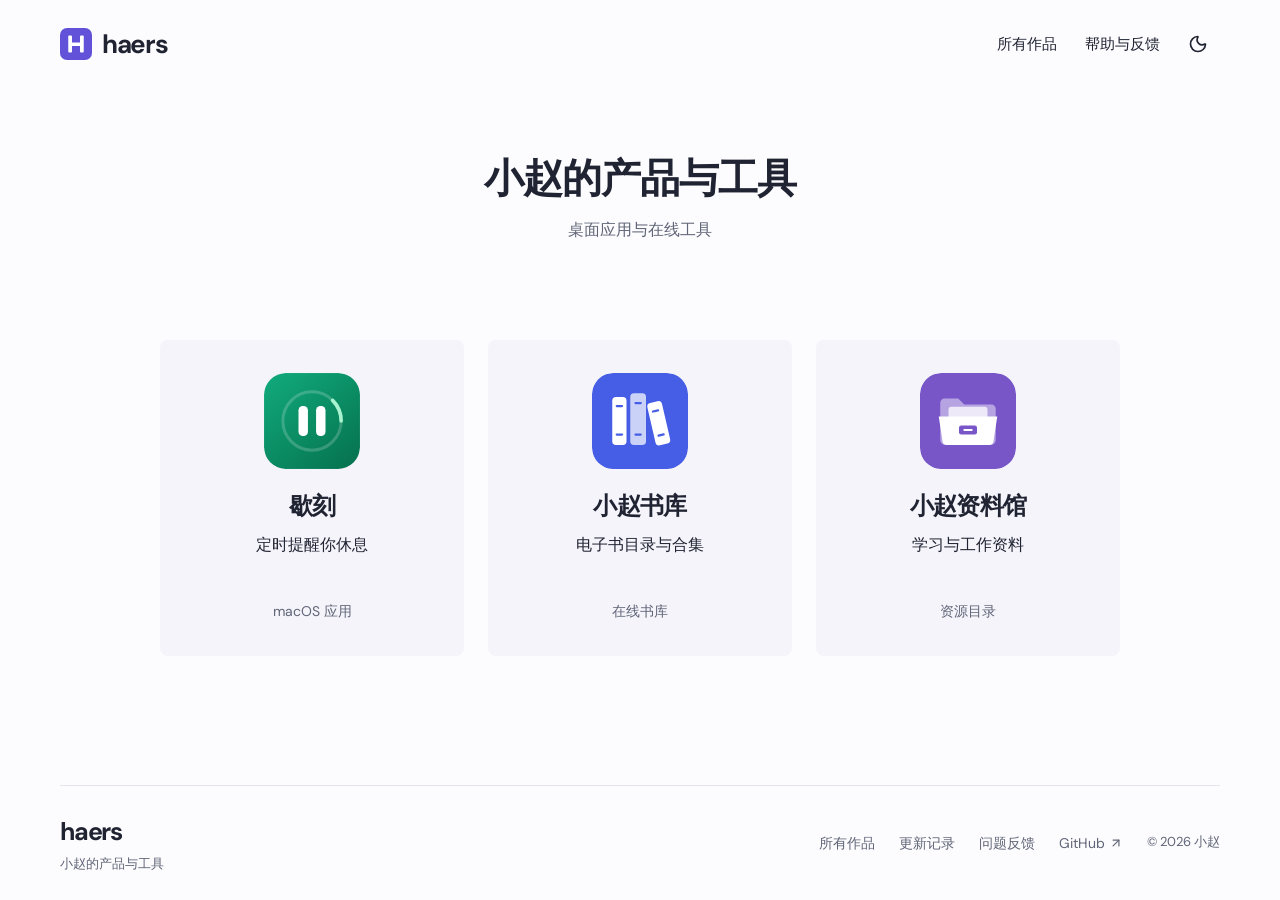
<file: index.html>
<!DOCTYPE html><html lang="zh-CN"><head><meta charSet="utf-8"/><meta name="viewport" content="width=device-width, initial-scale=1"/><link rel="preload" as="image" href="/brand.svg"/><link rel="preload" href="/images/xieke-icon.svg" as="image"/><link rel="preload" href="/images/books-icon.svg" as="image"/><link rel="preload" href="/images/library-icon.svg" as="image"/><link rel="stylesheet" href="/_next/static/chunks/3yepwoymsi00f.css" data-precedence="next"/><link rel="preload" as="script" fetchPriority="low" href="/_next/static/chunks/1new1iqttgfkh.js"/><script src="/_next/static/chunks/209rxbpspm451.js" async=""></script><script src="/_next/static/chunks/3vm8v9a5vieg-.js" async=""></script><script src="/_next/static/chunks/1112yg9kzr73w.js" async=""></script><script src="/_next/static/chunks/turbopack-2u1d16houkiyo.js" async=""></script><script src="/_next/static/chunks/05h20ra0cdnsp.js" async=""></script><title>haers · 小赵的产品与工具</title><meta name="description" content="歇刻、小赵书库和小赵资料馆的介绍、下载入口与使用说明。"/><link rel="canonical" href="https://haers.github.io/"/><meta property="og:title" content="haers · 小赵的产品与工具"/><meta property="og:description" content="歇刻、小赵书库和小赵资料馆的介绍、下载入口与使用说明。"/><meta property="og:url" content="https://haers.github.io/"/><meta property="og:site_name" content="haers"/><meta property="og:locale" content="zh_CN"/><meta property="og:image" content="https://haers.github.io/social.png"/><meta property="og:image:width" content="1200"/><meta property="og:image:height" content="630"/><meta property="og:type" content="website"/><meta name="twitter:card" content="summary_large_image"/><meta name="twitter:title" content="haers · 小赵的产品与工具"/><meta name="twitter:description" content="歇刻、小赵书库和小赵资料馆的介绍、下载入口与使用说明。"/><meta name="twitter:image" content="https://haers.github.io/social.png"/><meta name="twitter:image:width" content="1200"/><meta name="twitter:image:height" content="630"/><link rel="icon" href="/favicon.png?v=715720519ed7"/><link rel="apple-touch-icon" href="/apple-touch-icon.png?v=715720519ed7"/><script>(function(){let t;try{t=localStorage.getItem('haers-theme')}catch{}document.documentElement.dataset.theme=t==='light'||t==='dark'?t:matchMedia('(prefers-color-scheme: dark)').matches?'dark':'light'})()</script><script src="/_next/static/chunks/0cz1d0mv5g_q7.js" noModule=""></script></head><body><div hidden=""><!--$--><!--/$--></div><a class="skip-link" href="#main">跳至正文</a><header class="site-header"><div class="container header-inner"><a class="brand" aria-label="haers 首页" href="/"><img class="brand-mark" src="/brand.svg" width="32" height="32" alt=""/><span>haers</span></a><nav aria-label="主导航"><a href="/products/">所有作品</a><a href="/help/">帮助与反馈</a></nav><div class="header-actions"><button class="icon-button" type="button" aria-label="切换为深色主题"><svg xmlns="http://www.w3.org/2000/svg" width="20" height="20" viewBox="0 0 24 24" fill="none" stroke="currentColor" stroke-width="2" stroke-linecap="round" stroke-linejoin="round" class="lucide lucide-moon" aria-hidden="true"><path d="M20.985 12.486a9 9 0 1 1-9.473-9.472c.405-.022.617.46.402.803a6 6 0 0 0 8.268 8.268c.344-.215.825-.004.803.401"></path></svg></button></div></div></header><main id="main"><div class="container home-page"><header class="home-heading"><h1>小赵的产品与工具</h1><p>桌面应用与在线工具</p></header><div class="product-grid" aria-label="产品列表"><a class="product-tile" aria-labelledby="product-xieke-title" href="/products/xieke/"><span class="product-icon product-icon-xieke" aria-hidden="true"><img src="/images/xieke-icon.svg" width="128" height="128" alt=""/></span><h2 id="product-xieke-title">歇刻</h2><p class="product-tile-description">定时提醒你休息</p><p class="product-tile-category">macOS 应用</p></a><a class="product-tile" aria-labelledby="product-books-title" href="/products/books/"><span class="product-icon product-icon-books" aria-hidden="true"><img src="/images/books-icon.svg" width="128" height="128" alt=""/></span><h2 id="product-books-title">小赵书库</h2><p class="product-tile-description">电子书目录与合集</p><p class="product-tile-category">在线书库</p></a><a class="product-tile" aria-labelledby="product-library-title" href="/products/library/"><span class="product-icon product-icon-library" aria-hidden="true"><img src="/images/library-icon.svg" width="128" height="128" alt=""/></span><h2 id="product-library-title">小赵资料馆</h2><p class="product-tile-description">学习与工作资料</p><p class="product-tile-category">资源目录</p></a></div></div><!--$--><!--/$--></main><footer class="site-footer container"><div><a class="footer-brand" href="/">haers</a><p>小赵的产品与工具</p></div><nav aria-label="页脚导航"><a href="/products/">所有作品</a><a href="/updates/">更新记录</a><a href="/help/#feedback">问题反馈</a><a href="https://github.com/haers">GitHub <svg xmlns="http://www.w3.org/2000/svg" width="14" height="14" viewBox="0 0 24 24" fill="none" stroke="currentColor" stroke-width="2" stroke-linecap="round" stroke-linejoin="round" class="lucide lucide-arrow-up-right" aria-hidden="true"><path d="M7 7h10v10"></path><path d="M7 17 17 7"></path></svg></a></nav><p class="copyright">© <!-- -->2026<!-- --> 小赵</p></footer><script id="_R_">(globalThis["TURBOPACK"] || (globalThis["TURBOPACK"] = [])).push({"otherChunks":["static/chunks/1new1iqttgfkh.js","static/chunks/209rxbpspm451.js","static/chunks/3vm8v9a5vieg-.js","static/chunks/1112yg9kzr73w.js"],"runtimeModuleIds":[66642]});</script><script src="/_next/static/chunks/1new1iqttgfkh.js" async=""></script><script>(self.__next_f=self.__next_f||[]).push([0])</script><script>self.__next_f.push([1,"1:\"$Sreact.fragment\"\n2:\"/_next/static/chunks/05h20ra0cdnsp.js\"\n3:I[93963,[\"$2\"],\"Header\"]\n4:I[61245,[\"$2\"],\"default\"]\n5:I[57571,[\"$2\"],\"default\"]\n6:I[47435,[\"$2\"],\"\"]\n7:I[95639,[\"$2\"],\"default\"]\n9:I[19485,[\"$2\"],\"OutletBoundary\"]\na:\"$Sreact.suspense\"\nc:\"ViewportBoundary\"\nd:I[19485,[\"$2\"],\"$c\"]\nf:\"MetadataBoundary\"\n10:I[19485,[\"$2\"],\"$f\"]\n12:I[34778,[\"$2\"],\"default\",1]\n:HL[\"/_next/static/chunks/3yepwoymsi00f.css\",\"style\"]\n:HL[\"/images/xieke-icon.svg\",\"image\"]\n:HL[\"/images/books-icon.svg\",\"image\"]\n:HL[\"/images/library-icon.svg\",\"image\"]\n"])</script><script>self.__next_f.push([1,"8:[[\"children\",{\"s\":\"__PAGE__\",\"h\":512,\"d\":{\"r\":[\"$\",\"$1\",\"c\",{\"children\":[[\"$\",\"div\",null,{\"className\":\"container home-page\",\"children\":[[\"$\",\"header\",null,{\"className\":\"home-heading\",\"children\":[[\"$\",\"h1\",null,{\"children\":\"小赵的产品与工具\"}],[\"$\",\"p\",null,{\"children\":\"桌面应用与在线工具\"}]]}],[\"$\",\"div\",null,{\"className\":\"product-grid\",\"aria-label\":\"产品列表\",\"children\":[[\"$\",\"$L6\",\"xieke\",{\"className\":\"product-tile\",\"href\":\"/products/xieke/\",\"aria-labelledby\":\"product-xieke-title\",\"children\":[[\"$\",\"span\",null,{\"className\":\"product-icon product-icon-xieke\",\"aria-hidden\":\"true\",\"children\":[\"$\",\"img\",null,{\"src\":\"/images/xieke-icon.svg\",\"width\":128,\"height\":128,\"alt\":\"\"}]}],[\"$\",\"h2\",null,{\"id\":\"product-xieke-title\",\"children\":\"歇刻\"}],[\"$\",\"p\",null,{\"className\":\"product-tile-description\",\"children\":\"定时提醒你休息\"}],[\"$\",\"p\",null,{\"className\":\"product-tile-category\",\"children\":\"macOS 应用\"}]]}],[\"$\",\"$L6\",\"books\",{\"className\":\"product-tile\",\"href\":\"/products/books/\",\"aria-labelledby\":\"product-books-title\",\"children\":[[\"$\",\"span\",null,{\"className\":\"product-icon product-icon-books\",\"aria-hidden\":\"true\",\"children\":[\"$\",\"img\",null,{\"src\":\"/images/books-icon.svg\",\"width\":128,\"height\":128,\"alt\":\"\"}]}],[\"$\",\"h2\",null,{\"id\":\"product-books-title\",\"children\":\"小赵书库\"}],[\"$\",\"p\",null,{\"className\":\"product-tile-description\",\"children\":\"电子书目录与合集\"}],[\"$\",\"p\",null,{\"className\":\"product-tile-category\",\"children\":\"在线书库\"}]]}],[\"$\",\"$L6\",\"library\",{\"className\":\"product-tile\",\"href\":\"/products/library/\",\"aria-labelledby\":\"product-library-title\",\"children\":[[\"$\",\"span\",null,{\"className\":\"product-icon product-icon-library\",\"aria-hidden\":\"true\",\"children\":[\"$\",\"img\",null,{\"src\":\"/images/library-icon.svg\",\"width\":128,\"height\":128,\"alt\":\"\"}]}],[\"$\",\"h2\",null,{\"id\":\"product-library-title\",\"children\":\"小赵资料馆\"}],[\"$\",\"p\",null,{\"className\":\"product-tile-description\",\"children\":\"学习与工作资料\"}],[\"$\",\"p\",null,{\"className\":\"product-tile-category\",\"children\":\"资源目录\"}]]}]]}]]}],null,[\"$\",\"$L9\",null,{\"children\":[\"$\",\"$a\",null,{\"name\":\"Next.MetadataOutlet\",\"children\":\"$@b\"}]}]]}],\"p\":false,\"v\":null}}]]\n"])</script><script>self.__next_f.push([1,"0:{\"P\":null,\"c\":[\"\",\"\"],\"q\":\"\",\"i\":false,\"t\":{\"t\":{\"s\":\"\",\"h\":528,\"d\":{\"r\":[\"$\",\"$1\",\"c\",{\"children\":[[[\"$\",\"link\",\"0\",{\"rel\":\"stylesheet\",\"href\":\"/_next/static/chunks/3yepwoymsi00f.css\",\"precedence\":\"next\",\"crossOrigin\":\"$undefined\",\"nonce\":\"$undefined\"}],[\"$\",\"script\",\"script-0\",{\"src\":\"/_next/static/chunks/05h20ra0cdnsp.js\",\"async\":true,\"nonce\":\"$undefined\"}]],[\"$\",\"html\",null,{\"lang\":\"zh-CN\",\"suppressHydrationWarning\":true,\"children\":[[\"$\",\"head\",null,{\"children\":[\"$\",\"script\",null,{\"dangerouslySetInnerHTML\":{\"__html\":\"(function(){let t;try{t=localStorage.getItem('haers-theme')}catch{}document.documentElement.dataset.theme=t==='light'||t==='dark'?t:matchMedia('(prefers-color-scheme: dark)').matches?'dark':'light'})()\"}}]}],[\"$\",\"body\",null,{\"children\":[[\"$\",\"a\",null,{\"className\":\"skip-link\",\"href\":\"#main\",\"children\":\"跳至正文\"}],[\"$\",\"$L3\",null,{}],[\"$\",\"main\",null,{\"id\":\"main\",\"children\":[\"$\",\"$L4\",null,{\"parallelRouterKey\":\"children\",\"error\":\"$undefined\",\"errorStyles\":\"$undefined\",\"errorScripts\":\"$undefined\",\"template\":[\"$\",\"$L5\",null,{}],\"templateStyles\":\"$undefined\",\"templateScripts\":\"$undefined\",\"notFound\":[[\"$\",\"div\",null,{\"className\":\"container page-content empty-page\",\"children\":[[\"$\",\"p\",null,{\"className\":\"eyebrow\",\"children\":\"404\"}],[\"$\",\"h1\",null,{\"children\":\"页面不存在\"}],[\"$\",\"$L6\",null,{\"className\":\"button button-primary\",\"href\":\"/\",\"children\":[\"$undefined\",[\"$\",\"span\",null,{\"children\":\"回到首页\"}]]}]]}],[]],\"forbidden\":\"$undefined\",\"unauthorized\":\"$undefined\"}]}],[\"$\",\"footer\",null,{\"className\":\"site-footer container\",\"children\":[[\"$\",\"div\",null,{\"children\":[[\"$\",\"$L6\",null,{\"className\":\"footer-brand\",\"href\":\"/\",\"children\":\"haers\"}],[\"$\",\"p\",null,{\"children\":\"小赵的产品与工具\"}]]}],[\"$\",\"nav\",null,{\"aria-label\":\"页脚导航\",\"children\":[[\"$\",\"$L6\",null,{\"href\":\"/products/\",\"children\":\"所有作品\"}],[\"$\",\"$L6\",null,{\"href\":\"/updates/\",\"children\":\"更新记录\"}],[\"$\",\"$L6\",null,{\"href\":\"/help/#feedback\",\"children\":\"问题反馈\"}],[\"$\",\"a\",null,{\"href\":\"https://github.com/haers\",\"children\":[\"GitHub \",[\"$\",\"$L7\",null,{\"ref\":\"$undefined\",\"icon\":{\"name\":\"arrow-up-right\",\"size\":24,\"node\":[[\"path\",{\"d\":\"M7 7h10v10\",\"key\":\"1tivn9\"}],[\"path\",{\"d\":\"M7 17 17 7\",\"key\":\"1vkiza\"}]]},\"className\":\"$undefined\",\"size\":14}]]}]]}],[\"$\",\"p\",null,{\"className\":\"copyright\",\"children\":[\"© \",2026,\" 小赵\"]}]]}]]}]]}]]}],\"p\":false,\"v\":null},\"c\":\"$Q8\"},\"h\":{\"r\":[\"$\",\"$1\",\"h\",{\"children\":[null,[\"$\",\"$Ld\",null,{\"children\":\"$Le\"}],[\"$\",\"$L10\",null,{\"children\":[[\"$\",\"div\",null,{\"hidden\":true,\"children\":[\"$\",\"$a\",null,{\"name\":\"Next.Metadata\",\"children\":\"$L11\"}]}],null]}],null]}],\"p\":false,\"v\":null}},\"m\":\"$undefined\",\"G\":[\"$12\",[[\"$\",\"link\",\"0\",{\"rel\":\"stylesheet\",\"href\":\"/_next/static/chunks/3yepwoymsi00f.css\",\"precedence\":\"next\",\"crossOrigin\":\"$undefined\",\"nonce\":\"$undefined\"}]]],\"S\":true,\"r\":\"$undefined\",\"s\":\"$undefined\",\"a\":\"$undefined\",\"l\":\"$undefined\",\"p\":\"$undefined\",\"d\":\"$undefined\",\"b\":\"P69JUm841U6LOu5JLJoE9\"}\n"])</script><script>self.__next_f.push([1,"e:[[\"$\",\"meta\",\"0\",{\"charSet\":\"utf-8\"}],[\"$\",\"meta\",\"1\",{\"name\":\"viewport\",\"content\":\"width=device-width, initial-scale=1\"}]]\n"])</script><script>self.__next_f.push([1,"13:I[99089,[\"$2\"],\"IconMark\"]\nb:null\n"])</script><script>self.__next_f.push([1,"11:[[\"$\",\"title\",\"0\",{\"children\":\"haers · 小赵的产品与工具\"}],[\"$\",\"meta\",\"1\",{\"name\":\"description\",\"content\":\"歇刻、小赵书库和小赵资料馆的介绍、下载入口与使用说明。\"}],[\"$\",\"link\",\"2\",{\"rel\":\"canonical\",\"href\":\"https://haers.github.io/\"}],[\"$\",\"meta\",\"3\",{\"property\":\"og:title\",\"content\":\"haers · 小赵的产品与工具\"}],[\"$\",\"meta\",\"4\",{\"property\":\"og:description\",\"content\":\"歇刻、小赵书库和小赵资料馆的介绍、下载入口与使用说明。\"}],[\"$\",\"meta\",\"5\",{\"property\":\"og:url\",\"content\":\"https://haers.github.io/\"}],[\"$\",\"meta\",\"6\",{\"property\":\"og:site_name\",\"content\":\"haers\"}],[\"$\",\"meta\",\"7\",{\"property\":\"og:locale\",\"content\":\"zh_CN\"}],[\"$\",\"meta\",\"8\",{\"property\":\"og:image\",\"content\":\"https://haers.github.io/social.png\"}],[\"$\",\"meta\",\"9\",{\"property\":\"og:image:width\",\"content\":\"1200\"}],[\"$\",\"meta\",\"10\",{\"property\":\"og:image:height\",\"content\":\"630\"}],[\"$\",\"meta\",\"11\",{\"property\":\"og:type\",\"content\":\"website\"}],[\"$\",\"meta\",\"12\",{\"name\":\"twitter:card\",\"content\":\"summary_large_image\"}],[\"$\",\"meta\",\"13\",{\"name\":\"twitter:title\",\"content\":\"haers · 小赵的产品与工具\"}],[\"$\",\"meta\",\"14\",{\"name\":\"twitter:description\",\"content\":\"歇刻、小赵书库和小赵资料馆的介绍、下载入口与使用说明。\"}],[\"$\",\"meta\",\"15\",{\"name\":\"twitter:image\",\"content\":\"https://haers.github.io/social.png\"}],[\"$\",\"meta\",\"16\",{\"name\":\"twitter:image:width\",\"content\":\"1200\"}],[\"$\",\"meta\",\"17\",{\"name\":\"twitter:image:height\",\"content\":\"630\"}],[\"$\",\"link\",\"18\",{\"rel\":\"icon\",\"href\":\"/favicon.png?v=715720519ed7\"}],[\"$\",\"link\",\"19\",{\"rel\":\"apple-touch-icon\",\"href\":\"/apple-touch-icon.png?v=715720519ed7\"}],[\"$\",\"$L13\",\"20\",{}]]\n"])</script></body></html>
</file>
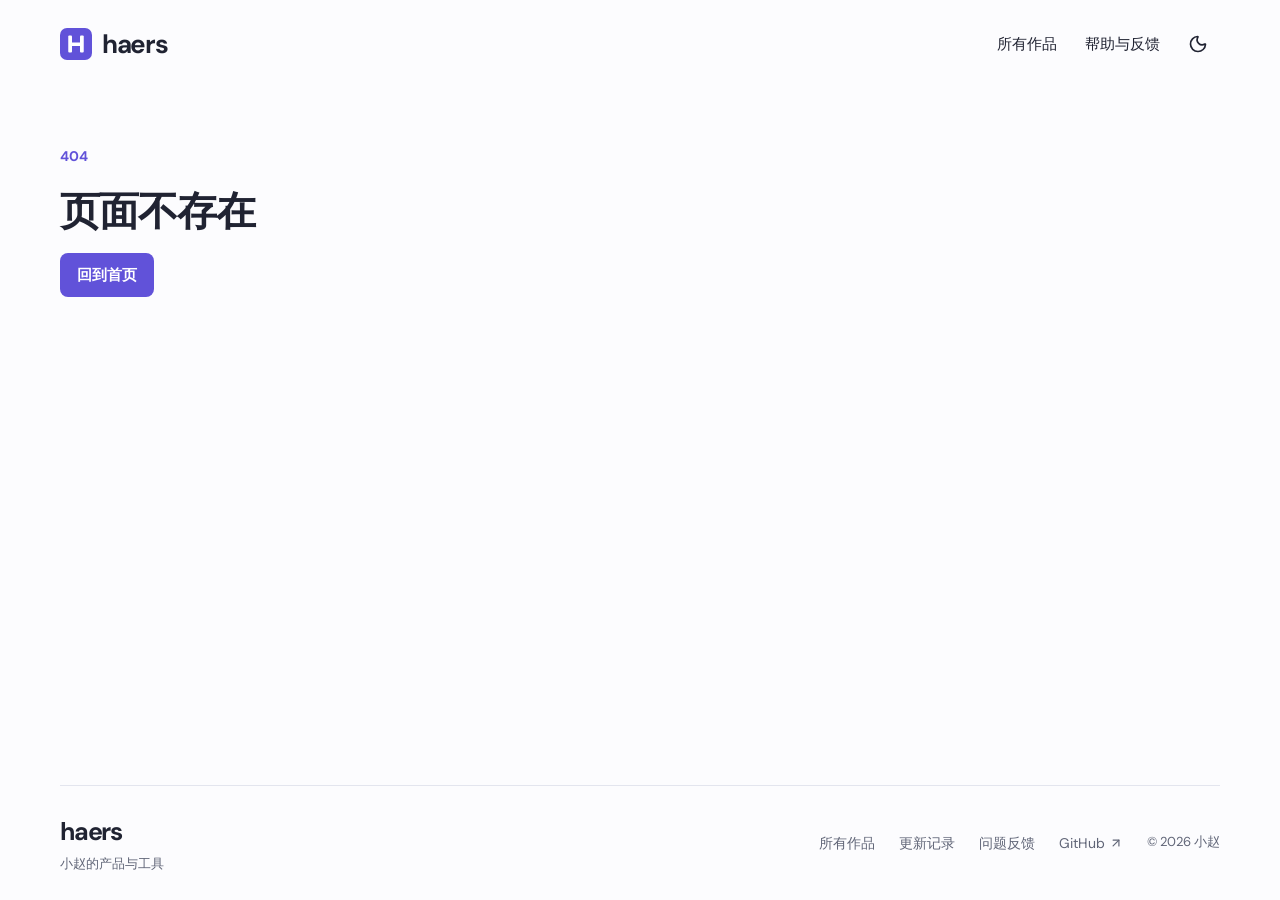
<file: 404/index.html>
<!DOCTYPE html><html lang="zh-CN"><head><meta charSet="utf-8"/><meta name="viewport" content="width=device-width, initial-scale=1"/><link rel="preload" as="image" href="/brand.svg"/><link rel="stylesheet" href="/_next/static/chunks/3yepwoymsi00f.css" data-precedence="next"/><link rel="preload" as="script" fetchPriority="low" href="/_next/static/chunks/1new1iqttgfkh.js"/><script src="/_next/static/chunks/209rxbpspm451.js" async=""></script><script src="/_next/static/chunks/3vm8v9a5vieg-.js" async=""></script><script src="/_next/static/chunks/1112yg9kzr73w.js" async=""></script><script src="/_next/static/chunks/turbopack-2u1d16houkiyo.js" async=""></script><script src="/_next/static/chunks/05h20ra0cdnsp.js" async=""></script><meta name="robots" content="noindex"/><title>haers · 小赵的产品与工具</title><meta name="description" content="歇刻、小赵书库和小赵资料馆的介绍、下载入口与使用说明。"/><meta property="og:title" content="haers · 小赵的产品与工具"/><meta property="og:description" content="歇刻、小赵书库和小赵资料馆的介绍、下载入口与使用说明。"/><meta property="og:url" content="https://haers.github.io/"/><meta property="og:site_name" content="haers"/><meta property="og:locale" content="zh_CN"/><meta property="og:image" content="https://haers.github.io/social.png"/><meta property="og:image:width" content="1200"/><meta property="og:image:height" content="630"/><meta property="og:type" content="website"/><meta name="twitter:card" content="summary_large_image"/><meta name="twitter:title" content="haers · 小赵的产品与工具"/><meta name="twitter:description" content="歇刻、小赵书库和小赵资料馆的介绍、下载入口与使用说明。"/><meta name="twitter:image" content="https://haers.github.io/social.png"/><meta name="twitter:image:width" content="1200"/><meta name="twitter:image:height" content="630"/><link rel="icon" href="/favicon.png?v=715720519ed7"/><link rel="apple-touch-icon" href="/apple-touch-icon.png?v=715720519ed7"/><script>(function(){let t;try{t=localStorage.getItem('haers-theme')}catch{}document.documentElement.dataset.theme=t==='light'||t==='dark'?t:matchMedia('(prefers-color-scheme: dark)').matches?'dark':'light'})()</script><script src="/_next/static/chunks/0cz1d0mv5g_q7.js" noModule=""></script></head><body><div hidden=""><!--$--><!--/$--></div><a class="skip-link" href="#main">跳至正文</a><header class="site-header"><div class="container header-inner"><a class="brand" aria-label="haers 首页" href="/"><img class="brand-mark" src="/brand.svg" width="32" height="32" alt=""/><span>haers</span></a><nav aria-label="主导航"><a href="/products/">所有作品</a><a href="/help/">帮助与反馈</a></nav><div class="header-actions"><button class="icon-button" type="button" aria-label="切换为深色主题"><svg xmlns="http://www.w3.org/2000/svg" width="20" height="20" viewBox="0 0 24 24" fill="none" stroke="currentColor" stroke-width="2" stroke-linecap="round" stroke-linejoin="round" class="lucide lucide-moon" aria-hidden="true"><path d="M20.985 12.486a9 9 0 1 1-9.473-9.472c.405-.022.617.46.402.803a6 6 0 0 0 8.268 8.268c.344-.215.825-.004.803.401"></path></svg></button></div></div></header><main id="main"><div class="container page-content empty-page"><p class="eyebrow">404</p><h1>页面不存在</h1><a class="button button-primary" href="/"><span>回到首页</span></a></div><!--$--><!--/$--></main><footer class="site-footer container"><div><a class="footer-brand" href="/">haers</a><p>小赵的产品与工具</p></div><nav aria-label="页脚导航"><a href="/products/">所有作品</a><a href="/updates/">更新记录</a><a href="/help/#feedback">问题反馈</a><a href="https://github.com/haers">GitHub <svg xmlns="http://www.w3.org/2000/svg" width="14" height="14" viewBox="0 0 24 24" fill="none" stroke="currentColor" stroke-width="2" stroke-linecap="round" stroke-linejoin="round" class="lucide lucide-arrow-up-right" aria-hidden="true"><path d="M7 7h10v10"></path><path d="M7 17 17 7"></path></svg></a></nav><p class="copyright">© <!-- -->2026<!-- --> 小赵</p></footer><script id="_R_">(globalThis["TURBOPACK"] || (globalThis["TURBOPACK"] = [])).push({"otherChunks":["static/chunks/1new1iqttgfkh.js","static/chunks/209rxbpspm451.js","static/chunks/3vm8v9a5vieg-.js","static/chunks/1112yg9kzr73w.js"],"runtimeModuleIds":[66642]});</script><script src="/_next/static/chunks/1new1iqttgfkh.js" async=""></script><script>(self.__next_f=self.__next_f||[]).push([0])</script><script>self.__next_f.push([1,"1:\"$Sreact.fragment\"\n2:\"/_next/static/chunks/05h20ra0cdnsp.js\"\n3:I[93963,[\"$2\"],\"Header\"]\n4:I[61245,[\"$2\"],\"default\"]\n5:I[57571,[\"$2\"],\"default\"]\n6:I[47435,[\"$2\"],\"\"]\n7:I[95639,[\"$2\"],\"default\"]\nb:I[19485,[\"$2\"],\"OutletBoundary\"]\nc:\"$Sreact.suspense\"\ne:\"ViewportBoundary\"\nf:I[19485,[\"$2\"],\"$e\"]\n11:\"MetadataBoundary\"\n12:I[19485,[\"$2\"],\"$11\"]\n14:I[34778,[\"$2\"],\"default\",1]\n:HL[\"/_next/static/chunks/3yepwoymsi00f.css\",\"style\"]\n9:X\na:[[\"children\",{\"s\":\"__PAGE__\",\"h\":512,\"d\":{\"r\":[\"$\",\"$1\",\"c\",{\"children\":[[\"$\",\"div\",null,{\"className\":\"container page-content empty-page\",\"children\":[[\"$\",\"p\",null,{\"className\":\"eyebrow\",\"children\":\"404\"}],[\"$\",\"h1\",null,{\"children\":\"页面不存在\"}],[\"$\",\"$L6\",null,{\"className\":\"button button-primary\",\"href\":\"/\",\"children\":[\"$undefined\",[\"$\",\"span\",null,{\"children\":\"回到首页\"}]]}]]}],null,[\"$\",\"$Lb\",null,{\"children\":[\"$\",\"$c\",null,{\"name\":\"Next.MetadataOutlet\",\"children\":\"$@d\"}]}]]}],\"p\":false,\"v\":null}}]]\n8:[[\"children\",{\"s\":\"/_not-found\",\"h\":512,\"d\":{\"r\":[\"$\",\"$1\",\"c\",{\"children\":[null,[\"$\",\"$L4\",null,{\"parallelRouterKey\":\"children\",\"error\":\"$undefined\",\"errorStyles\":\"$undefined\",\"errorScripts\":\"$undefined\",\"template\":[\"$\",\"$L5\",null,{}],\"templateStyles\":\"$undefined\",\"templateScripts\":\"$undefined\",\"notFound\":\"$undefined\",\"forbidden\":\"$undefined\",\"unauthorized\":\"$undefined\"}]]}],\"p\":false,\"v\":\"$9\"},\"c\":\"$Qa\"}]]\n"])</script><script>self.__next_f.push([1,"0:{\"P\":null,\"c\":[\"\",\"_not-found\",\"\"],\"q\":\"\",\"i\":false,\"t\":{\"t\":{\"s\":\"\",\"h\":528,\"d\":{\"r\":[\"$\",\"$1\",\"c\",{\"children\":[[[\"$\",\"link\",\"0\",{\"rel\":\"stylesheet\",\"href\":\"/_next/static/chunks/3yepwoymsi00f.css\",\"precedence\":\"next\",\"crossOrigin\":\"$undefined\",\"nonce\":\"$undefined\"}],[\"$\",\"script\",\"script-0\",{\"src\":\"/_next/static/chunks/05h20ra0cdnsp.js\",\"async\":true,\"nonce\":\"$undefined\"}]],[\"$\",\"html\",null,{\"lang\":\"zh-CN\",\"suppressHydrationWarning\":true,\"children\":[[\"$\",\"head\",null,{\"children\":[\"$\",\"script\",null,{\"dangerouslySetInnerHTML\":{\"__html\":\"(function(){let t;try{t=localStorage.getItem('haers-theme')}catch{}document.documentElement.dataset.theme=t==='light'||t==='dark'?t:matchMedia('(prefers-color-scheme: dark)').matches?'dark':'light'})()\"}}]}],[\"$\",\"body\",null,{\"children\":[[\"$\",\"a\",null,{\"className\":\"skip-link\",\"href\":\"#main\",\"children\":\"跳至正文\"}],[\"$\",\"$L3\",null,{}],[\"$\",\"main\",null,{\"id\":\"main\",\"children\":[\"$\",\"$L4\",null,{\"parallelRouterKey\":\"children\",\"error\":\"$undefined\",\"errorStyles\":\"$undefined\",\"errorScripts\":\"$undefined\",\"template\":[\"$\",\"$L5\",null,{}],\"templateStyles\":\"$undefined\",\"templateScripts\":\"$undefined\",\"notFound\":[[\"$\",\"div\",null,{\"className\":\"container page-content empty-page\",\"children\":[[\"$\",\"p\",null,{\"className\":\"eyebrow\",\"children\":\"404\"}],[\"$\",\"h1\",null,{\"children\":\"页面不存在\"}],[\"$\",\"$L6\",null,{\"className\":\"button button-primary\",\"href\":\"/\",\"children\":[\"$undefined\",[\"$\",\"span\",null,{\"children\":\"回到首页\"}]]}]]}],[]],\"forbidden\":\"$undefined\",\"unauthorized\":\"$undefined\"}]}],[\"$\",\"footer\",null,{\"className\":\"site-footer container\",\"children\":[[\"$\",\"div\",null,{\"children\":[[\"$\",\"$L6\",null,{\"className\":\"footer-brand\",\"href\":\"/\",\"children\":\"haers\"}],[\"$\",\"p\",null,{\"children\":\"小赵的产品与工具\"}]]}],[\"$\",\"nav\",null,{\"aria-label\":\"页脚导航\",\"children\":[[\"$\",\"$L6\",null,{\"href\":\"/products/\",\"children\":\"所有作品\"}],[\"$\",\"$L6\",null,{\"href\":\"/updates/\",\"children\":\"更新记录\"}],[\"$\",\"$L6\",null,{\"href\":\"/help/#feedback\",\"children\":\"问题反馈\"}],[\"$\",\"a\",null,{\"href\":\"https://github.com/haers\",\"children\":[\"GitHub \",[\"$\",\"$L7\",null,{\"ref\":\"$undefined\",\"icon\":{\"name\":\"arrow-up-right\",\"size\":24,\"node\":[[\"path\",{\"d\":\"M7 7h10v10\",\"key\":\"1tivn9\"}],[\"path\",{\"d\":\"M7 17 17 7\",\"key\":\"1vkiza\"}]]},\"className\":\"$undefined\",\"size\":14}]]}]]}],[\"$\",\"p\",null,{\"className\":\"copyright\",\"children\":[\"© \",2026,\" 小赵\"]}]]}]]}]]}]]}],\"p\":false,\"v\":null},\"c\":\"$Q8\"},\"h\":{\"r\":[\"$\",\"$1\",\"h\",{\"children\":[[\"$\",\"meta\",null,{\"name\":\"robots\",\"content\":\"noindex\"}],[\"$\",\"$Lf\",null,{\"children\":\"$L10\"}],[\"$\",\"$L12\",null,{\"children\":[[\"$\",\"div\",null,{\"hidden\":true,\"children\":[\"$\",\"$c\",null,{\"name\":\"Next.Metadata\",\"children\":\"$L13\"}]}],null]}],null]}],\"p\":false,\"v\":null}},\"m\":\"$undefined\",\"G\":[\"$14\",[[\"$\",\"link\",\"0\",{\"rel\":\"stylesheet\",\"href\":\"/_next/static/chunks/3yepwoymsi00f.css\",\"precedence\":\"next\",\"crossOrigin\":\"$undefined\",\"nonce\":\"$undefined\"}]]],\"S\":true,\"r\":\"$undefined\",\"s\":\"$undefined\",\"a\":\"$undefined\",\"l\":\"$undefined\",\"p\":\"$undefined\",\"d\":\"$undefined\",\"b\":\"P69JUm841U6LOu5JLJoE9\"}\n"])</script><script>self.__next_f.push([1,"9:C\n10:[[\"$\",\"meta\",\"0\",{\"charSet\":\"utf-8\"}],[\"$\",\"meta\",\"1\",{\"name\":\"viewport\",\"content\":\"width=device-width, initial-scale=1\"}]]\n"])</script><script>self.__next_f.push([1,"15:I[99089,[\"$2\"],\"IconMark\"]\nd:null\n"])</script><script>self.__next_f.push([1,"13:[[\"$\",\"title\",\"0\",{\"children\":\"haers · 小赵的产品与工具\"}],[\"$\",\"meta\",\"1\",{\"name\":\"description\",\"content\":\"歇刻、小赵书库和小赵资料馆的介绍、下载入口与使用说明。\"}],[\"$\",\"meta\",\"2\",{\"property\":\"og:title\",\"content\":\"haers · 小赵的产品与工具\"}],[\"$\",\"meta\",\"3\",{\"property\":\"og:description\",\"content\":\"歇刻、小赵书库和小赵资料馆的介绍、下载入口与使用说明。\"}],[\"$\",\"meta\",\"4\",{\"property\":\"og:url\",\"content\":\"https://haers.github.io/\"}],[\"$\",\"meta\",\"5\",{\"property\":\"og:site_name\",\"content\":\"haers\"}],[\"$\",\"meta\",\"6\",{\"property\":\"og:locale\",\"content\":\"zh_CN\"}],[\"$\",\"meta\",\"7\",{\"property\":\"og:image\",\"content\":\"https://haers.github.io/social.png\"}],[\"$\",\"meta\",\"8\",{\"property\":\"og:image:width\",\"content\":\"1200\"}],[\"$\",\"meta\",\"9\",{\"property\":\"og:image:height\",\"content\":\"630\"}],[\"$\",\"meta\",\"10\",{\"property\":\"og:type\",\"content\":\"website\"}],[\"$\",\"meta\",\"11\",{\"name\":\"twitter:card\",\"content\":\"summary_large_image\"}],[\"$\",\"meta\",\"12\",{\"name\":\"twitter:title\",\"content\":\"haers · 小赵的产品与工具\"}],[\"$\",\"meta\",\"13\",{\"name\":\"twitter:description\",\"content\":\"歇刻、小赵书库和小赵资料馆的介绍、下载入口与使用说明。\"}],[\"$\",\"meta\",\"14\",{\"name\":\"twitter:image\",\"content\":\"https://haers.github.io/social.png\"}],[\"$\",\"meta\",\"15\",{\"name\":\"twitter:image:width\",\"content\":\"1200\"}],[\"$\",\"meta\",\"16\",{\"name\":\"twitter:image:height\",\"content\":\"630\"}],[\"$\",\"link\",\"17\",{\"rel\":\"icon\",\"href\":\"/favicon.png?v=715720519ed7\"}],[\"$\",\"link\",\"18\",{\"rel\":\"apple-touch-icon\",\"href\":\"/apple-touch-icon.png?v=715720519ed7\"}],[\"$\",\"$L15\",\"19\",{}]]\n"])</script></body></html>
</file>
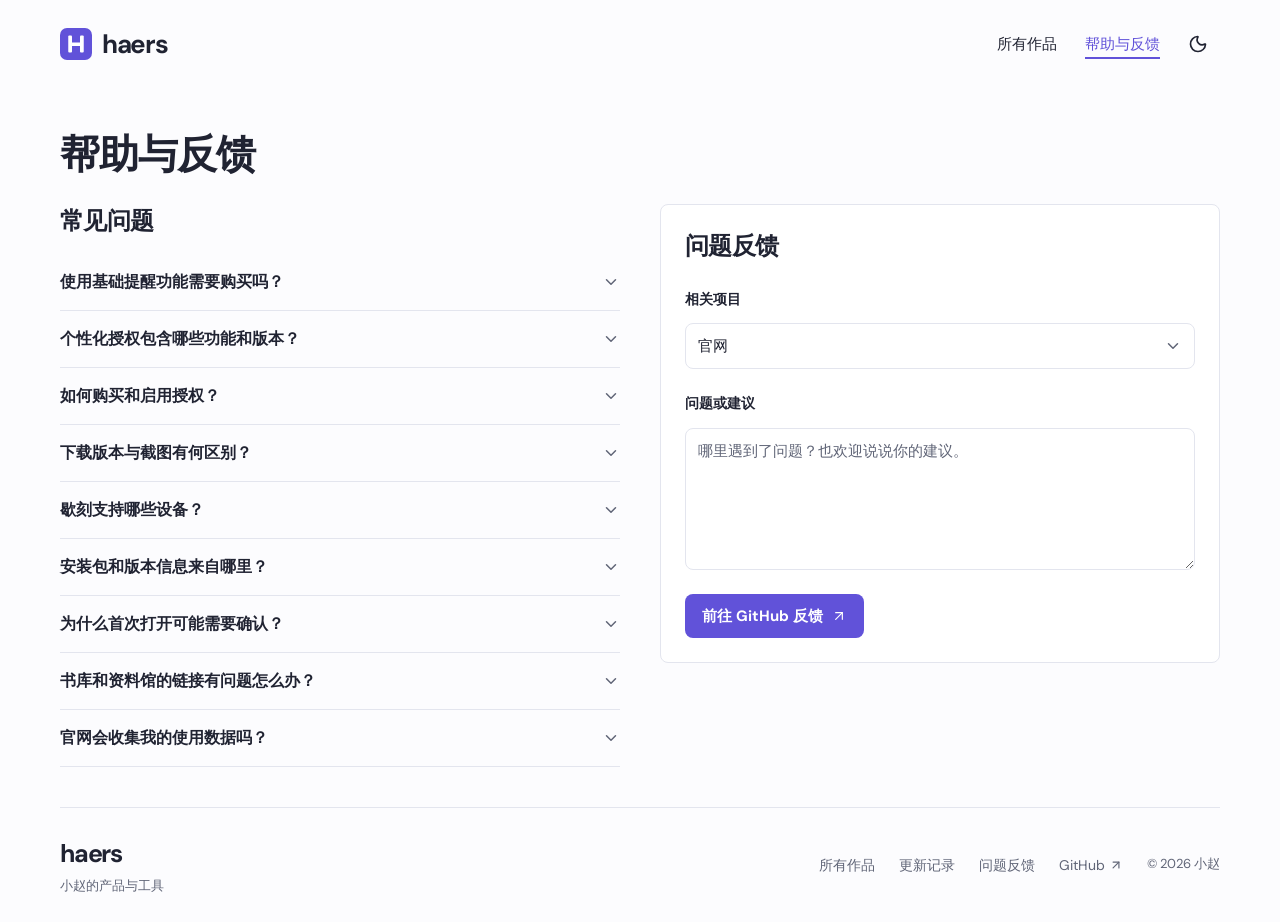
<file: help/index.html>
<!DOCTYPE html><html lang="zh-CN"><head><meta charSet="utf-8"/><meta name="viewport" content="width=device-width, initial-scale=1"/><link rel="preload" as="image" href="/brand.svg"/><link rel="stylesheet" href="/_next/static/chunks/3yepwoymsi00f.css" data-precedence="next"/><link rel="preload" as="script" fetchPriority="low" href="/_next/static/chunks/1new1iqttgfkh.js"/><script src="/_next/static/chunks/209rxbpspm451.js" async=""></script><script src="/_next/static/chunks/3vm8v9a5vieg-.js" async=""></script><script src="/_next/static/chunks/1112yg9kzr73w.js" async=""></script><script src="/_next/static/chunks/turbopack-2u1d16houkiyo.js" async=""></script><script src="/_next/static/chunks/05h20ra0cdnsp.js" async=""></script><script src="/_next/static/chunks/1eaixt_j-q6k3.js" async=""></script><script src="/_next/static/chunks/1yi9k-2tzxv3c.js" async=""></script><title>帮助与反馈 · haers</title><meta name="description" content="下载、安装、个性化授权、资源访问与问题反馈的常见说明。"/><link rel="canonical" href="https://haers.github.io/help/"/><meta property="og:title" content="帮助与反馈 · haers"/><meta property="og:description" content="下载、安装、个性化授权、资源访问与问题反馈的常见说明。"/><meta property="og:url" content="https://haers.github.io/help/"/><meta property="og:site_name" content="haers"/><meta property="og:locale" content="zh_CN"/><meta property="og:image" content="https://haers.github.io/social.png"/><meta property="og:type" content="website"/><meta name="twitter:card" content="summary_large_image"/><meta name="twitter:title" content="帮助与反馈 · haers"/><meta name="twitter:description" content="下载、安装、个性化授权、资源访问与问题反馈的常见说明。"/><meta name="twitter:image" content="https://haers.github.io/social.png"/><link rel="icon" href="/favicon.png?v=715720519ed7"/><link rel="apple-touch-icon" href="/apple-touch-icon.png?v=715720519ed7"/><script>(function(){let t;try{t=localStorage.getItem('haers-theme')}catch{}document.documentElement.dataset.theme=t==='light'||t==='dark'?t:matchMedia('(prefers-color-scheme: dark)').matches?'dark':'light'})()</script><script src="/_next/static/chunks/0cz1d0mv5g_q7.js" noModule=""></script></head><body><div hidden=""><!--$--><!--/$--></div><a class="skip-link" href="#main">跳至正文</a><header class="site-header"><div class="container header-inner"><a class="brand" aria-label="haers 首页" href="/"><img class="brand-mark" src="/brand.svg" width="32" height="32" alt=""/><span>haers</span></a><nav aria-label="主导航"><a href="/products/">所有作品</a><a aria-current="page" href="/help/">帮助与反馈</a></nav><div class="header-actions"><button class="icon-button" type="button" aria-label="切换为深色主题"><svg xmlns="http://www.w3.org/2000/svg" width="20" height="20" viewBox="0 0 24 24" fill="none" stroke="currentColor" stroke-width="2" stroke-linecap="round" stroke-linejoin="round" class="lucide lucide-moon" aria-hidden="true"><path d="M20.985 12.486a9 9 0 1 1-9.473-9.472c.405-.022.617.46.402.803a6 6 0 0 0 8.268 8.268c.344-.215.825-.004.803.401"></path></svg></button></div></div></header><main id="main"><div class="container page-content"><header class="page-heading"><div class="page-heading-identity"><h1>帮助与反馈</h1></div></header><div class="help-layout"><section aria-labelledby="faq-title"><h2 id="faq-title">常见问题</h2><div class="faq-list" data-orientation="vertical"><div data-state="closed" data-orientation="vertical" class="faq-item"><h3 data-orientation="vertical" data-state="closed" class="faq-heading"><button type="button" aria-controls="radix-_R_hj5fiutb_" aria-expanded="false" data-state="closed" data-orientation="vertical" id="radix-_R_1j5fiutb_" class="faq-trigger" data-radix-collection-item=""><span>使用基础提醒功能需要购买吗？</span><svg xmlns="http://www.w3.org/2000/svg" width="18" height="18" viewBox="0 0 24 24" fill="none" stroke="currentColor" stroke-width="2" stroke-linecap="round" stroke-linejoin="round" class="lucide lucide-chevron-down" aria-hidden="true"><path d="m6 9 6 6 6-6"></path></svg></button></h3><div data-state="closed" id="radix-_R_hj5fiutb_" role="region" aria-labelledby="radix-_R_1j5fiutb_" data-orientation="vertical" class="faq-content" style="--radix-accordion-content-height:var(--radix-collapsible-content-height);--radix-accordion-content-width:var(--radix-collapsible-content-width)"><p>免费版包含日常提醒、时间安排、菜单栏控制与纯色背景。自定义图片需要个性化授权。</p></div></div><div data-state="closed" data-orientation="vertical" class="faq-item"><h3 data-orientation="vertical" data-state="closed" class="faq-heading"><button type="button" aria-controls="radix-_R_ij5fiutb_" aria-expanded="false" data-state="closed" data-orientation="vertical" id="radix-_R_2j5fiutb_" class="faq-trigger" data-radix-collection-item=""><span>个性化授权包含哪些功能和版本？</span><svg xmlns="http://www.w3.org/2000/svg" width="18" height="18" viewBox="0 0 24 24" fill="none" stroke="currentColor" stroke-width="2" stroke-linecap="round" stroke-linejoin="round" class="lucide lucide-chevron-down" aria-hidden="true"><path d="m6 9 6 6 6-6"></path></svg></button></h3><div data-state="closed" id="radix-_R_ij5fiutb_" role="region" aria-labelledby="radix-_R_2j5fiutb_" data-orientation="vertical" class="faq-content" style="--radix-accordion-content-height:var(--radix-collapsible-content-height);--radix-accordion-content-width:var(--radix-collapsible-content-width)"><p>激活后可使用主界面与休息窗口的自定义图片背景，以及图片适配、构图、缩放和明暗遮罩。支持永久或限时授权，授权码标明期限与适用版本；第 2 大版本内更新可继续使用有效授权。</p></div></div><div data-state="closed" data-orientation="vertical" class="faq-item"><h3 data-orientation="vertical" data-state="closed" class="faq-heading"><button type="button" aria-controls="radix-_R_jj5fiutb_" aria-expanded="false" data-state="closed" data-orientation="vertical" id="radix-_R_3j5fiutb_" class="faq-trigger" data-radix-collection-item=""><span>如何购买和启用授权？</span><svg xmlns="http://www.w3.org/2000/svg" width="18" height="18" viewBox="0 0 24 24" fill="none" stroke="currentColor" stroke-width="2" stroke-linecap="round" stroke-linejoin="round" class="lucide lucide-chevron-down" aria-hidden="true"><path d="m6 9 6 6 6-6"></path></svg></button></h3><div data-state="closed" id="radix-_R_jj5fiutb_" role="region" aria-labelledby="radix-_R_3j5fiutb_" data-orientation="vertical" class="faq-content" style="--radix-accordion-content-height:var(--radix-collapsible-content-height);--radix-accordion-content-width:var(--radix-collapsible-content-width)"><p>通过本页的联系作者入口咨询价格和期限。作者提供含授权码与说明的 TXT 文件，在歇刻的“关于 → 授权与购买”中输入授权码，联网激活本机。有效凭证最长可离线使用 30 天，且不超过授权到期；换机先在旧机撤销，再在新机激活，旧机不可用时可联系作者处理。</p></div></div><div data-state="closed" data-orientation="vertical" class="faq-item"><h3 data-orientation="vertical" data-state="closed" class="faq-heading"><button type="button" aria-controls="radix-_R_kj5fiutb_" aria-expanded="false" data-state="closed" data-orientation="vertical" id="radix-_R_4j5fiutb_" class="faq-trigger" data-radix-collection-item=""><span>下载版本与截图有何区别？</span><svg xmlns="http://www.w3.org/2000/svg" width="18" height="18" viewBox="0 0 24 24" fill="none" stroke="currentColor" stroke-width="2" stroke-linecap="round" stroke-linejoin="round" class="lucide lucide-chevron-down" aria-hidden="true"><path d="m6 9 6 6 6-6"></path></svg></button></h3><div data-state="closed" id="radix-_R_kj5fiutb_" role="region" aria-labelledby="radix-_R_4j5fiutb_" data-orientation="vertical" class="faq-content" style="--radix-accordion-content-height:var(--radix-collapsible-content-height);--radix-accordion-content-width:var(--radix-collapsible-content-width)"><p>截图展示主要功能。当前公开下载为 2.0.0-alpha.68。当前预览包已包含图片背景功能，激活个性化授权后可用；期限与价格请联系作者确认。</p></div></div><div data-state="closed" data-orientation="vertical" class="faq-item"><h3 data-orientation="vertical" data-state="closed" class="faq-heading"><button type="button" aria-controls="radix-_R_lj5fiutb_" aria-expanded="false" data-state="closed" data-orientation="vertical" id="radix-_R_5j5fiutb_" class="faq-trigger" data-radix-collection-item=""><span>歇刻支持哪些设备？</span><svg xmlns="http://www.w3.org/2000/svg" width="18" height="18" viewBox="0 0 24 24" fill="none" stroke="currentColor" stroke-width="2" stroke-linecap="round" stroke-linejoin="round" class="lucide lucide-chevron-down" aria-hidden="true"><path d="m6 9 6 6 6-6"></path></svg></button></h3><div data-state="closed" id="radix-_R_lj5fiutb_" role="region" aria-labelledby="radix-_R_5j5fiutb_" data-orientation="vertical" class="faq-content" style="--radix-accordion-content-height:var(--radix-collapsible-content-height);--radix-accordion-content-width:var(--radix-collapsible-content-width)"><p>当前公开预览版支持 macOS 14 及以上的 Apple Silicon Mac。下载前请核对产品页的系统与芯片要求。</p></div></div><div data-state="closed" data-orientation="vertical" class="faq-item"><h3 data-orientation="vertical" data-state="closed" class="faq-heading"><button type="button" aria-controls="radix-_R_mj5fiutb_" aria-expanded="false" data-state="closed" data-orientation="vertical" id="radix-_R_6j5fiutb_" class="faq-trigger" data-radix-collection-item=""><span>安装包和版本信息来自哪里？</span><svg xmlns="http://www.w3.org/2000/svg" width="18" height="18" viewBox="0 0 24 24" fill="none" stroke="currentColor" stroke-width="2" stroke-linecap="round" stroke-linejoin="round" class="lucide lucide-chevron-down" aria-hidden="true"><path d="m6 9 6 6 6-6"></path></svg></button></h3><div data-state="closed" id="radix-_R_mj5fiutb_" role="region" aria-labelledby="radix-_R_6j5fiutb_" data-orientation="vertical" class="faq-content" style="--radix-accordion-content-height:var(--radix-collapsible-content-height);--radix-accordion-content-width:var(--radix-collapsible-content-width)"><p>安装包由 haers/zhao-xieke-releases 公开发行仓提供。官网展示核对后的版本快照，下载入口指向相应版本文件；历史版本可从 GitHub Releases 查看。</p></div></div><div data-state="closed" data-orientation="vertical" class="faq-item"><h3 data-orientation="vertical" data-state="closed" class="faq-heading"><button type="button" aria-controls="radix-_R_nj5fiutb_" aria-expanded="false" data-state="closed" data-orientation="vertical" id="radix-_R_7j5fiutb_" class="faq-trigger" data-radix-collection-item=""><span>为什么首次打开可能需要确认？</span><svg xmlns="http://www.w3.org/2000/svg" width="18" height="18" viewBox="0 0 24 24" fill="none" stroke="currentColor" stroke-width="2" stroke-linecap="round" stroke-linejoin="round" class="lucide lucide-chevron-down" aria-hidden="true"><path d="m6 9 6 6 6-6"></path></svg></button></h3><div data-state="closed" id="radix-_R_nj5fiutb_" role="region" aria-labelledby="radix-_R_7j5fiutb_" data-orientation="vertical" class="faq-content" style="--radix-accordion-content-height:var(--radix-collapsible-content-height);--radix-accordion-content-width:var(--radix-collapsible-content-width)"><p>当前歇刻属于 ad-hoc 签名预览版，尚未经过 Apple 公证。请先核对下载来源，再根据 macOS 的提示处理。遇到无法启动的问题，可以附上系统版本和提示内容反馈。</p></div></div><div data-state="closed" data-orientation="vertical" class="faq-item"><h3 data-orientation="vertical" data-state="closed" class="faq-heading"><button type="button" aria-controls="radix-_R_oj5fiutb_" aria-expanded="false" data-state="closed" data-orientation="vertical" id="radix-_R_8j5fiutb_" class="faq-trigger" data-radix-collection-item=""><span>书库和资料馆的链接有问题怎么办？</span><svg xmlns="http://www.w3.org/2000/svg" width="18" height="18" viewBox="0 0 24 24" fill="none" stroke="currentColor" stroke-width="2" stroke-linecap="round" stroke-linejoin="round" class="lucide lucide-chevron-down" aria-hidden="true"><path d="m6 9 6 6 6-6"></path></svg></button></h3><div data-state="closed" id="radix-_R_oj5fiutb_" role="region" aria-labelledby="radix-_R_8j5fiutb_" data-orientation="vertical" class="faq-content" style="--radix-accordion-content-height:var(--radix-collapsible-content-height);--radix-accordion-content-width:var(--radix-collapsible-content-width)"><p>可以在相应网站的反馈入口提交，也可以在下方选择对应项目，附上具体页面和问题描述。</p></div></div><div data-state="closed" data-orientation="vertical" class="faq-item"><h3 data-orientation="vertical" data-state="closed" class="faq-heading"><button type="button" aria-controls="radix-_R_pj5fiutb_" aria-expanded="false" data-state="closed" data-orientation="vertical" id="radix-_R_9j5fiutb_" class="faq-trigger" data-radix-collection-item=""><span>官网会收集我的使用数据吗？</span><svg xmlns="http://www.w3.org/2000/svg" width="18" height="18" viewBox="0 0 24 24" fill="none" stroke="currentColor" stroke-width="2" stroke-linecap="round" stroke-linejoin="round" class="lucide lucide-chevron-down" aria-hidden="true"><path d="m6 9 6 6 6-6"></path></svg></button></h3><div data-state="closed" id="radix-_R_pj5fiutb_" role="region" aria-labelledby="radix-_R_9j5fiutb_" data-orientation="vertical" class="faq-content" style="--radix-accordion-content-height:var(--radix-collapsible-content-height);--radix-accordion-content-width:var(--radix-collapsible-content-width)"><p>本站未接入访客统计、广告或账号系统。主题偏好仅保存在当前浏览器；反馈在访客确认后交由 GitHub 处理。GitHub Pages 作为托管服务会记录访问日志。</p></div></div></div></section><section id="feedback" class="feedback-panel panel"><h2>问题反馈</h2><!--$!--><template data-dgst=""></template><a class="text-link" href="https://github.com/haers/haers.github.io/issues/new">前往 GitHub 反馈</a><!--/$--></section></div></div><!--$--><!--/$--></main><footer class="site-footer container"><div><a class="footer-brand" href="/">haers</a><p>小赵的产品与工具</p></div><nav aria-label="页脚导航"><a href="/products/">所有作品</a><a href="/updates/">更新记录</a><a href="/help/#feedback">问题反馈</a><a href="https://github.com/haers">GitHub <svg xmlns="http://www.w3.org/2000/svg" width="14" height="14" viewBox="0 0 24 24" fill="none" stroke="currentColor" stroke-width="2" stroke-linecap="round" stroke-linejoin="round" class="lucide lucide-arrow-up-right" aria-hidden="true"><path d="M7 7h10v10"></path><path d="M7 17 17 7"></path></svg></a></nav><p class="copyright">© <!-- -->2026<!-- --> 小赵</p></footer><script id="_R_">(globalThis["TURBOPACK"] || (globalThis["TURBOPACK"] = [])).push({"otherChunks":["static/chunks/1new1iqttgfkh.js","static/chunks/209rxbpspm451.js","static/chunks/3vm8v9a5vieg-.js","static/chunks/1112yg9kzr73w.js"],"runtimeModuleIds":[66642]});</script><script src="/_next/static/chunks/1new1iqttgfkh.js" async=""></script><script>(self.__next_f=self.__next_f||[]).push([0])</script><script>self.__next_f.push([1,"1:\"$Sreact.fragment\"\n2:\"/_next/static/chunks/05h20ra0cdnsp.js\"\n3:I[93963,[\"$2\"],\"Header\"]\n4:I[61245,[\"$2\"],\"default\"]\n5:I[57571,[\"$2\"],\"default\"]\n6:\"/_next/static/chunks/1eaixt_j-q6k3.js\"\n7:\"/_next/static/chunks/1yi9k-2tzxv3c.js\"\n8:I[47435,[\"$2\",\"$6\",\"$7\"],\"\"]\n9:I[95639,[\"$2\"],\"default\"]\nd:I[69764,[\"$2\",\"$6\",\"$7\"],\"Faq\"]\ne:\"$Sreact.suspense\"\nf:I[23790,[\"$2\",\"$6\",\"$7\"],\"Feedback\"]\n10:I[19485,[\"$2\"],\"OutletBoundary\"]\n12:\"ViewportBoundary\"\n13:I[19485,[\"$2\"],\"$12\"]\n15:\"MetadataBoundary\"\n16:I[19485,[\"$2\"],\"$15\"]\n18:I[34778,[\"$2\"],\"default\",1]\n:HL[\"/_next/static/chunks/3yepwoymsi00f.css\",\"style\"]\nb:X\n"])</script><script>self.__next_f.push([1,"c:[[\"children\",{\"s\":\"__PAGE__\",\"h\":512,\"d\":{\"r\":[\"$\",\"$1\",\"c\",{\"children\":[[\"$\",\"div\",null,{\"className\":\"container page-content\",\"children\":[[\"$\",\"header\",null,{\"className\":\"page-heading\",\"children\":[[\"$\",\"div\",null,{\"className\":\"page-heading-identity\",\"children\":[\"$undefined\",[\"$\",\"h1\",null,{\"children\":\"帮助与反馈\"}]]}],\"$undefined\"]}],[\"$\",\"div\",null,{\"className\":\"help-layout\",\"children\":[[\"$\",\"section\",null,{\"aria-labelledby\":\"faq-title\",\"children\":[[\"$\",\"h2\",null,{\"id\":\"faq-title\",\"children\":\"常见问题\"}],[\"$\",\"$Ld\",null,{\"items\":[{\"question\":\"使用基础提醒功能需要购买吗？\",\"answer\":\"免费版包含日常提醒、时间安排、菜单栏控制与纯色背景。自定义图片需要个性化授权。\"},{\"question\":\"个性化授权包含哪些功能和版本？\",\"answer\":\"激活后可使用主界面与休息窗口的自定义图片背景，以及图片适配、构图、缩放和明暗遮罩。支持永久或限时授权，授权码标明期限与适用版本；第 2 大版本内更新可继续使用有效授权。\"},{\"question\":\"如何购买和启用授权？\",\"answer\":\"通过本页的联系作者入口咨询价格和期限。作者提供含授权码与说明的 TXT 文件，在歇刻的“关于 → 授权与购买”中输入授权码，联网激活本机。有效凭证最长可离线使用 30 天，且不超过授权到期；换机先在旧机撤销，再在新机激活，旧机不可用时可联系作者处理。\"},{\"question\":\"下载版本与截图有何区别？\",\"answer\":\"截图展示主要功能。当前公开下载为 2.0.0-alpha.68。当前预览包已包含图片背景功能，激活个性化授权后可用；期限与价格请联系作者确认。\"},{\"question\":\"歇刻支持哪些设备？\",\"answer\":\"当前公开预览版支持 macOS 14 及以上的 Apple Silicon Mac。下载前请核对产品页的系统与芯片要求。\"},{\"question\":\"安装包和版本信息来自哪里？\",\"answer\":\"安装包由 haers/zhao-xieke-releases 公开发行仓提供。官网展示核对后的版本快照，下载入口指向相应版本文件；历史版本可从 GitHub Releases 查看。\"},{\"question\":\"为什么首次打开可能需要确认？\",\"answer\":\"当前歇刻属于 ad-hoc 签名预览版，尚未经过 Apple 公证。请先核对下载来源，再根据 macOS 的提示处理。遇到无法启动的问题，可以附上系统版本和提示内容反馈。\"},{\"question\":\"书库和资料馆的链接有问题怎么办？\",\"answer\":\"可以在相应网站的反馈入口提交，也可以在下方选择对应项目，附上具体页面和问题描述。\"},{\"question\":\"官网会收集我的使用数据吗？\",\"answer\":\"本站未接入访客统计、广告或账号系统。主题偏好仅保存在当前浏览器；反馈在访客确认后交由 GitHub 处理。GitHub Pages 作为托管服务会记录访问日志。\"}]}]]}],[\"$\",\"section\",null,{\"id\":\"feedback\",\"className\":\"feedback-panel panel\",\"children\":[[\"$\",\"h2\",null,{\"children\":\"问题反馈\"}],[\"$\",\"$e\",null,{\"fallback\":[\"$\",\"a\",null,{\"className\":\"text-link\",\"href\":\"https://github.com/haers/haers.github.io/issues/new\",\"children\":\"前往 GitHub 反馈\"}],\"children\":[\"$\",\"$Lf\",null,{}]}]]}]]}]]}],[[\"$\",\"script\",\"script-0\",{\"src\":\"/_next/static/chunks/1eaixt_j-q6k3.js\",\"async\":true,\"nonce\":\"$undefined\"}],[\"$\",\"script\",\"script-1\",{\"src\":\"/_next/static/chunks/1yi9k-2tzxv3c.js\",\"async\":true,\"nonce\":\"$undefined\"}]],[\"$\",\"$L10\",null,{\"children\":[\"$\",\"$e\",null,{\"name\":\"Next.MetadataOutlet\",\"children\":\"$@11\"}]}]]}],\"p\":false,\"v\":null}}]]\n"])</script><script>self.__next_f.push([1,"a:[[\"children\",{\"s\":\"help\",\"h\":512,\"d\":{\"r\":[\"$\",\"$1\",\"c\",{\"children\":[null,[\"$\",\"$L4\",null,{\"parallelRouterKey\":\"children\",\"error\":\"$undefined\",\"errorStyles\":\"$undefined\",\"errorScripts\":\"$undefined\",\"template\":[\"$\",\"$L5\",null,{}],\"templateStyles\":\"$undefined\",\"templateScripts\":\"$undefined\",\"notFound\":\"$undefined\",\"forbidden\":\"$undefined\",\"unauthorized\":\"$undefined\"}]]}],\"p\":false,\"v\":\"$b\"},\"c\":\"$Qc\"}]]\n"])</script><script>self.__next_f.push([1,"0:{\"P\":null,\"c\":[\"\",\"help\",\"\"],\"q\":\"\",\"i\":false,\"t\":{\"t\":{\"s\":\"\",\"h\":528,\"d\":{\"r\":[\"$\",\"$1\",\"c\",{\"children\":[[[\"$\",\"link\",\"0\",{\"rel\":\"stylesheet\",\"href\":\"/_next/static/chunks/3yepwoymsi00f.css\",\"precedence\":\"next\",\"crossOrigin\":\"$undefined\",\"nonce\":\"$undefined\"}],[\"$\",\"script\",\"script-0\",{\"src\":\"/_next/static/chunks/05h20ra0cdnsp.js\",\"async\":true,\"nonce\":\"$undefined\"}]],[\"$\",\"html\",null,{\"lang\":\"zh-CN\",\"suppressHydrationWarning\":true,\"children\":[[\"$\",\"head\",null,{\"children\":[\"$\",\"script\",null,{\"dangerouslySetInnerHTML\":{\"__html\":\"(function(){let t;try{t=localStorage.getItem('haers-theme')}catch{}document.documentElement.dataset.theme=t==='light'||t==='dark'?t:matchMedia('(prefers-color-scheme: dark)').matches?'dark':'light'})()\"}}]}],[\"$\",\"body\",null,{\"children\":[[\"$\",\"a\",null,{\"className\":\"skip-link\",\"href\":\"#main\",\"children\":\"跳至正文\"}],[\"$\",\"$L3\",null,{}],[\"$\",\"main\",null,{\"id\":\"main\",\"children\":[\"$\",\"$L4\",null,{\"parallelRouterKey\":\"children\",\"error\":\"$undefined\",\"errorStyles\":\"$undefined\",\"errorScripts\":\"$undefined\",\"template\":[\"$\",\"$L5\",null,{}],\"templateStyles\":\"$undefined\",\"templateScripts\":\"$undefined\",\"notFound\":[[\"$\",\"div\",null,{\"className\":\"container page-content empty-page\",\"children\":[[\"$\",\"p\",null,{\"className\":\"eyebrow\",\"children\":\"404\"}],[\"$\",\"h1\",null,{\"children\":\"页面不存在\"}],[\"$\",\"$L8\",null,{\"className\":\"button button-primary\",\"href\":\"/\",\"children\":[\"$undefined\",[\"$\",\"span\",null,{\"children\":\"回到首页\"}]]}]]}],[]],\"forbidden\":\"$undefined\",\"unauthorized\":\"$undefined\"}]}],[\"$\",\"footer\",null,{\"className\":\"site-footer container\",\"children\":[[\"$\",\"div\",null,{\"children\":[[\"$\",\"$L8\",null,{\"className\":\"footer-brand\",\"href\":\"/\",\"children\":\"haers\"}],[\"$\",\"p\",null,{\"children\":\"小赵的产品与工具\"}]]}],[\"$\",\"nav\",null,{\"aria-label\":\"页脚导航\",\"children\":[[\"$\",\"$L8\",null,{\"href\":\"/products/\",\"children\":\"所有作品\"}],[\"$\",\"$L8\",null,{\"href\":\"/updates/\",\"children\":\"更新记录\"}],[\"$\",\"$L8\",null,{\"href\":\"/help/#feedback\",\"children\":\"问题反馈\"}],[\"$\",\"a\",null,{\"href\":\"https://github.com/haers\",\"children\":[\"GitHub \",[\"$\",\"$L9\",null,{\"ref\":\"$undefined\",\"icon\":{\"name\":\"arrow-up-right\",\"size\":24,\"node\":[[\"path\",{\"d\":\"M7 7h10v10\",\"key\":\"1tivn9\"}],[\"path\",{\"d\":\"M7 17 17 7\",\"key\":\"1vkiza\"}]]},\"className\":\"$undefined\",\"size\":14}]]}]]}],[\"$\",\"p\",null,{\"className\":\"copyright\",\"children\":[\"© \",2026,\" 小赵\"]}]]}]]}]]}]]}],\"p\":false,\"v\":null},\"c\":\"$Qa\"},\"h\":{\"r\":[\"$\",\"$1\",\"h\",{\"children\":[null,[\"$\",\"$L13\",null,{\"children\":\"$L14\"}],[\"$\",\"$L16\",null,{\"children\":[[\"$\",\"div\",null,{\"hidden\":true,\"children\":[\"$\",\"$e\",null,{\"name\":\"Next.Metadata\",\"children\":\"$L17\"}]}],null]}],null]}],\"p\":false,\"v\":null}},\"m\":\"$undefined\",\"G\":[\"$18\",[[\"$\",\"link\",\"0\",{\"rel\":\"stylesheet\",\"href\":\"/_next/static/chunks/3yepwoymsi00f.css\",\"precedence\":\"next\",\"crossOrigin\":\"$undefined\",\"nonce\":\"$undefined\"}]]],\"S\":true,\"r\":\"$undefined\",\"s\":\"$undefined\",\"a\":\"$undefined\",\"l\":\"$undefined\",\"p\":\"$undefined\",\"d\":\"$undefined\",\"b\":\"P69JUm841U6LOu5JLJoE9\"}\n"])</script><script>self.__next_f.push([1,"b:C\n14:[[\"$\",\"meta\",\"0\",{\"charSet\":\"utf-8\"}],[\"$\",\"meta\",\"1\",{\"name\":\"viewport\",\"content\":\"width=device-width, initial-scale=1\"}]]\n"])</script><script>self.__next_f.push([1,"19:I[99089,[\"$2\"],\"IconMark\"]\n11:null\n17:[[\"$\",\"title\",\"0\",{\"children\":\"帮助与反馈 · haers\"}],[\"$\",\"meta\",\"1\",{\"name\":\"description\",\"content\":\"下载、安装、个性化授权、资源访问与问题反馈的常见说明。\"}],[\"$\",\"link\",\"2\",{\"rel\":\"canonical\",\"href\":\"https://haers.github.io/help/\"}],[\"$\",\"meta\",\"3\",{\"property\":\"og:title\",\"content\":\"帮助与反馈 · haers\"}],[\"$\",\"meta\",\"4\",{\"property\":\"og:description\",\"content\":\"下载、安装、个性化授权、资源访问与问题反馈的常见说明。\"}],[\"$\",\"meta\",\"5\",{\"property\":\"og:url\",\"content\":\"https://haers.github.io/help/\"}],[\"$\",\"meta\",\"6\",{\"property\":\"og:site_name\",\"content\":\"haers\"}],[\"$\",\"meta\",\"7\",{\"property\":\"og:locale\",\"content\":\"zh_CN\"}],[\"$\",\"meta\",\"8\",{\"property\":\"og:image\",\"content\":\"https://haers.github.io/social.png\"}],[\"$\",\"meta\",\"9\",{\"property\":\"og:type\",\"content\":\"website\"}],[\"$\",\"meta\",\"10\",{\"name\":\"twitter:card\",\"content\":\"summary_large_image\"}],[\"$\",\"meta\",\"11\",{\"name\":\"twitter:title\",\"content\":\"帮助与反馈 · haers\"}],[\"$\",\"meta\",\"12\",{\"name\":\"twitter:description\",\"content\":\"下载、安装、个性化授权、资源访问与问题反馈的常见说明。\"}],[\"$\",\"meta\",\"13\",{\"name\":\"twitter:image\",\"content\":\"https://haers.github.io/social.png\"}],[\"$\",\"link\",\"14\",{\"rel\":\"icon\",\"href\":\"/favicon.png?v=715720519ed7\"}],[\"$\",\"link\",\"15\",{\"rel\":\"apple-touch-icon\",\"href\":\"/apple-touch-icon.png?v=715720519ed7\"}],[\"$\",\"$L19\",\"16\",{}]]\n"])</script></body></html>
</file>
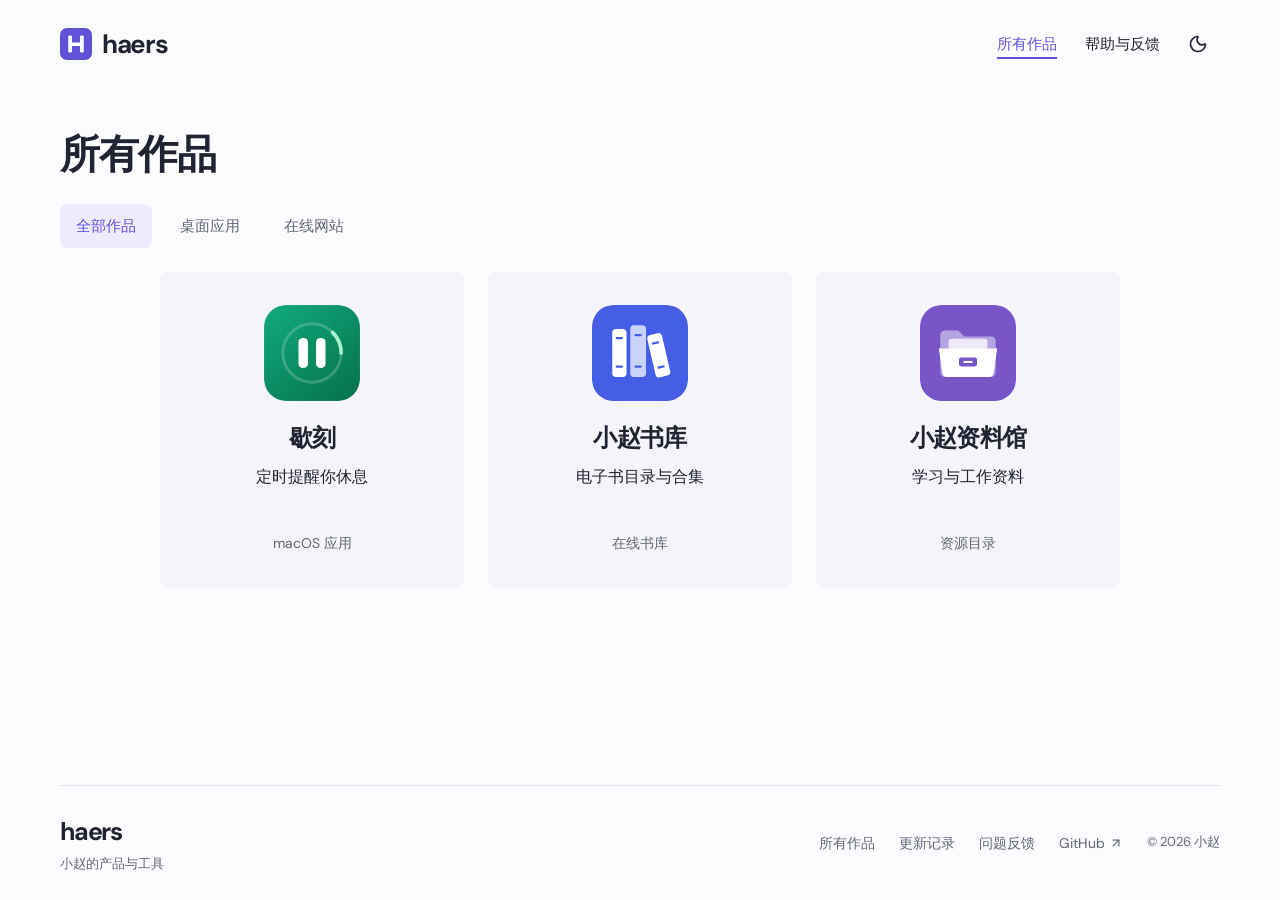
<file: products/index.html>
<!DOCTYPE html><html lang="zh-CN"><head><meta charSet="utf-8"/><meta name="viewport" content="width=device-width, initial-scale=1"/><link rel="preload" as="image" href="/brand.svg"/><link rel="preload" as="image" href="/images/xieke-icon.svg"/><link rel="preload" as="image" href="/images/books-icon.svg"/><link rel="preload" as="image" href="/images/library-icon.svg"/><link rel="stylesheet" href="/_next/static/chunks/3yepwoymsi00f.css" data-precedence="next"/><link rel="preload" as="script" fetchPriority="low" href="/_next/static/chunks/1new1iqttgfkh.js"/><script src="/_next/static/chunks/209rxbpspm451.js" async=""></script><script src="/_next/static/chunks/3vm8v9a5vieg-.js" async=""></script><script src="/_next/static/chunks/1112yg9kzr73w.js" async=""></script><script src="/_next/static/chunks/turbopack-2u1d16houkiyo.js" async=""></script><script src="/_next/static/chunks/05h20ra0cdnsp.js" async=""></script><script src="/_next/static/chunks/3bwwh1lcwheaq.js" async=""></script><title>所有作品 · haers</title><meta name="description" content="浏览小赵制作的桌面应用与在线网站，查看歇刻、书库及资料馆。"/><link rel="canonical" href="https://haers.github.io/products/"/><meta property="og:title" content="所有作品 · haers"/><meta property="og:description" content="浏览小赵制作的桌面应用与在线网站，查看歇刻、书库及资料馆。"/><meta property="og:url" content="https://haers.github.io/products/"/><meta property="og:site_name" content="haers"/><meta property="og:locale" content="zh_CN"/><meta property="og:image" content="https://haers.github.io/social.png"/><meta property="og:type" content="website"/><meta name="twitter:card" content="summary_large_image"/><meta name="twitter:title" content="所有作品 · haers"/><meta name="twitter:description" content="浏览小赵制作的桌面应用与在线网站，查看歇刻、书库及资料馆。"/><meta name="twitter:image" content="https://haers.github.io/social.png"/><link rel="icon" href="/favicon.png?v=715720519ed7"/><link rel="apple-touch-icon" href="/apple-touch-icon.png?v=715720519ed7"/><script>(function(){let t;try{t=localStorage.getItem('haers-theme')}catch{}document.documentElement.dataset.theme=t==='light'||t==='dark'?t:matchMedia('(prefers-color-scheme: dark)').matches?'dark':'light'})()</script><script src="/_next/static/chunks/0cz1d0mv5g_q7.js" noModule=""></script></head><body><div hidden=""><!--$--><!--/$--></div><a class="skip-link" href="#main">跳至正文</a><header class="site-header"><div class="container header-inner"><a class="brand" aria-label="haers 首页" href="/"><img class="brand-mark" src="/brand.svg" width="32" height="32" alt=""/><span>haers</span></a><nav aria-label="主导航"><a aria-current="page" href="/products/">所有作品</a><a href="/help/">帮助与反馈</a></nav><div class="header-actions"><button class="icon-button" type="button" aria-label="切换为深色主题"><svg xmlns="http://www.w3.org/2000/svg" width="20" height="20" viewBox="0 0 24 24" fill="none" stroke="currentColor" stroke-width="2" stroke-linecap="round" stroke-linejoin="round" class="lucide lucide-moon" aria-hidden="true"><path d="M20.985 12.486a9 9 0 1 1-9.473-9.472c.405-.022.617.46.402.803a6 6 0 0 0 8.268 8.268c.344-.215.825-.004.803.401"></path></svg></button></div></div></header><main id="main"><div class="container page-content"><header class="page-heading"><div class="page-heading-identity"><h1>所有作品</h1></div></header><div class="filters" role="group" aria-label="按作品类型筛选"><button type="button" aria-pressed="true">全部作品</button><button type="button" aria-pressed="false">桌面应用</button><button type="button" aria-pressed="false">在线网站</button></div><p class="sr-only" aria-live="polite">共 <!-- -->3<!-- --> 项作品</p><div class="product-grid catalog"><a class="product-tile" aria-labelledby="product-xieke-title" href="/products/xieke/"><span class="product-icon product-icon-xieke" aria-hidden="true"><img src="/images/xieke-icon.svg" width="128" height="128" alt=""/></span><h2 id="product-xieke-title">歇刻</h2><p class="product-tile-description">定时提醒你休息</p><p class="product-tile-category">macOS 应用</p></a><a class="product-tile" aria-labelledby="product-books-title" href="/products/books/"><span class="product-icon product-icon-books" aria-hidden="true"><img src="/images/books-icon.svg" width="128" height="128" alt=""/></span><h2 id="product-books-title">小赵书库</h2><p class="product-tile-description">电子书目录与合集</p><p class="product-tile-category">在线书库</p></a><a class="product-tile" aria-labelledby="product-library-title" href="/products/library/"><span class="product-icon product-icon-library" aria-hidden="true"><img src="/images/library-icon.svg" width="128" height="128" alt=""/></span><h2 id="product-library-title">小赵资料馆</h2><p class="product-tile-description">学习与工作资料</p><p class="product-tile-category">资源目录</p></a></div></div><!--$--><!--/$--></main><footer class="site-footer container"><div><a class="footer-brand" href="/">haers</a><p>小赵的产品与工具</p></div><nav aria-label="页脚导航"><a href="/products/">所有作品</a><a href="/updates/">更新记录</a><a href="/help/#feedback">问题反馈</a><a href="https://github.com/haers">GitHub <svg xmlns="http://www.w3.org/2000/svg" width="14" height="14" viewBox="0 0 24 24" fill="none" stroke="currentColor" stroke-width="2" stroke-linecap="round" stroke-linejoin="round" class="lucide lucide-arrow-up-right" aria-hidden="true"><path d="M7 7h10v10"></path><path d="M7 17 17 7"></path></svg></a></nav><p class="copyright">© <!-- -->2026<!-- --> 小赵</p></footer><script id="_R_">(globalThis["TURBOPACK"] || (globalThis["TURBOPACK"] = [])).push({"otherChunks":["static/chunks/1new1iqttgfkh.js","static/chunks/209rxbpspm451.js","static/chunks/3vm8v9a5vieg-.js","static/chunks/1112yg9kzr73w.js"],"runtimeModuleIds":[66642]});</script><script src="/_next/static/chunks/1new1iqttgfkh.js" async=""></script><script>(self.__next_f=self.__next_f||[]).push([0])</script><script>self.__next_f.push([1,"1:\"$Sreact.fragment\"\n2:\"/_next/static/chunks/05h20ra0cdnsp.js\"\n3:I[93963,[\"$2\"],\"Header\"]\n4:I[61245,[\"$2\"],\"default\"]\n5:I[57571,[\"$2\"],\"default\"]\n6:\"/_next/static/chunks/3bwwh1lcwheaq.js\"\n7:I[47435,[\"$2\",\"$6\"],\"\"]\n8:I[95639,[\"$2\"],\"default\"]\nc:I[70427,[\"$2\",\"$6\"],\"Catalog\"]\nd:I[19485,[\"$2\"],\"OutletBoundary\"]\ne:\"$Sreact.suspense\"\n10:\"ViewportBoundary\"\n11:I[19485,[\"$2\"],\"$10\"]\n13:\"MetadataBoundary\"\n14:I[19485,[\"$2\"],\"$13\"]\n16:I[34778,[\"$2\"],\"default\",1]\n:HL[\"/_next/static/chunks/3yepwoymsi00f.css\",\"style\"]\na:X\nb:[[\"children\",{\"s\":\"__PAGE__\",\"h\":512,\"d\":{\"r\":[\"$\",\"$1\",\"c\",{\"children\":[[\"$\",\"div\",null,{\"className\":\"container page-content\",\"children\":[[\"$\",\"header\",null,{\"className\":\"page-heading\",\"children\":[[\"$\",\"div\",null,{\"className\":\"page-heading-identity\",\"children\":[\"$undefined\",[\"$\",\"h1\",null,{\"children\":\"所有作品\"}]]}],\"$undefined\"]}],[\"$\",\"$Lc\",null,{}]]}],[[\"$\",\"script\",\"script-0\",{\"src\":\"/_next/static/chunks/3bwwh1lcwheaq.js\",\"async\":true,\"nonce\":\"$undefined\"}]],[\"$\",\"$Ld\",null,{\"children\":[\"$\",\"$e\",null,{\"name\":\"Next.MetadataOutlet\",\"children\":\"$@f\"}]}]]}],\"p\":false,\"v\":null}}]]\n9:[[\"children\",{\"s\":\"products\",\"h\":512,\"d\":{\"r\":[\"$\",\"$1\",\"c\",{\"children\":[null,[\"$\",\"$L4\",null,{\"parallelRouterKey\":\"children\",\"error\":\"$undefined\",\"errorStyles\":\"$undefined\",\"errorScripts\":\"$undefined\",\"template\":[\"$\",\"$L5\",null,{}],\"templateStyles\":\"$undefined\",\"templateScripts\":\"$undefined\",\"notFound\":\"$undefined\",\"forbidden\":\"$undefined\",\"unauthorized\":\"$undefined\"}]]}],\"p\":false,\"v\":\"$a\"},\"c\":\"$Qb\"}]]\n"])</script><script>self.__next_f.push([1,"0:{\"P\":null,\"c\":[\"\",\"products\",\"\"],\"q\":\"\",\"i\":false,\"t\":{\"t\":{\"s\":\"\",\"h\":528,\"d\":{\"r\":[\"$\",\"$1\",\"c\",{\"children\":[[[\"$\",\"link\",\"0\",{\"rel\":\"stylesheet\",\"href\":\"/_next/static/chunks/3yepwoymsi00f.css\",\"precedence\":\"next\",\"crossOrigin\":\"$undefined\",\"nonce\":\"$undefined\"}],[\"$\",\"script\",\"script-0\",{\"src\":\"/_next/static/chunks/05h20ra0cdnsp.js\",\"async\":true,\"nonce\":\"$undefined\"}]],[\"$\",\"html\",null,{\"lang\":\"zh-CN\",\"suppressHydrationWarning\":true,\"children\":[[\"$\",\"head\",null,{\"children\":[\"$\",\"script\",null,{\"dangerouslySetInnerHTML\":{\"__html\":\"(function(){let t;try{t=localStorage.getItem('haers-theme')}catch{}document.documentElement.dataset.theme=t==='light'||t==='dark'?t:matchMedia('(prefers-color-scheme: dark)').matches?'dark':'light'})()\"}}]}],[\"$\",\"body\",null,{\"children\":[[\"$\",\"a\",null,{\"className\":\"skip-link\",\"href\":\"#main\",\"children\":\"跳至正文\"}],[\"$\",\"$L3\",null,{}],[\"$\",\"main\",null,{\"id\":\"main\",\"children\":[\"$\",\"$L4\",null,{\"parallelRouterKey\":\"children\",\"error\":\"$undefined\",\"errorStyles\":\"$undefined\",\"errorScripts\":\"$undefined\",\"template\":[\"$\",\"$L5\",null,{}],\"templateStyles\":\"$undefined\",\"templateScripts\":\"$undefined\",\"notFound\":[[\"$\",\"div\",null,{\"className\":\"container page-content empty-page\",\"children\":[[\"$\",\"p\",null,{\"className\":\"eyebrow\",\"children\":\"404\"}],[\"$\",\"h1\",null,{\"children\":\"页面不存在\"}],[\"$\",\"$L7\",null,{\"className\":\"button button-primary\",\"href\":\"/\",\"children\":[\"$undefined\",[\"$\",\"span\",null,{\"children\":\"回到首页\"}]]}]]}],[]],\"forbidden\":\"$undefined\",\"unauthorized\":\"$undefined\"}]}],[\"$\",\"footer\",null,{\"className\":\"site-footer container\",\"children\":[[\"$\",\"div\",null,{\"children\":[[\"$\",\"$L7\",null,{\"className\":\"footer-brand\",\"href\":\"/\",\"children\":\"haers\"}],[\"$\",\"p\",null,{\"children\":\"小赵的产品与工具\"}]]}],[\"$\",\"nav\",null,{\"aria-label\":\"页脚导航\",\"children\":[[\"$\",\"$L7\",null,{\"href\":\"/products/\",\"children\":\"所有作品\"}],[\"$\",\"$L7\",null,{\"href\":\"/updates/\",\"children\":\"更新记录\"}],[\"$\",\"$L7\",null,{\"href\":\"/help/#feedback\",\"children\":\"问题反馈\"}],[\"$\",\"a\",null,{\"href\":\"https://github.com/haers\",\"children\":[\"GitHub \",[\"$\",\"$L8\",null,{\"ref\":\"$undefined\",\"icon\":{\"name\":\"arrow-up-right\",\"size\":24,\"node\":[[\"path\",{\"d\":\"M7 7h10v10\",\"key\":\"1tivn9\"}],[\"path\",{\"d\":\"M7 17 17 7\",\"key\":\"1vkiza\"}]]},\"className\":\"$undefined\",\"size\":14}]]}]]}],[\"$\",\"p\",null,{\"className\":\"copyright\",\"children\":[\"© \",2026,\" 小赵\"]}]]}]]}]]}]]}],\"p\":false,\"v\":null},\"c\":\"$Q9\"},\"h\":{\"r\":[\"$\",\"$1\",\"h\",{\"children\":[null,[\"$\",\"$L11\",null,{\"children\":\"$L12\"}],[\"$\",\"$L14\",null,{\"children\":[[\"$\",\"div\",null,{\"hidden\":true,\"children\":[\"$\",\"$e\",null,{\"name\":\"Next.Metadata\",\"children\":\"$L15\"}]}],null]}],null]}],\"p\":false,\"v\":null}},\"m\":\"$undefined\",\"G\":[\"$16\",[[\"$\",\"link\",\"0\",{\"rel\":\"stylesheet\",\"href\":\"/_next/static/chunks/3yepwoymsi00f.css\",\"precedence\":\"next\",\"crossOrigin\":\"$undefined\",\"nonce\":\"$undefined\"}]]],\"S\":true,\"r\":\"$undefined\",\"s\":\"$undefined\",\"a\":\"$undefined\",\"l\":\"$undefined\",\"p\":\"$undefined\",\"d\":\"$undefined\",\"b\":\"P69JUm841U6LOu5JLJoE9\"}\n"])</script><script>self.__next_f.push([1,"a:C\n12:[[\"$\",\"meta\",\"0\",{\"charSet\":\"utf-8\"}],[\"$\",\"meta\",\"1\",{\"name\":\"viewport\",\"content\":\"width=device-width, initial-scale=1\"}]]\n"])</script><script>self.__next_f.push([1,"17:I[99089,[\"$2\"],\"IconMark\"]\nf:null\n15:[[\"$\",\"title\",\"0\",{\"children\":\"所有作品 · haers\"}],[\"$\",\"meta\",\"1\",{\"name\":\"description\",\"content\":\"浏览小赵制作的桌面应用与在线网站，查看歇刻、书库及资料馆。\"}],[\"$\",\"link\",\"2\",{\"rel\":\"canonical\",\"href\":\"https://haers.github.io/products/\"}],[\"$\",\"meta\",\"3\",{\"property\":\"og:title\",\"content\":\"所有作品 · haers\"}],[\"$\",\"meta\",\"4\",{\"property\":\"og:description\",\"content\":\"浏览小赵制作的桌面应用与在线网站，查看歇刻、书库及资料馆。\"}],[\"$\",\"meta\",\"5\",{\"property\":\"og:url\",\"content\":\"https://haers.github.io/products/\"}],[\"$\",\"meta\",\"6\",{\"property\":\"og:site_name\",\"content\":\"haers\"}],[\"$\",\"meta\",\"7\",{\"property\":\"og:locale\",\"content\":\"zh_CN\"}],[\"$\",\"meta\",\"8\",{\"property\":\"og:image\",\"content\":\"https://haers.github.io/social.png\"}],[\"$\",\"meta\",\"9\",{\"property\":\"og:type\",\"content\":\"website\"}],[\"$\",\"meta\",\"10\",{\"name\":\"twitter:card\",\"content\":\"summary_large_image\"}],[\"$\",\"meta\",\"11\",{\"name\":\"twitter:title\",\"content\":\"所有作品 · haers\"}],[\"$\",\"meta\",\"12\",{\"name\":\"twitter:description\",\"content\":\"浏览小赵制作的桌面应用与在线网站，查看歇刻、书库及资料馆。\"}],[\"$\",\"meta\",\"13\",{\"name\":\"twitter:image\",\"content\":\"https://haers.github.io/social.png\"}],[\"$\",\"link\",\"14\",{\"rel\":\"icon\",\"href\":\"/favicon.png?v=715720519ed7\"}],[\"$\",\"link\",\"15\",{\"rel\":\"apple-touch-icon\",\"href\":\"/apple-touch-icon.png?v=715720519ed7\"}],[\"$\",\"$L17\",\"16\",{}]]\n"])</script></body></html>
</file>
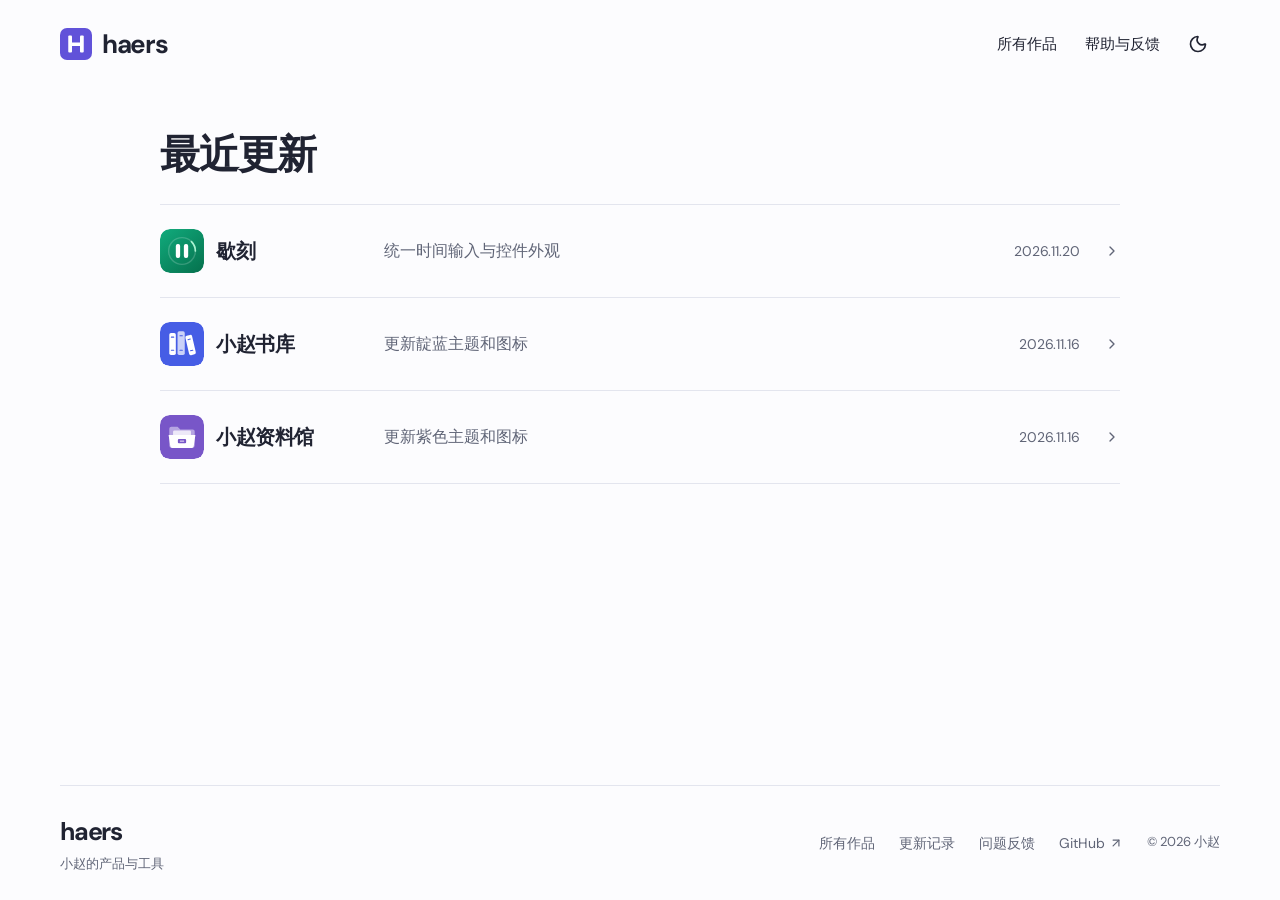
<file: updates/index.html>
<!DOCTYPE html><html lang="zh-CN"><head><meta charSet="utf-8"/><meta name="viewport" content="width=device-width, initial-scale=1"/><link rel="preload" as="image" href="/brand.svg"/><link rel="preload" href="/images/xieke-icon.svg" as="image"/><link rel="preload" href="/images/books-icon.svg" as="image"/><link rel="preload" href="/images/library-icon.svg" as="image"/><link rel="stylesheet" href="/_next/static/chunks/3yepwoymsi00f.css" data-precedence="next"/><link rel="preload" as="script" fetchPriority="low" href="/_next/static/chunks/1new1iqttgfkh.js"/><script src="/_next/static/chunks/209rxbpspm451.js" async=""></script><script src="/_next/static/chunks/3vm8v9a5vieg-.js" async=""></script><script src="/_next/static/chunks/1112yg9kzr73w.js" async=""></script><script src="/_next/static/chunks/turbopack-2u1d16houkiyo.js" async=""></script><script src="/_next/static/chunks/05h20ra0cdnsp.js" async=""></script><title>最近更新 · haers</title><meta name="description" content="查看歇刻、小赵书库与小赵资料馆各自的最新变化与更新记录。"/><link rel="canonical" href="https://haers.github.io/updates/"/><meta property="og:title" content="最近更新 · haers"/><meta property="og:description" content="查看歇刻、小赵书库与小赵资料馆各自的最新变化与更新记录。"/><meta property="og:url" content="https://haers.github.io/updates/"/><meta property="og:site_name" content="haers"/><meta property="og:locale" content="zh_CN"/><meta property="og:image" content="https://haers.github.io/social.png"/><meta property="og:type" content="website"/><meta name="twitter:card" content="summary_large_image"/><meta name="twitter:title" content="最近更新 · haers"/><meta name="twitter:description" content="查看歇刻、小赵书库与小赵资料馆各自的最新变化与更新记录。"/><meta name="twitter:image" content="https://haers.github.io/social.png"/><link rel="icon" href="/favicon.png?v=715720519ed7"/><link rel="apple-touch-icon" href="/apple-touch-icon.png?v=715720519ed7"/><script>(function(){let t;try{t=localStorage.getItem('haers-theme')}catch{}document.documentElement.dataset.theme=t==='light'||t==='dark'?t:matchMedia('(prefers-color-scheme: dark)').matches?'dark':'light'})()</script><script src="/_next/static/chunks/0cz1d0mv5g_q7.js" noModule=""></script></head><body><div hidden=""><!--$--><!--/$--></div><a class="skip-link" href="#main">跳至正文</a><header class="site-header"><div class="container header-inner"><a class="brand" aria-label="haers 首页" href="/"><img class="brand-mark" src="/brand.svg" width="32" height="32" alt=""/><span>haers</span></a><nav aria-label="主导航"><a href="/products/">所有作品</a><a href="/help/">帮助与反馈</a></nav><div class="header-actions"><button class="icon-button" type="button" aria-label="切换为深色主题"><svg xmlns="http://www.w3.org/2000/svg" width="20" height="20" viewBox="0 0 24 24" fill="none" stroke="currentColor" stroke-width="2" stroke-linecap="round" stroke-linejoin="round" class="lucide lucide-moon" aria-hidden="true"><path d="M20.985 12.486a9 9 0 1 1-9.473-9.472c.405-.022.617.46.402.803a6 6 0 0 0 8.268 8.268c.344-.215.825-.004.803.401"></path></svg></button></div></div></header><main id="main"><div class="container page-content"><div class="changelog-overview-page"><header class="page-heading"><div class="page-heading-identity"><h1>最近更新</h1></div></header><ol class="changelog-overview"><li><a class="changelog-product" href="/products/xieke/changelog/"><div class="changelog-product-identity"><span class="product-icon product-icon-xieke" aria-hidden="true"><img src="/images/xieke-icon.svg" width="128" height="128" alt=""/></span><h2>歇刻</h2></div><p class="changelog-product-update">统一时间输入与控件外观</p><span class="changelog-product-date"><time dateTime="2026-11-20">2026.11.20</time></span><svg xmlns="http://www.w3.org/2000/svg" width="16" height="16" viewBox="0 0 24 24" fill="none" stroke="currentColor" stroke-width="2" stroke-linecap="round" stroke-linejoin="round" class="lucide lucide-chevron-right changelog-product-arrow" aria-hidden="true"><path d="m9 18 6-6-6-6"></path></svg></a></li><li><a class="changelog-product" href="/products/books/changelog/"><div class="changelog-product-identity"><span class="product-icon product-icon-books" aria-hidden="true"><img src="/images/books-icon.svg" width="128" height="128" alt=""/></span><h2>小赵书库</h2></div><p class="changelog-product-update">更新靛蓝主题和图标</p><span class="changelog-product-date"><time dateTime="2026-11-16">2026.11.16</time></span><svg xmlns="http://www.w3.org/2000/svg" width="16" height="16" viewBox="0 0 24 24" fill="none" stroke="currentColor" stroke-width="2" stroke-linecap="round" stroke-linejoin="round" class="lucide lucide-chevron-right changelog-product-arrow" aria-hidden="true"><path d="m9 18 6-6-6-6"></path></svg></a></li><li><a class="changelog-product" href="/products/library/changelog/"><div class="changelog-product-identity"><span class="product-icon product-icon-library" aria-hidden="true"><img src="/images/library-icon.svg" width="128" height="128" alt=""/></span><h2>小赵资料馆</h2></div><p class="changelog-product-update">更新紫色主题和图标</p><span class="changelog-product-date"><time dateTime="2026-11-16">2026.11.16</time></span><svg xmlns="http://www.w3.org/2000/svg" width="16" height="16" viewBox="0 0 24 24" fill="none" stroke="currentColor" stroke-width="2" stroke-linecap="round" stroke-linejoin="round" class="lucide lucide-chevron-right changelog-product-arrow" aria-hidden="true"><path d="m9 18 6-6-6-6"></path></svg></a></li></ol></div></div><!--$--><!--/$--></main><footer class="site-footer container"><div><a class="footer-brand" href="/">haers</a><p>小赵的产品与工具</p></div><nav aria-label="页脚导航"><a href="/products/">所有作品</a><a href="/updates/">更新记录</a><a href="/help/#feedback">问题反馈</a><a href="https://github.com/haers">GitHub <svg xmlns="http://www.w3.org/2000/svg" width="14" height="14" viewBox="0 0 24 24" fill="none" stroke="currentColor" stroke-width="2" stroke-linecap="round" stroke-linejoin="round" class="lucide lucide-arrow-up-right" aria-hidden="true"><path d="M7 7h10v10"></path><path d="M7 17 17 7"></path></svg></a></nav><p class="copyright">© <!-- -->2026<!-- --> 小赵</p></footer><script id="_R_">(globalThis["TURBOPACK"] || (globalThis["TURBOPACK"] = [])).push({"otherChunks":["static/chunks/1new1iqttgfkh.js","static/chunks/209rxbpspm451.js","static/chunks/3vm8v9a5vieg-.js","static/chunks/1112yg9kzr73w.js"],"runtimeModuleIds":[66642]});</script><script src="/_next/static/chunks/1new1iqttgfkh.js" async=""></script><script>(self.__next_f=self.__next_f||[]).push([0])</script><script>self.__next_f.push([1,"1:\"$Sreact.fragment\"\n2:\"/_next/static/chunks/05h20ra0cdnsp.js\"\n3:I[93963,[\"$2\"],\"Header\"]\n4:I[61245,[\"$2\"],\"default\"]\n5:I[57571,[\"$2\"],\"default\"]\n6:I[47435,[\"$2\"],\"\"]\n7:I[95639,[\"$2\"],\"default\"]\ne:\"ViewportBoundary\"\nf:I[19485,[\"$2\"],\"$e\"]\n11:\"MetadataBoundary\"\n12:I[19485,[\"$2\"],\"$11\"]\n13:\"$Sreact.suspense\"\n15:I[34778,[\"$2\"],\"default\",1]\n:HL[\"/_next/static/chunks/3yepwoymsi00f.css\",\"style\"]\n:HL[\"/images/xieke-icon.svg\",\"image\"]\n:HL[\"/images/books-icon.svg\",\"image\"]\n:HL[\"/images/library-icon.svg\",\"image\"]\n9:X\n"])</script><script>self.__next_f.push([1,"a:[[\"children\",{\"s\":\"__PAGE__\",\"h\":512,\"d\":{\"r\":[\"$\",\"$1\",\"c\",{\"children\":[[\"$\",\"div\",null,{\"className\":\"container page-content\",\"children\":[\"$\",\"div\",null,{\"className\":\"changelog-overview-page\",\"children\":[[\"$\",\"header\",null,{\"className\":\"page-heading\",\"children\":[[\"$\",\"div\",null,{\"className\":\"page-heading-identity\",\"children\":[\"$undefined\",[\"$\",\"h1\",null,{\"children\":\"最近更新\"}]]}],\"$undefined\"]}],[\"$\",\"ol\",null,{\"className\":\"changelog-overview\",\"children\":[[\"$\",\"li\",\"xieke\",{\"children\":[\"$\",\"$L6\",null,{\"className\":\"changelog-product\",\"href\":\"/products/xieke/changelog/\",\"children\":[[\"$\",\"div\",null,{\"className\":\"changelog-product-identity\",\"children\":[[\"$\",\"span\",null,{\"className\":\"product-icon product-icon-xieke\",\"aria-hidden\":\"true\",\"children\":[\"$\",\"img\",null,{\"src\":\"/images/xieke-icon.svg\",\"width\":128,\"height\":128,\"alt\":\"\"}]}],[\"$\",\"h2\",null,{\"children\":\"歇刻\"}]]}],[\"$\",\"p\",null,{\"className\":\"changelog-product-update\",\"children\":\"统一时间输入与控件外观\"}],[\"$\",\"span\",null,{\"className\":\"changelog-product-date\",\"children\":[\"$\",\"time\",null,{\"dateTime\":\"2026-11-20\",\"children\":\"2026.11.20\"}]}],[\"$\",\"$L7\",null,{\"ref\":\"$undefined\",\"icon\":{\"name\":\"chevron-right\",\"size\":24,\"node\":[[\"path\",{\"d\":\"m9 18 6-6-6-6\",\"key\":\"mthhwq\"}]]},\"className\":\"changelog-product-arrow\",\"size\":16,\"aria-hidden\":true}]]}]}],[\"$\",\"li\",\"books\",{\"children\":[\"$\",\"$L6\",null,{\"className\":\"changelog-product\",\"href\":\"/products/books/changelog/\",\"children\":[[\"$\",\"div\",null,{\"className\":\"changelog-product-identity\",\"children\":[[\"$\",\"span\",null,{\"className\":\"product-icon product-icon-books\",\"aria-hidden\":\"true\",\"children\":[\"$\",\"img\",null,{\"src\":\"/images/books-icon.svg\",\"width\":128,\"height\":128,\"alt\":\"\"}]}],[\"$\",\"h2\",null,{\"children\":\"小赵书库\"}]]}],[\"$\",\"p\",null,{\"className\":\"changelog-product-update\",\"children\":\"更新靛蓝主题和图标\"}],[\"$\",\"span\",null,{\"className\":\"changelog-product-date\",\"children\":[\"$\",\"time\",null,{\"dateTime\":\"2026-11-16\",\"children\":\"2026.11.16\"}]}],[\"$\",\"$L7\",null,{\"ref\":\"$undefined\",\"icon\":\"$a:0:1:d:r:props:children:0:props:children:props:children:1:props:children:0:props:children:props:children:3:props:icon\",\"className\":\"changelog-product-arrow\",\"size\":16,\"aria-hidden\":true}]]}]}],[\"$\",\"li\",\"library\",{\"children\":[\"$\",\"$L6\",null,{\"className\":\"changelog-product\",\"href\":\"/products/library/changelog/\",\"children\":[[\"$\",\"div\",null,{\"className\":\"changelog-product-identity\",\"children\":[[\"$\",\"span\",null,{\"className\":\"product-icon product-icon-library\",\"aria-hidden\":\"true\",\"children\":[\"$\",\"img\",null,{\"src\":\"/images/library-icon.svg\",\"width\":128,\"height\":128,\"alt\":\"\"}]}],[\"$\",\"h2\",null,{\"children\":\"小赵资料馆\"}]]}],[\"$\",\"p\",null,{\"className\":\"changelog-product-update\",\"children\":\"更新紫色主题和图标\"}],[\"$\",\"span\",null,{\"className\":\"changelog-product-date\",\"children\":\"$Lb\"}],\"$Lc\"]}]}]]}]]}]}],null,\"$Ld\"]}],\"p\":false,\"v\":null}}]]\n"])</script><script>self.__next_f.push([1,"8:[[\"children\",{\"s\":\"updates\",\"h\":512,\"d\":{\"r\":[\"$\",\"$1\",\"c\",{\"children\":[null,[\"$\",\"$L4\",null,{\"parallelRouterKey\":\"children\",\"error\":\"$undefined\",\"errorStyles\":\"$undefined\",\"errorScripts\":\"$undefined\",\"template\":[\"$\",\"$L5\",null,{}],\"templateStyles\":\"$undefined\",\"templateScripts\":\"$undefined\",\"notFound\":\"$undefined\",\"forbidden\":\"$undefined\",\"unauthorized\":\"$undefined\"}]]}],\"p\":false,\"v\":\"$9\"},\"c\":\"$Qa\"}]]\n"])</script><script>self.__next_f.push([1,"0:{\"P\":null,\"c\":[\"\",\"updates\",\"\"],\"q\":\"\",\"i\":false,\"t\":{\"t\":{\"s\":\"\",\"h\":528,\"d\":{\"r\":[\"$\",\"$1\",\"c\",{\"children\":[[[\"$\",\"link\",\"0\",{\"rel\":\"stylesheet\",\"href\":\"/_next/static/chunks/3yepwoymsi00f.css\",\"precedence\":\"next\",\"crossOrigin\":\"$undefined\",\"nonce\":\"$undefined\"}],[\"$\",\"script\",\"script-0\",{\"src\":\"/_next/static/chunks/05h20ra0cdnsp.js\",\"async\":true,\"nonce\":\"$undefined\"}]],[\"$\",\"html\",null,{\"lang\":\"zh-CN\",\"suppressHydrationWarning\":true,\"children\":[[\"$\",\"head\",null,{\"children\":[\"$\",\"script\",null,{\"dangerouslySetInnerHTML\":{\"__html\":\"(function(){let t;try{t=localStorage.getItem('haers-theme')}catch{}document.documentElement.dataset.theme=t==='light'||t==='dark'?t:matchMedia('(prefers-color-scheme: dark)').matches?'dark':'light'})()\"}}]}],[\"$\",\"body\",null,{\"children\":[[\"$\",\"a\",null,{\"className\":\"skip-link\",\"href\":\"#main\",\"children\":\"跳至正文\"}],[\"$\",\"$L3\",null,{}],[\"$\",\"main\",null,{\"id\":\"main\",\"children\":[\"$\",\"$L4\",null,{\"parallelRouterKey\":\"children\",\"error\":\"$undefined\",\"errorStyles\":\"$undefined\",\"errorScripts\":\"$undefined\",\"template\":[\"$\",\"$L5\",null,{}],\"templateStyles\":\"$undefined\",\"templateScripts\":\"$undefined\",\"notFound\":[[\"$\",\"div\",null,{\"className\":\"container page-content empty-page\",\"children\":[[\"$\",\"p\",null,{\"className\":\"eyebrow\",\"children\":\"404\"}],[\"$\",\"h1\",null,{\"children\":\"页面不存在\"}],[\"$\",\"$L6\",null,{\"className\":\"button button-primary\",\"href\":\"/\",\"children\":[\"$undefined\",[\"$\",\"span\",null,{\"children\":\"回到首页\"}]]}]]}],[]],\"forbidden\":\"$undefined\",\"unauthorized\":\"$undefined\"}]}],[\"$\",\"footer\",null,{\"className\":\"site-footer container\",\"children\":[[\"$\",\"div\",null,{\"children\":[[\"$\",\"$L6\",null,{\"className\":\"footer-brand\",\"href\":\"/\",\"children\":\"haers\"}],[\"$\",\"p\",null,{\"children\":\"小赵的产品与工具\"}]]}],[\"$\",\"nav\",null,{\"aria-label\":\"页脚导航\",\"children\":[[\"$\",\"$L6\",null,{\"href\":\"/products/\",\"children\":\"所有作品\"}],[\"$\",\"$L6\",null,{\"href\":\"/updates/\",\"children\":\"更新记录\"}],[\"$\",\"$L6\",null,{\"href\":\"/help/#feedback\",\"children\":\"问题反馈\"}],[\"$\",\"a\",null,{\"href\":\"https://github.com/haers\",\"children\":[\"GitHub \",[\"$\",\"$L7\",null,{\"ref\":\"$undefined\",\"icon\":{\"name\":\"arrow-up-right\",\"size\":24,\"node\":[[\"path\",{\"d\":\"M7 7h10v10\",\"key\":\"1tivn9\"}],[\"path\",{\"d\":\"M7 17 17 7\",\"key\":\"1vkiza\"}]]},\"className\":\"$undefined\",\"size\":14}]]}]]}],[\"$\",\"p\",null,{\"className\":\"copyright\",\"children\":[\"© \",2026,\" 小赵\"]}]]}]]}]]}]]}],\"p\":false,\"v\":null},\"c\":\"$Q8\"},\"h\":{\"r\":[\"$\",\"$1\",\"h\",{\"children\":[null,[\"$\",\"$Lf\",null,{\"children\":\"$L10\"}],[\"$\",\"$L12\",null,{\"children\":[[\"$\",\"div\",null,{\"hidden\":true,\"children\":[\"$\",\"$13\",null,{\"name\":\"Next.Metadata\",\"children\":\"$L14\"}]}],null]}],null]}],\"p\":false,\"v\":null}},\"m\":\"$undefined\",\"G\":[\"$15\",[[\"$\",\"link\",\"0\",{\"rel\":\"stylesheet\",\"href\":\"/_next/static/chunks/3yepwoymsi00f.css\",\"precedence\":\"next\",\"crossOrigin\":\"$undefined\",\"nonce\":\"$undefined\"}]]],\"S\":true,\"r\":\"$undefined\",\"s\":\"$undefined\",\"a\":\"$undefined\",\"l\":\"$undefined\",\"p\":\"$undefined\",\"d\":\"$undefined\",\"b\":\"P69JUm841U6LOu5JLJoE9\"}\n"])</script><script>self.__next_f.push([1,"16:I[19485,[\"$2\"],\"OutletBoundary\"]\n9:C\nb:[\"$\",\"time\",null,{\"dateTime\":\"2026-11-16\",\"children\":\"2026.11.16\"}]\nc:[\"$\",\"$L7\",null,{\"ref\":\"$undefined\",\"icon\":\"$a:0:1:d:r:props:children:0:props:children:props:children:1:props:children:0:props:children:props:children:3:props:icon\",\"className\":\"changelog-product-arrow\",\"size\":16,\"aria-hidden\":true}]\nd:[\"$\",\"$L16\",null,{\"children\":[\"$\",\"$13\",null,{\"name\":\"Next.MetadataOutlet\",\"children\":\"$@17\"}]}]\n"])</script><script>self.__next_f.push([1,"10:[[\"$\",\"meta\",\"0\",{\"charSet\":\"utf-8\"}],[\"$\",\"meta\",\"1\",{\"name\":\"viewport\",\"content\":\"width=device-width, initial-scale=1\"}]]\n"])</script><script>self.__next_f.push([1,"18:I[99089,[\"$2\"],\"IconMark\"]\n14:[[\"$\",\"title\",\"0\",{\"children\":\"最近更新 · haers\"}],[\"$\",\"meta\",\"1\",{\"name\":\"description\",\"content\":\"查看歇刻、小赵书库与小赵资料馆各自的最新变化与更新记录。\"}],[\"$\",\"link\",\"2\",{\"rel\":\"canonical\",\"href\":\"https://haers.github.io/updates/\"}],[\"$\",\"meta\",\"3\",{\"property\":\"og:title\",\"content\":\"最近更新 · haers\"}],[\"$\",\"meta\",\"4\",{\"property\":\"og:description\",\"content\":\"查看歇刻、小赵书库与小赵资料馆各自的最新变化与更新记录。\"}],[\"$\",\"meta\",\"5\",{\"property\":\"og:url\",\"content\":\"https://haers.github.io/updates/\"}],[\"$\",\"meta\",\"6\",{\"property\":\"og:site_name\",\"content\":\"haers\"}],[\"$\",\"meta\",\"7\",{\"property\":\"og:locale\",\"content\":\"zh_CN\"}],[\"$\",\"meta\",\"8\",{\"property\":\"og:image\",\"content\":\"https://haers.github.io/social.png\"}],[\"$\",\"meta\",\"9\",{\"property\":\"og:type\",\"content\":\"website\"}],[\"$\",\"meta\",\"10\",{\"name\":\"twitter:card\",\"content\":\"summary_large_image\"}],[\"$\",\"meta\",\"11\",{\"name\":\"twitter:title\",\"content\":\"最近更新 · haers\"}],[\"$\",\"meta\",\"12\",{\"name\":\"twitter:description\",\"content\":\"查看歇刻、小赵书库与小赵资料馆各自的最新变化与更新记录。\"}],[\"$\",\"meta\",\"13\",{\"name\":\"twitter:image\",\"content\":\"https://haers.github.io/social.png\"}],[\"$\",\"link\",\"14\",{\"rel\":\"icon\",\"href\":\"/favicon.png?v=715720519ed7\"}],[\"$\",\"link\",\"15\",{\"rel\":\"apple-touch-icon\",\"href\":\"/apple-touch-icon.png?v=715720519ed7\"}],[\"$\",\"$L18\",\"16\",{}]]\n17:null\n"])</script></body></html>
</file>
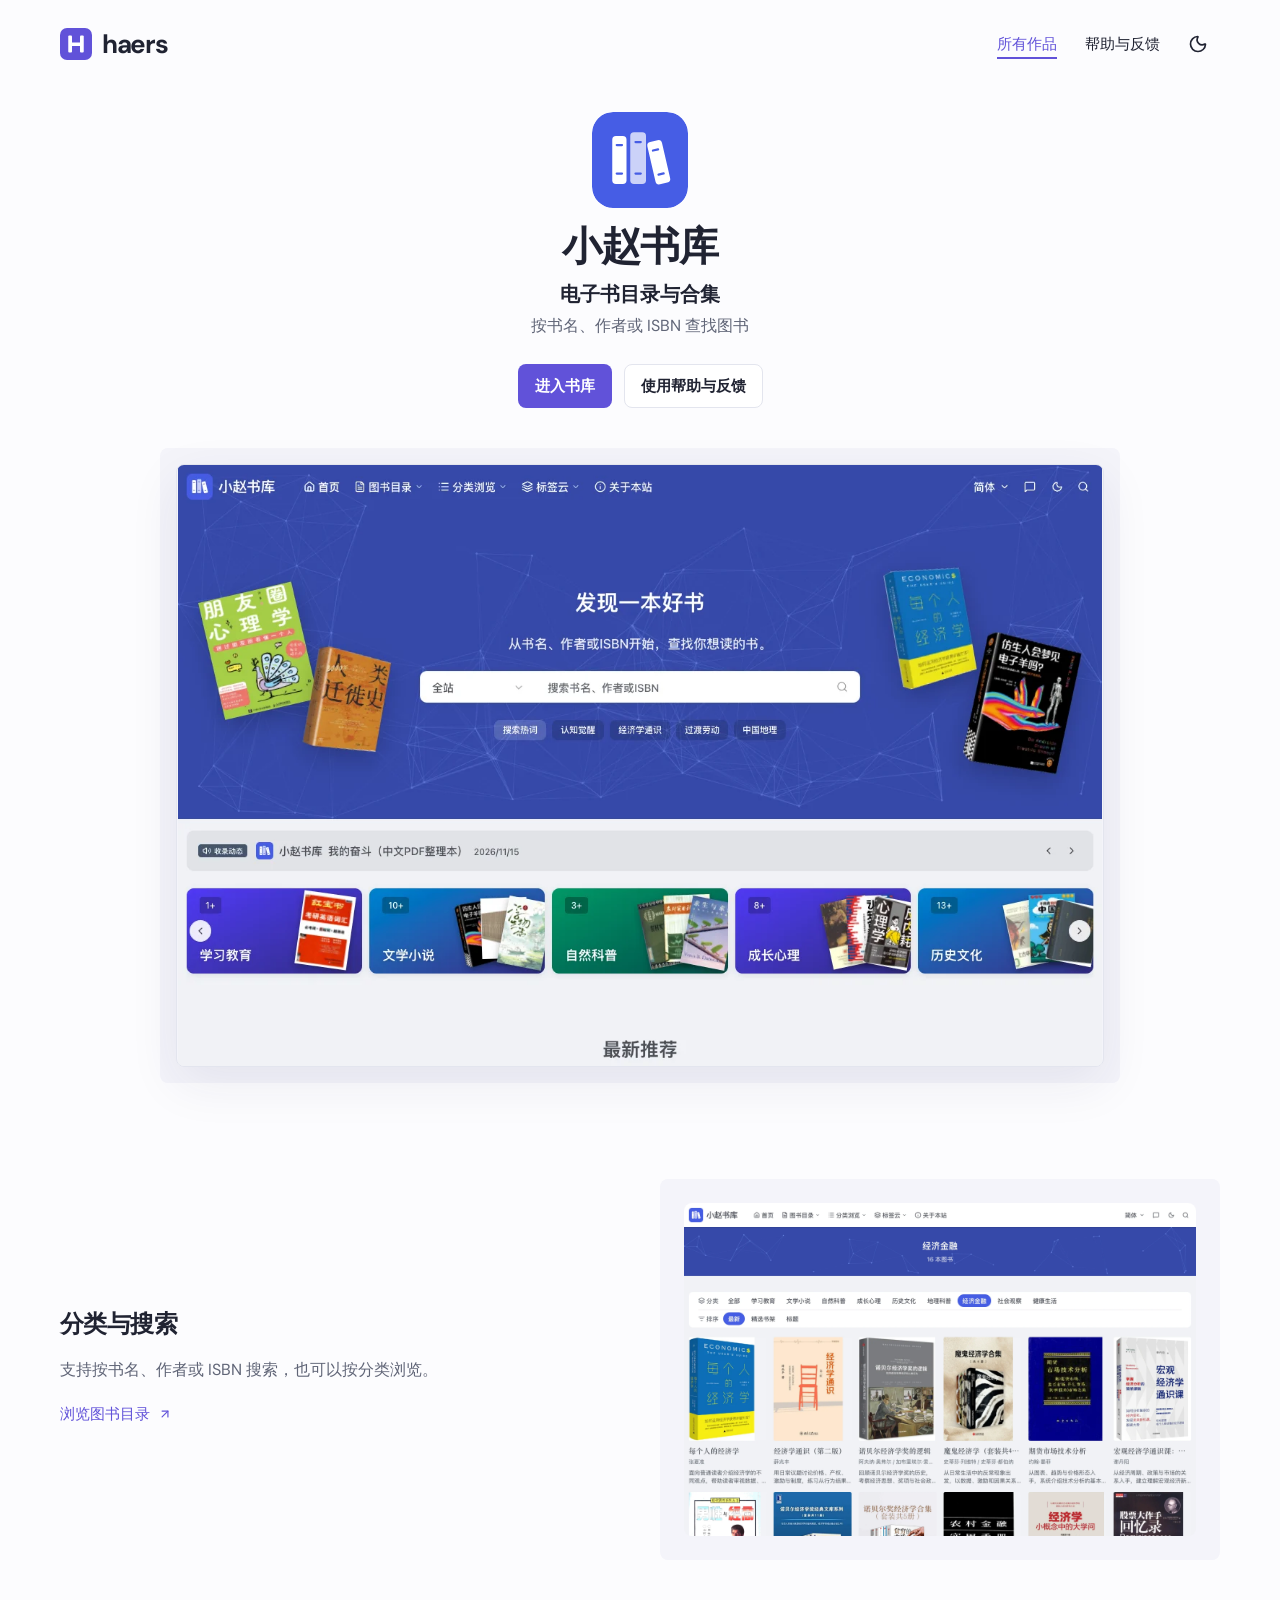
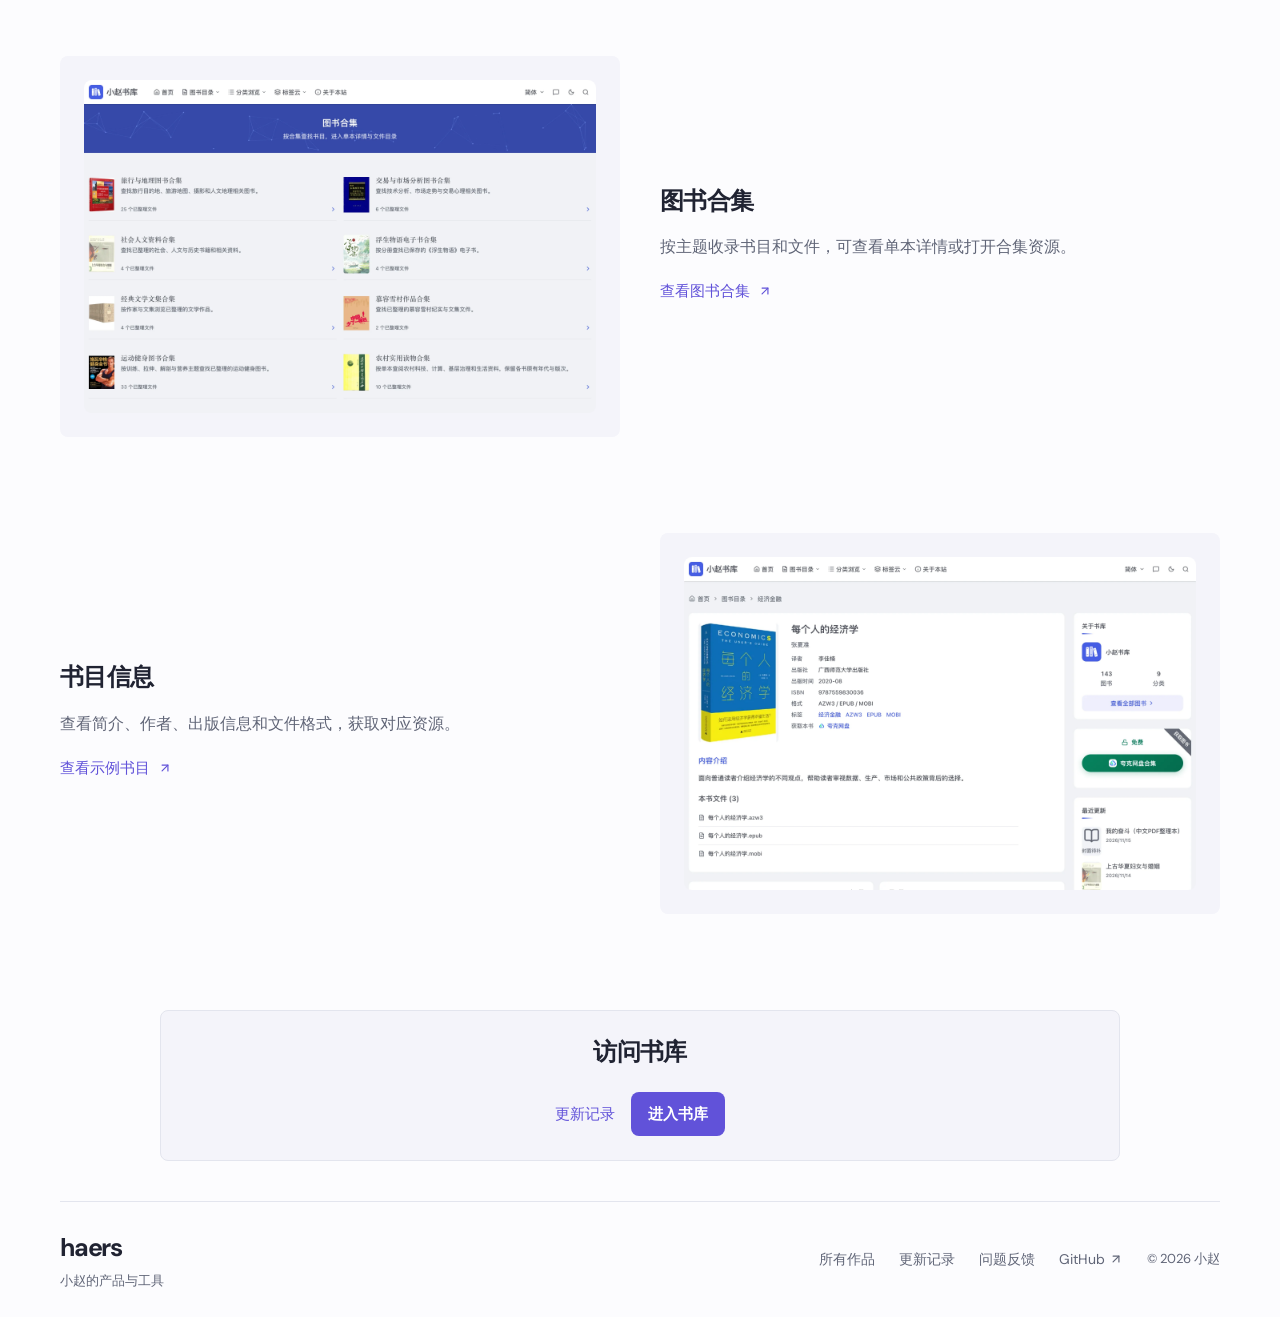
<file: products/books/index.html>
<!DOCTYPE html><html lang="zh-CN"><head><meta charSet="utf-8"/><meta name="viewport" content="width=device-width, initial-scale=1"/><link rel="preload" as="image" href="/brand.svg"/><link rel="preload" href="/images/books-icon.svg" as="image"/><link rel="preload" href="/images/books-light.webp" as="image"/><link rel="preload" href="/images/books-dark.webp" as="image"/><link rel="stylesheet" href="/_next/static/chunks/3yepwoymsi00f.css" data-precedence="next"/><link rel="preload" as="script" fetchPriority="low" href="/_next/static/chunks/1new1iqttgfkh.js"/><script src="/_next/static/chunks/209rxbpspm451.js" async=""></script><script src="/_next/static/chunks/3vm8v9a5vieg-.js" async=""></script><script src="/_next/static/chunks/1112yg9kzr73w.js" async=""></script><script src="/_next/static/chunks/turbopack-2u1d16houkiyo.js" async=""></script><script src="/_next/static/chunks/05h20ra0cdnsp.js" async=""></script><script src="/_next/static/chunks/3acrt7m0w9sck.js" async=""></script><title>小赵书库 · haers</title><meta name="description" content="按书名、作者或 ISBN 查找图书"/><link rel="canonical" href="https://haers.github.io/products/books/"/><meta property="og:title" content="小赵书库 · haers"/><meta property="og:description" content="按书名、作者或 ISBN 查找图书"/><meta property="og:url" content="https://haers.github.io/products/books/"/><meta property="og:site_name" content="haers"/><meta property="og:locale" content="zh_CN"/><meta property="og:image" content="https://haers.github.io/images/books-light.webp"/><meta property="og:type" content="website"/><meta name="twitter:card" content="summary_large_image"/><meta name="twitter:title" content="小赵书库 · haers"/><meta name="twitter:description" content="按书名、作者或 ISBN 查找图书"/><meta name="twitter:image" content="https://haers.github.io/images/books-light.webp"/><link rel="icon" href="/favicon.png?v=715720519ed7"/><link rel="apple-touch-icon" href="/apple-touch-icon.png?v=715720519ed7"/><script>(function(){let t;try{t=localStorage.getItem('haers-theme')}catch{}document.documentElement.dataset.theme=t==='light'||t==='dark'?t:matchMedia('(prefers-color-scheme: dark)').matches?'dark':'light'})()</script><script src="/_next/static/chunks/0cz1d0mv5g_q7.js" noModule=""></script></head><body><div hidden=""><!--$--><!--/$--></div><a class="skip-link" href="#main">跳至正文</a><header class="site-header"><div class="container header-inner"><a class="brand" aria-label="haers 首页" href="/"><img class="brand-mark" src="/brand.svg" width="32" height="32" alt=""/><span>haers</span></a><nav aria-label="主导航"><a aria-current="page" href="/products/">所有作品</a><a href="/help/">帮助与反馈</a></nav><div class="header-actions"><button class="icon-button" type="button" aria-label="切换为深色主题"><svg xmlns="http://www.w3.org/2000/svg" width="20" height="20" viewBox="0 0 24 24" fill="none" stroke="currentColor" stroke-width="2" stroke-linecap="round" stroke-linejoin="round" class="lucide lucide-moon" aria-hidden="true"><path d="M20.985 12.486a9 9 0 1 1-9.473-9.472c.405-.022.617.46.402.803a6 6 0 0 0 8.268 8.268c.344-.215.825-.004.803.401"></path></svg></button></div></div></header><main id="main"><div class="container product-detail"><header class="product-heading"><span class="product-icon product-icon-books" aria-hidden="true"><img src="/images/books-icon.svg" width="128" height="128" alt=""/></span><h1>小赵书库</h1><p class="product-tagline">电子书目录与合集</p><p class="product-description">按书名、作者或 ISBN 查找图书</p><div class="actions"><a class="button button-primary" href="https://zhao-book.netlify.app/"><span>进入书库</span></a><a class="button button-secondary" href="/help/?product=books#feedback"><span>使用帮助与反馈</span></a></div></header><section class="product-preview" aria-label="小赵书库界面预览"><div class="product-art"><div class="product-image product-image-books"><img class="image-light" src="/images/books-light.webp" alt="小赵书库首页，展示图书封面、分类和推荐书目" width="1280" height="832" loading="eager"/><img class="image-dark" src="/images/books-dark.webp" alt="小赵书库首页，展示图书封面、分类和推荐书目" width="1280" height="832" loading="eager"/></div></div></section><section class="product-scene" aria-labelledby="scene-catalog-title"><div class="product-scene-copy"><h2 id="scene-catalog-title">分类与搜索</h2><p>支持按书名、作者或 ISBN 搜索，也可以按分类浏览。</p><a class="text-link" href="https://zhao-book.netlify.app/books/">浏览图书目录<svg xmlns="http://www.w3.org/2000/svg" width="14" height="14" viewBox="0 0 24 24" fill="none" stroke="currentColor" stroke-width="2" stroke-linecap="round" stroke-linejoin="round" class="lucide lucide-arrow-up-right" aria-hidden="true"><path d="M7 7h10v10"></path><path d="M7 17 17 7"></path></svg></a></div><div class="product-scene-media"><img class="image-light" src="/images/books-catalog-light.webp" alt="书库经济金融分类目录，展示分类筛选、图书封面、作者与简介" width="2560" height="1664" loading="lazy"/><img class="image-dark" src="/images/books-catalog-dark.webp" alt="书库经济金融分类目录，展示分类筛选、图书封面、作者与简介" width="2560" height="1664" loading="lazy"/></div></section><section class="product-scene product-scene-reversed" aria-labelledby="scene-collections-title"><div class="product-scene-copy"><h2 id="scene-collections-title">图书合集</h2><p>按主题收录书目和文件，可查看单本详情或打开合集资源。</p><a class="text-link" href="https://zhao-book.netlify.app/collections/">查看图书合集<svg xmlns="http://www.w3.org/2000/svg" width="14" height="14" viewBox="0 0 24 24" fill="none" stroke="currentColor" stroke-width="2" stroke-linecap="round" stroke-linejoin="round" class="lucide lucide-arrow-up-right" aria-hidden="true"><path d="M7 7h10v10"></path><path d="M7 17 17 7"></path></svg></a></div><div class="product-scene-media"><img class="image-light" src="/images/books-collections-light.webp" alt="书库图书合集页，以图文列表展示旅行地理、经典文学、运动健身等合集" width="2560" height="1664" loading="lazy"/><img class="image-dark" src="/images/books-collections-dark.webp" alt="书库图书合集页，以图文列表展示旅行地理、经典文学、运动健身等合集" width="2560" height="1664" loading="lazy"/></div></section><section class="product-scene" aria-labelledby="scene-book-details-title"><div class="product-scene-copy"><h2 id="scene-book-details-title">书目信息</h2><p>查看简介、作者、出版信息和文件格式，获取对应资源。</p><a class="text-link" href="https://zhao-book.netlify.app/resources/economics-for-everyone/">查看示例书目<svg xmlns="http://www.w3.org/2000/svg" width="14" height="14" viewBox="0 0 24 24" fill="none" stroke="currentColor" stroke-width="2" stroke-linecap="round" stroke-linejoin="round" class="lucide lucide-arrow-up-right" aria-hidden="true"><path d="M7 7h10v10"></path><path d="M7 17 17 7"></path></svg></a></div><div class="product-scene-media"><img class="image-light" src="/images/books-detail-light.webp" alt="每个人的经济学详情页，展示封面、作者、出版信息、简介与文件格式" width="2560" height="1664" loading="lazy"/><img class="image-dark" src="/images/books-detail-dark.webp" alt="每个人的经济学详情页，展示封面、作者、出版信息、简介与文件格式" width="2560" height="1664" loading="lazy"/></div></section><section class="visit-strip panel panel-soft"><h2>访问书库</h2><div class="visit-actions"><a class="text-link" href="/products/books/changelog/">更新记录</a><a class="button button-primary" href="https://zhao-book.netlify.app/"><span>进入书库</span></a></div></section></div><!--$--><!--/$--></main><footer class="site-footer container"><div><a class="footer-brand" href="/">haers</a><p>小赵的产品与工具</p></div><nav aria-label="页脚导航"><a href="/products/">所有作品</a><a href="/updates/">更新记录</a><a href="/help/#feedback">问题反馈</a><a href="https://github.com/haers">GitHub <svg xmlns="http://www.w3.org/2000/svg" width="14" height="14" viewBox="0 0 24 24" fill="none" stroke="currentColor" stroke-width="2" stroke-linecap="round" stroke-linejoin="round" class="lucide lucide-arrow-up-right" aria-hidden="true"><path d="M7 7h10v10"></path><path d="M7 17 17 7"></path></svg></a></nav><p class="copyright">© <!-- -->2026<!-- --> 小赵</p></footer><script id="_R_">(globalThis["TURBOPACK"] || (globalThis["TURBOPACK"] = [])).push({"otherChunks":["static/chunks/1new1iqttgfkh.js","static/chunks/209rxbpspm451.js","static/chunks/3vm8v9a5vieg-.js","static/chunks/1112yg9kzr73w.js"],"runtimeModuleIds":[66642]});</script><script src="/_next/static/chunks/1new1iqttgfkh.js" async=""></script><script>(self.__next_f=self.__next_f||[]).push([0])</script><script>self.__next_f.push([1,"1:\"$Sreact.fragment\"\n2:\"/_next/static/chunks/05h20ra0cdnsp.js\"\n3:I[93963,[\"$2\"],\"Header\"]\n4:I[61245,[\"$2\"],\"default\"]\n5:I[57571,[\"$2\"],\"default\"]\n6:\"/_next/static/chunks/3acrt7m0w9sck.js\"\n7:I[47435,[\"$2\",\"$6\"],\"\"]\n8:I[95639,[\"$2\",\"$6\"],\"default\"]\ne:I[19485,[\"$2\"],\"OutletBoundary\"]\nf:\"$Sreact.suspense\"\n11:\"ViewportBoundary\"\n12:I[19485,[\"$2\"],\"$11\"]\n14:\"MetadataBoundary\"\n15:I[19485,[\"$2\"],\"$14\"]\n17:I[34778,[\"$2\"],\"default\",1]\n:HL[\"/_next/static/chunks/3yepwoymsi00f.css\",\"style\"]\na:X\nc:[[\"children\",{\"s\":\"__PAGE__\",\"h\":512,\"d\":{\"r\":[\"$\",\"$1\",\"c\",{\"children\":[\"$Ld\",[[\"$\",\"script\",\"script-0\",{\"src\":\"/_next/static/chunks/3acrt7m0w9sck.js\",\"async\":true,\"nonce\":\"$undefined\"}]],[\"$\",\"$Le\",null,{\"children\":[\"$\",\"$f\",null,{\"name\":\"Next.MetadataOutlet\",\"children\":\"$@10\"}]}]]}],\"p\":false,\"v\":null}}]]\nb:[[\"children\",{\"s\":{\"n\":\"slug\",\"t\":\"d\",\"k\":\"books\",\"s\":[]},\"h\":66048,\"d\":{\"r\":[\"$\",\"$1\",\"c\",{\"children\":[null,[\"$\",\"$L4\",null,{\"parallelRouterKey\":\"children\",\"error\":\"$undefined\",\"errorStyles\":\"$undefined\",\"errorScripts\":\"$undefined\",\"template\":[\"$\",\"$L5\",null,{}],\"templateStyles\":\"$undefined\",\"templateScripts\":\"$undefined\",\"notFound\":\"$undefined\",\"forbidden\":\"$undefined\",\"unauthorized\":\"$undefined\"}]]}],\"p\":false,\"v\":\"$a\"},\"c\":\"$Qc\"}]]\n9:[[\"children\",{\"s\":\"products\",\"h\":131584,\"d\":{\"r\":[\"$\",\"$1\",\"c\",{\"children\":[null,[\"$\",\"$L4\",null,{\"parallelRouterKey\":\"children\",\"error\":\"$undefined\",\"errorStyles\":\"$undefined\",\"errorScripts\":\"$undefined\",\"template\":[\"$\",\"$L5\",null,{}],\"templateStyles\":\"$undefined\",\"templateScripts\":\"$undefined\",\"notFound\":\"$undefined\",\"forbidden\":\"$undefined\",\"unauthorized\":\"$undefined\"}]]}],\"p\":false,\"v\":\"$a\"},\"c\":\"$Qb\"}]]\n"])</script><script>self.__next_f.push([1,"0:{\"P\":null,\"c\":[\"\",\"products\",\"books\",\"\"],\"q\":\"\",\"i\":false,\"t\":{\"t\":{\"s\":\"\",\"h\":131600,\"d\":{\"r\":[\"$\",\"$1\",\"c\",{\"children\":[[[\"$\",\"link\",\"0\",{\"rel\":\"stylesheet\",\"href\":\"/_next/static/chunks/3yepwoymsi00f.css\",\"precedence\":\"next\",\"crossOrigin\":\"$undefined\",\"nonce\":\"$undefined\"}],[\"$\",\"script\",\"script-0\",{\"src\":\"/_next/static/chunks/05h20ra0cdnsp.js\",\"async\":true,\"nonce\":\"$undefined\"}]],[\"$\",\"html\",null,{\"lang\":\"zh-CN\",\"suppressHydrationWarning\":true,\"children\":[[\"$\",\"head\",null,{\"children\":[\"$\",\"script\",null,{\"dangerouslySetInnerHTML\":{\"__html\":\"(function(){let t;try{t=localStorage.getItem('haers-theme')}catch{}document.documentElement.dataset.theme=t==='light'||t==='dark'?t:matchMedia('(prefers-color-scheme: dark)').matches?'dark':'light'})()\"}}]}],[\"$\",\"body\",null,{\"children\":[[\"$\",\"a\",null,{\"className\":\"skip-link\",\"href\":\"#main\",\"children\":\"跳至正文\"}],[\"$\",\"$L3\",null,{}],[\"$\",\"main\",null,{\"id\":\"main\",\"children\":[\"$\",\"$L4\",null,{\"parallelRouterKey\":\"children\",\"error\":\"$undefined\",\"errorStyles\":\"$undefined\",\"errorScripts\":\"$undefined\",\"template\":[\"$\",\"$L5\",null,{}],\"templateStyles\":\"$undefined\",\"templateScripts\":\"$undefined\",\"notFound\":[[\"$\",\"div\",null,{\"className\":\"container page-content empty-page\",\"children\":[[\"$\",\"p\",null,{\"className\":\"eyebrow\",\"children\":\"404\"}],[\"$\",\"h1\",null,{\"children\":\"页面不存在\"}],[\"$\",\"$L7\",null,{\"className\":\"button button-primary\",\"href\":\"/\",\"children\":[\"$undefined\",[\"$\",\"span\",null,{\"children\":\"回到首页\"}]]}]]}],[]],\"forbidden\":\"$undefined\",\"unauthorized\":\"$undefined\"}]}],[\"$\",\"footer\",null,{\"className\":\"site-footer container\",\"children\":[[\"$\",\"div\",null,{\"children\":[[\"$\",\"$L7\",null,{\"className\":\"footer-brand\",\"href\":\"/\",\"children\":\"haers\"}],[\"$\",\"p\",null,{\"children\":\"小赵的产品与工具\"}]]}],[\"$\",\"nav\",null,{\"aria-label\":\"页脚导航\",\"children\":[[\"$\",\"$L7\",null,{\"href\":\"/products/\",\"children\":\"所有作品\"}],[\"$\",\"$L7\",null,{\"href\":\"/updates/\",\"children\":\"更新记录\"}],[\"$\",\"$L7\",null,{\"href\":\"/help/#feedback\",\"children\":\"问题反馈\"}],[\"$\",\"a\",null,{\"href\":\"https://github.com/haers\",\"children\":[\"GitHub \",[\"$\",\"$L8\",null,{\"ref\":\"$undefined\",\"icon\":{\"name\":\"arrow-up-right\",\"size\":24,\"node\":[[\"path\",{\"d\":\"M7 7h10v10\",\"key\":\"1tivn9\"}],[\"path\",{\"d\":\"M7 17 17 7\",\"key\":\"1vkiza\"}]]},\"className\":\"$undefined\",\"size\":14}]]}]]}],[\"$\",\"p\",null,{\"className\":\"copyright\",\"children\":[\"© \",2026,\" 小赵\"]}]]}]]}]]}]]}],\"p\":false,\"v\":null},\"c\":\"$Q9\"},\"h\":{\"r\":[\"$\",\"$1\",\"h\",{\"children\":[null,[\"$\",\"$L12\",null,{\"children\":\"$L13\"}],[\"$\",\"$L15\",null,{\"children\":[[\"$\",\"div\",null,{\"hidden\":true,\"children\":[\"$\",\"$f\",null,{\"name\":\"Next.Metadata\",\"children\":\"$L16\"}]}],null]}],null]}],\"p\":false,\"v\":null}},\"m\":\"$undefined\",\"G\":[\"$17\",[[\"$\",\"link\",\"0\",{\"rel\":\"stylesheet\",\"href\":\"/_next/static/chunks/3yepwoymsi00f.css\",\"precedence\":\"next\",\"crossOrigin\":\"$undefined\",\"nonce\":\"$undefined\"}]]],\"S\":true,\"r\":\"$undefined\",\"s\":\"$undefined\",\"a\":\"$undefined\",\"l\":\"$undefined\",\"p\":\"$undefined\",\"d\":\"$undefined\",\"b\":\"P69JUm841U6LOu5JLJoE9\"}\n"])</script><script>self.__next_f.push([1,":HL[\"/images/books-icon.svg\",\"image\"]\n:HL[\"/images/books-light.webp\",\"image\"]\n:HL[\"/images/books-dark.webp\",\"image\"]\na:C\n"])</script><script>self.__next_f.push([1,"d:[\"$\",\"div\",null,{\"className\":\"container product-detail\",\"children\":[[\"$\",\"header\",null,{\"className\":\"product-heading\",\"children\":[[\"$\",\"span\",null,{\"className\":\"product-icon product-icon-books\",\"aria-hidden\":\"true\",\"children\":[\"$\",\"img\",null,{\"src\":\"/images/books-icon.svg\",\"width\":128,\"height\":128,\"alt\":\"\"}]}],[\"$\",\"h1\",null,{\"children\":\"小赵书库\"}],[\"$\",\"p\",null,{\"className\":\"product-tagline\",\"children\":\"电子书目录与合集\"}],[\"$\",\"p\",null,{\"className\":\"product-description\",\"children\":\"按书名、作者或 ISBN 查找图书\"}],[\"$\",\"div\",null,{\"className\":\"actions\",\"children\":[[\"$\",\"a\",null,{\"className\":\"button button-primary\",\"href\":\"https://zhao-book.netlify.app/\",\"children\":[\"$undefined\",[\"$\",\"span\",null,{\"children\":\"进入书库\"}]]}],[\"$\",\"$L7\",null,{\"className\":\"button button-secondary\",\"href\":\"/help/?product=books#feedback\",\"children\":[\"$undefined\",[\"$\",\"span\",null,{\"children\":\"使用帮助与反馈\"}]]}]]}]]}],[\"$\",\"section\",null,{\"className\":\"product-preview\",\"aria-label\":\"小赵书库界面预览\",\"children\":[\"$\",\"div\",null,{\"className\":\"product-art\",\"children\":[\"$\",\"div\",null,{\"className\":\"product-image product-image-books\",\"children\":[[\"$\",\"img\",null,{\"className\":\"image-light\",\"src\":\"/images/books-light.webp\",\"alt\":\"小赵书库首页，展示图书封面、分类和推荐书目\",\"width\":1280,\"height\":832,\"loading\":\"eager\"}],[\"$\",\"img\",null,{\"className\":\"image-dark\",\"src\":\"/images/books-dark.webp\",\"alt\":\"小赵书库首页，展示图书封面、分类和推荐书目\",\"width\":1280,\"height\":832,\"loading\":\"eager\"}]]}]}]}],[[\"$\",\"section\",\"catalog\",{\"className\":\"product-scene\",\"aria-labelledby\":\"scene-catalog-title\",\"children\":[[\"$\",\"div\",null,{\"className\":\"product-scene-copy\",\"children\":[[\"$\",\"h2\",null,{\"id\":\"scene-catalog-title\",\"children\":\"分类与搜索\"}],[\"$\",\"p\",null,{\"children\":\"支持按书名、作者或 ISBN 搜索，也可以按分类浏览。\"}],[\"$\",\"a\",null,{\"className\":\"text-link\",\"href\":\"https://zhao-book.netlify.app/books/\",\"children\":[\"浏览图书目录\",[\"$\",\"$L8\",null,{\"ref\":\"$undefined\",\"icon\":\"$0:t:t:d:r:props:children:1:props:children:1:props:children:3:props:children:1:props:children:3:props:children:1:props:icon\",\"className\":\"$undefined\",\"size\":14,\"aria-hidden\":true}]]}]]}],[\"$\",\"div\",null,{\"className\":\"product-scene-media\",\"children\":[[\"$\",\"img\",null,{\"className\":\"image-light\",\"src\":\"/images/books-catalog-light.webp\",\"alt\":\"书库经济金融分类目录，展示分类筛选、图书封面、作者与简介\",\"width\":2560,\"height\":1664,\"loading\":\"lazy\"}],[\"$\",\"img\",null,{\"className\":\"image-dark\",\"src\":\"/images/books-catalog-dark.webp\",\"alt\":\"书库经济金融分类目录，展示分类筛选、图书封面、作者与简介\",\"width\":2560,\"height\":1664,\"loading\":\"lazy\"}]]}]]}],[\"$\",\"section\",\"collections\",{\"className\":\"product-scene product-scene-reversed\",\"aria-labelledby\":\"scene-collections-title\",\"children\":[[\"$\",\"div\",null,{\"className\":\"product-scene-copy\",\"children\":[[\"$\",\"h2\",null,{\"id\":\"scene-collections-title\",\"children\":\"图书合集\"}],[\"$\",\"p\",null,{\"children\":\"按主题收录书目和文件，可查看单本详情或打开合集资源。\"}],[\"$\",\"a\",null,{\"className\":\"text-link\",\"href\":\"https://zhao-book.netlify.app/collections/\",\"children\":[\"查看图书合集\",[\"$\",\"$L8\",null,{\"ref\":\"$undefined\",\"icon\":\"$0:t:t:d:r:props:children:1:props:children:1:props:children:3:props:children:1:props:children:3:props:children:1:props:icon\",\"className\":\"$undefined\",\"size\":14,\"aria-hidden\":true}]]}]]}],[\"$\",\"div\",null,{\"className\":\"product-scene-media\",\"children\":[[\"$\",\"img\",null,{\"className\":\"image-light\",\"src\":\"/images/books-collections-light.webp\",\"alt\":\"书库图书合集页，以图文列表展示旅行地理、经典文学、运动健身等合集\",\"width\":2560,\"height\":1664,\"loading\":\"lazy\"}],[\"$\",\"img\",null,{\"className\":\"image-dark\",\"src\":\"/images/books-collections-dark.webp\",\"alt\":\"书库图书合集页，以图文列表展示旅行地理、经典文学、运动健身等合集\",\"width\":2560,\"height\":1664,\"loading\":\"lazy\"}]]}]]}],[\"$\",\"section\",\"book-details\",{\"className\":\"product-scene\",\"aria-labelledby\":\"scene-book-details-title\",\"children\":[[\"$\",\"div\",null,{\"className\":\"product-scene-copy\",\"children\":[[\"$\",\"h2\",null,{\"id\":\"scene-book-details-title\",\"children\":\"书目信息\"}],[\"$\",\"p\",null,{\"children\":\"查看简介、作者、出版信息和文件格式，获取对应资源。\"}],[\"$\",\"a\",null,{\"className\":\"text-link\",\"href\":\"https://zhao-book.netlify.app/resources/economics-for-everyone/\",\"children\":[\"查看示例书目\",[\"$\",\"$L8\",null,{\"ref\":\"$undefined\",\"icon\":\"$0:t:t:d:r:props:children:1:props:children:1:props:children:3:props:children:1:props:children:3:props:children:1:props:icon\",\"className\":\"$undefined\",\"size\":14,\"aria-hidden\":true}]]}]]}],[\"$\",\"div\",null,{\"className\":\"product-scene-media\",\"children\":[[\"$\",\"img\",null,{\"className\":\"image-light\",\"src\":\"/images/books-detail-light.webp\",\"alt\":\"每个人的经济学详情页，展示封面、作者、出版信息、简介与文件格式\",\"width\":2560,\"height\":1664,\"loading\":\"lazy\"}],[\"$\",\"img\",null,{\"className\":\"image-dark\",\"src\":\"/images/books-detail-dark.webp\",\"alt\":\"每个人的经济学详情页，展示封面、作者、出版信息、简介与文件格式\",\"width\":2560,\"height\":1664,\"loading\":\"lazy\"}]]}]]}]],[\"$\",\"section\",null,{\"className\":\"visit-strip panel panel-soft\",\"children\":[[\"$\",\"h2\",null,{\"children\":\"访问书库\"}],[\"$\",\"div\",null,{\"className\":\"visit-actions\",\"children\":[[\"$\",\"$L7\",null,{\"className\":\"text-link\",\"href\":\"/products/books/changelog/\",\"children\":\"更新记录\"}],[\"$\",\"a\",null,{\"className\":\"button button-primary\",\"href\":\"https://zhao-book.netlify.app/\",\"children\":[\"$undefined\",[\"$\",\"span\",null,{\"children\":\"进入书库\"}]]}]]}]]}]]}]\n"])</script><script>self.__next_f.push([1,"13:[[\"$\",\"meta\",\"0\",{\"charSet\":\"utf-8\"}],[\"$\",\"meta\",\"1\",{\"name\":\"viewport\",\"content\":\"width=device-width, initial-scale=1\"}]]\n"])</script><script>self.__next_f.push([1,"18:I[99089,[\"$2\"],\"IconMark\"]\n10:null\n16:[[\"$\",\"title\",\"0\",{\"children\":\"小赵书库 · haers\"}],[\"$\",\"meta\",\"1\",{\"name\":\"description\",\"content\":\"按书名、作者或 ISBN 查找图书\"}],[\"$\",\"link\",\"2\",{\"rel\":\"canonical\",\"href\":\"https://haers.github.io/products/books/\"}],[\"$\",\"meta\",\"3\",{\"property\":\"og:title\",\"content\":\"小赵书库 · haers\"}],[\"$\",\"meta\",\"4\",{\"property\":\"og:description\",\"content\":\"按书名、作者或 ISBN 查找图书\"}],[\"$\",\"meta\",\"5\",{\"property\":\"og:url\",\"content\":\"https://haers.github.io/products/books/\"}],[\"$\",\"meta\",\"6\",{\"property\":\"og:site_name\",\"content\":\"haers\"}],[\"$\",\"meta\",\"7\",{\"property\":\"og:locale\",\"content\":\"zh_CN\"}],[\"$\",\"meta\",\"8\",{\"property\":\"og:image\",\"content\":\"https://haers.github.io/images/books-light.webp\"}],[\"$\",\"meta\",\"9\",{\"property\":\"og:type\",\"content\":\"website\"}],[\"$\",\"meta\",\"10\",{\"name\":\"twitter:card\",\"content\":\"summary_large_image\"}],[\"$\",\"meta\",\"11\",{\"name\":\"twitter:title\",\"content\":\"小赵书库 · haers\"}],[\"$\",\"meta\",\"12\",{\"name\":\"twitter:description\",\"content\":\"按书名、作者或 ISBN 查找图书\"}],[\"$\",\"meta\",\"13\",{\"name\":\"twitter:image\",\"content\":\"https://haers.github.io/images/books-light.webp\"}],[\"$\",\"link\",\"14\",{\"rel\":\"icon\",\"href\":\"/favicon.png?v=715720519ed7\"}],[\"$\",\"link\",\"15\",{\"rel\":\"apple-touch-icon\",\"href\":\"/apple-touch-icon.png?v=715720519ed7\"}],[\"$\",\"$L18\",\"16\",{}]]\n"])</script></body></html>
</file>
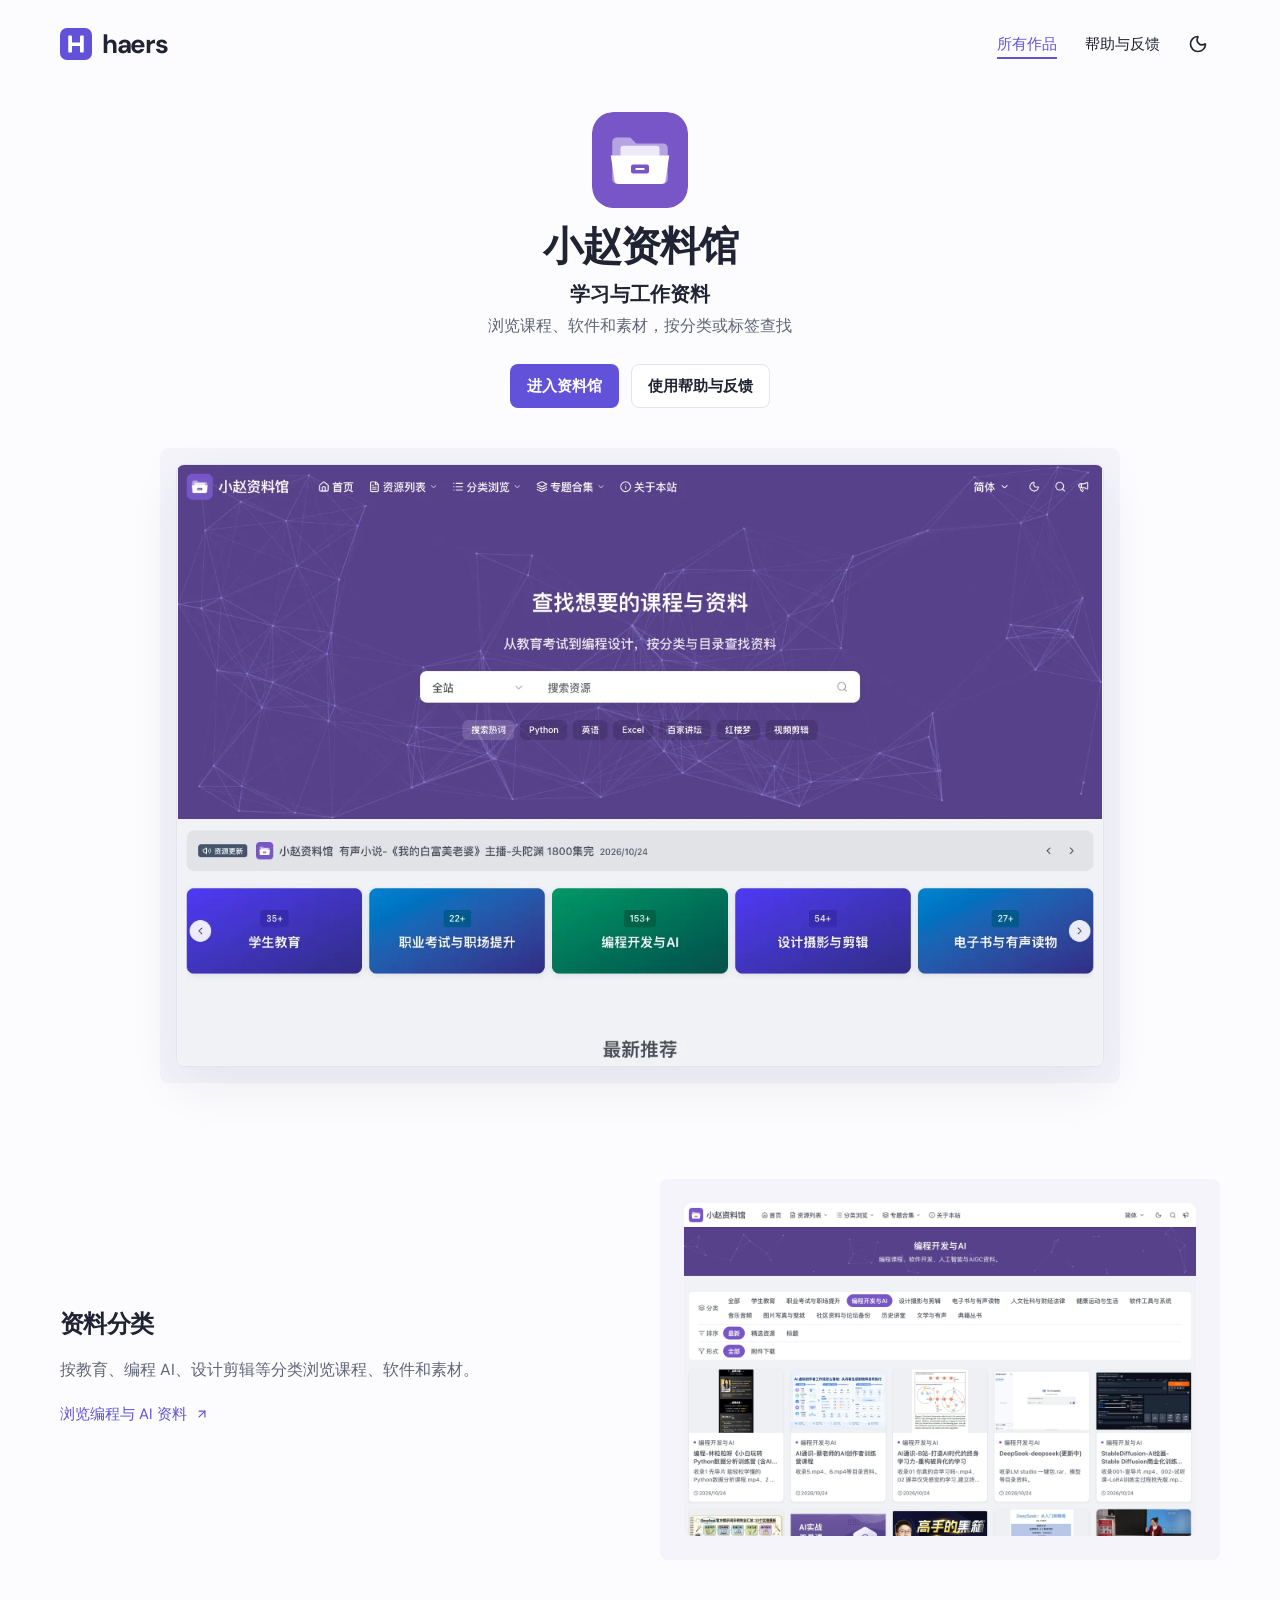
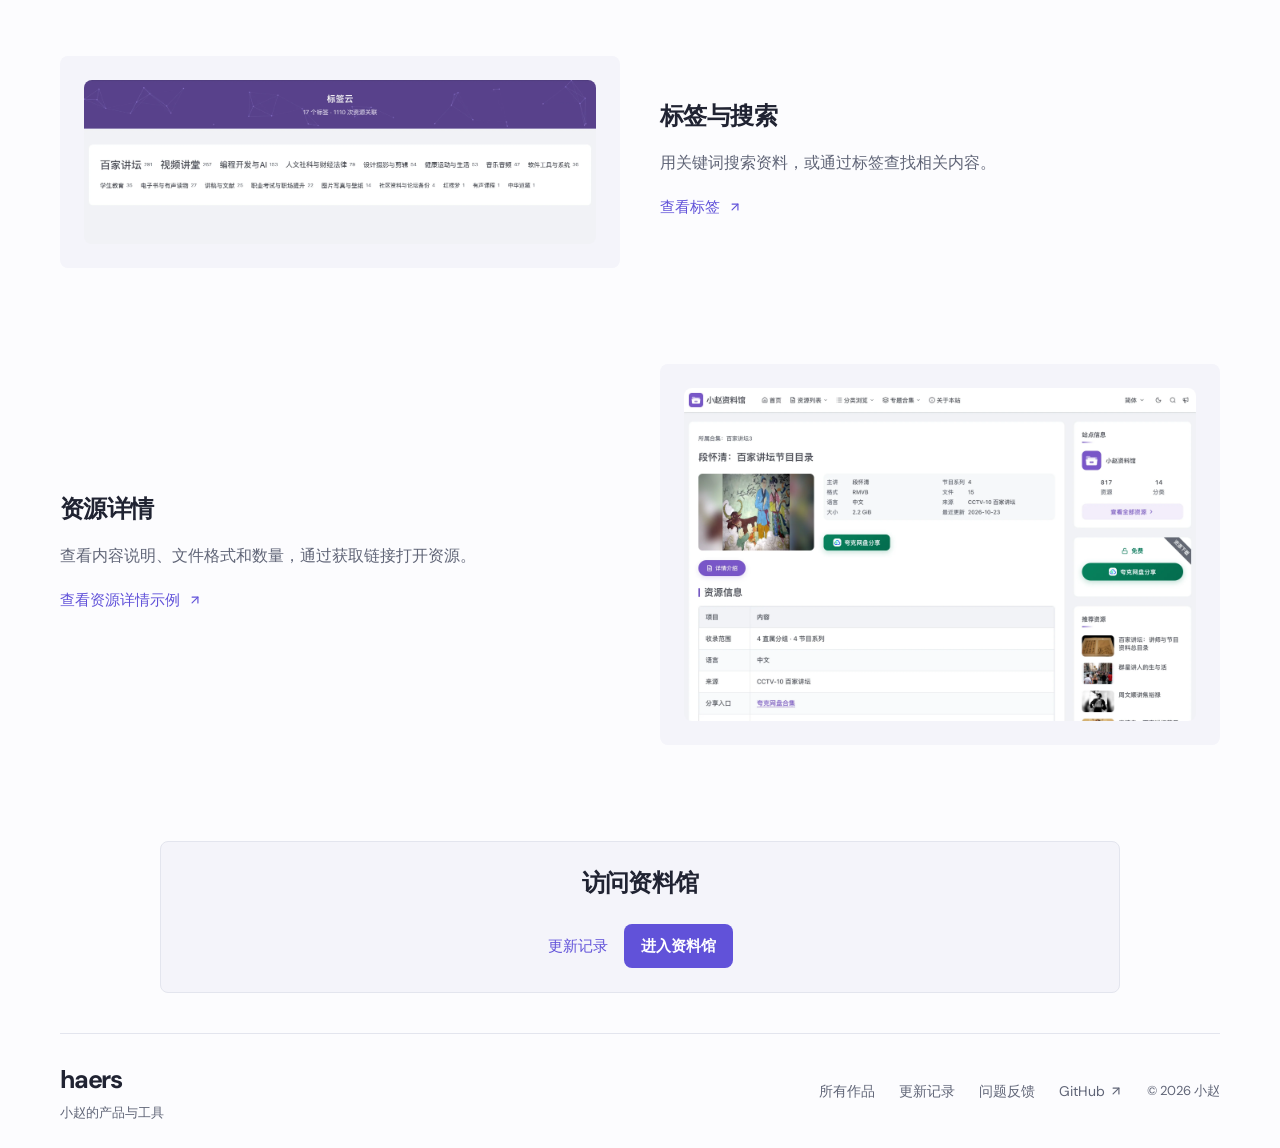
<file: products/library/index.html>
<!DOCTYPE html><html lang="zh-CN"><head><meta charSet="utf-8"/><meta name="viewport" content="width=device-width, initial-scale=1"/><link rel="preload" as="image" href="/brand.svg"/><link rel="preload" href="/images/library-icon.svg" as="image"/><link rel="preload" href="/images/library-light.webp" as="image"/><link rel="preload" href="/images/library-dark.webp" as="image"/><link rel="stylesheet" href="/_next/static/chunks/3yepwoymsi00f.css" data-precedence="next"/><link rel="preload" as="script" fetchPriority="low" href="/_next/static/chunks/1new1iqttgfkh.js"/><script src="/_next/static/chunks/209rxbpspm451.js" async=""></script><script src="/_next/static/chunks/3vm8v9a5vieg-.js" async=""></script><script src="/_next/static/chunks/1112yg9kzr73w.js" async=""></script><script src="/_next/static/chunks/turbopack-2u1d16houkiyo.js" async=""></script><script src="/_next/static/chunks/05h20ra0cdnsp.js" async=""></script><script src="/_next/static/chunks/3acrt7m0w9sck.js" async=""></script><title>小赵资料馆 · haers</title><meta name="description" content="浏览课程、软件和素材，按分类或标签查找"/><link rel="canonical" href="https://haers.github.io/products/library/"/><meta property="og:title" content="小赵资料馆 · haers"/><meta property="og:description" content="浏览课程、软件和素材，按分类或标签查找"/><meta property="og:url" content="https://haers.github.io/products/library/"/><meta property="og:site_name" content="haers"/><meta property="og:locale" content="zh_CN"/><meta property="og:image" content="https://haers.github.io/images/library-light.webp"/><meta property="og:type" content="website"/><meta name="twitter:card" content="summary_large_image"/><meta name="twitter:title" content="小赵资料馆 · haers"/><meta name="twitter:description" content="浏览课程、软件和素材，按分类或标签查找"/><meta name="twitter:image" content="https://haers.github.io/images/library-light.webp"/><link rel="icon" href="/favicon.png?v=715720519ed7"/><link rel="apple-touch-icon" href="/apple-touch-icon.png?v=715720519ed7"/><script>(function(){let t;try{t=localStorage.getItem('haers-theme')}catch{}document.documentElement.dataset.theme=t==='light'||t==='dark'?t:matchMedia('(prefers-color-scheme: dark)').matches?'dark':'light'})()</script><script src="/_next/static/chunks/0cz1d0mv5g_q7.js" noModule=""></script></head><body><div hidden=""><!--$--><!--/$--></div><a class="skip-link" href="#main">跳至正文</a><header class="site-header"><div class="container header-inner"><a class="brand" aria-label="haers 首页" href="/"><img class="brand-mark" src="/brand.svg" width="32" height="32" alt=""/><span>haers</span></a><nav aria-label="主导航"><a aria-current="page" href="/products/">所有作品</a><a href="/help/">帮助与反馈</a></nav><div class="header-actions"><button class="icon-button" type="button" aria-label="切换为深色主题"><svg xmlns="http://www.w3.org/2000/svg" width="20" height="20" viewBox="0 0 24 24" fill="none" stroke="currentColor" stroke-width="2" stroke-linecap="round" stroke-linejoin="round" class="lucide lucide-moon" aria-hidden="true"><path d="M20.985 12.486a9 9 0 1 1-9.473-9.472c.405-.022.617.46.402.803a6 6 0 0 0 8.268 8.268c.344-.215.825-.004.803.401"></path></svg></button></div></div></header><main id="main"><div class="container product-detail"><header class="product-heading"><span class="product-icon product-icon-library" aria-hidden="true"><img src="/images/library-icon.svg" width="128" height="128" alt=""/></span><h1>小赵资料馆</h1><p class="product-tagline">学习与工作资料</p><p class="product-description">浏览课程、软件和素材，按分类或标签查找</p><div class="actions"><a class="button button-primary" href="https://zhao-library.netlify.app/"><span>进入资料馆</span></a><a class="button button-secondary" href="/help/?product=library#feedback"><span>使用帮助与反馈</span></a></div></header><section class="product-preview" aria-label="小赵资料馆界面预览"><div class="product-art"><div class="product-image product-image-library"><img class="image-light" src="/images/library-light.webp" alt="小赵资料馆首页，展示资源目录与分类入口" width="1280" height="832" loading="eager"/><img class="image-dark" src="/images/library-dark.webp" alt="小赵资料馆首页，展示资源目录与分类入口" width="1280" height="832" loading="eager"/></div></div></section><section class="product-scene" aria-labelledby="scene-topics-title"><div class="product-scene-copy"><h2 id="scene-topics-title">资料分类</h2><p>按教育、编程 AI、设计剪辑等分类浏览课程、软件和素材。</p><a class="text-link" href="https://zhao-library.netlify.app/categories/programming-ai/">浏览编程与 AI 资料<svg xmlns="http://www.w3.org/2000/svg" width="14" height="14" viewBox="0 0 24 24" fill="none" stroke="currentColor" stroke-width="2" stroke-linecap="round" stroke-linejoin="round" class="lucide lucide-arrow-up-right" aria-hidden="true"><path d="M7 7h10v10"></path><path d="M7 17 17 7"></path></svg></a></div><div class="product-scene-media"><img class="image-light" src="/images/library-category-light.webp" alt="资料馆编程开发与AI分类，展示分类与形式筛选及课程素材列表" width="2560" height="1664" loading="lazy"/><img class="image-dark" src="/images/library-category-dark.webp" alt="资料馆编程开发与AI分类，展示分类与形式筛选及课程素材列表" width="2560" height="1664" loading="lazy"/></div></section><section class="product-scene product-scene-reversed" aria-labelledby="scene-tags-title"><div class="product-scene-copy"><h2 id="scene-tags-title">标签与搜索</h2><p>用关键词搜索资料，或通过标签查找相关内容。</p><a class="text-link" href="https://zhao-library.netlify.app/tags/">查看标签<svg xmlns="http://www.w3.org/2000/svg" width="14" height="14" viewBox="0 0 24 24" fill="none" stroke="currentColor" stroke-width="2" stroke-linecap="round" stroke-linejoin="round" class="lucide lucide-arrow-up-right" aria-hidden="true"><path d="M7 7h10v10"></path><path d="M7 17 17 7"></path></svg></a></div><div class="product-scene-media"><img class="image-light" src="/images/library-tags-light.webp" alt="资料馆标签云，展示百家讲坛、编程开发与AI、设计摄影与剪辑等标签" width="2560" height="822" loading="lazy"/><img class="image-dark" src="/images/library-tags-dark.webp" alt="资料馆标签云，展示百家讲坛、编程开发与AI、设计摄影与剪辑等标签" width="2560" height="822" loading="lazy"/></div></section><section class="product-scene" aria-labelledby="scene-resource-details-title"><div class="product-scene-copy"><h2 id="scene-resource-details-title">资源详情</h2><p>查看内容说明、文件格式和数量，通过获取链接打开资源。</p><a class="text-link" href="https://zhao-library.netlify.app/resources/resource-fa31d6a4d3f8/">查看资源详情示例<svg xmlns="http://www.w3.org/2000/svg" width="14" height="14" viewBox="0 0 24 24" fill="none" stroke="currentColor" stroke-width="2" stroke-linecap="round" stroke-linejoin="round" class="lucide lucide-arrow-up-right" aria-hidden="true"><path d="M7 7h10v10"></path><path d="M7 17 17 7"></path></svg></a></div><div class="product-scene-media"><img class="image-light" src="/images/library-detail-light.webp" alt="百家讲坛节目资料详情，展示主讲、文件数量、格式和资源获取入口" width="2560" height="1664" loading="lazy"/><img class="image-dark" src="/images/library-detail-dark.webp" alt="百家讲坛节目资料详情，展示主讲、文件数量、格式和资源获取入口" width="2560" height="1664" loading="lazy"/></div></section><section class="visit-strip panel panel-soft"><h2>访问资料馆</h2><div class="visit-actions"><a class="text-link" href="/products/library/changelog/">更新记录</a><a class="button button-primary" href="https://zhao-library.netlify.app/"><span>进入资料馆</span></a></div></section></div><!--$--><!--/$--></main><footer class="site-footer container"><div><a class="footer-brand" href="/">haers</a><p>小赵的产品与工具</p></div><nav aria-label="页脚导航"><a href="/products/">所有作品</a><a href="/updates/">更新记录</a><a href="/help/#feedback">问题反馈</a><a href="https://github.com/haers">GitHub <svg xmlns="http://www.w3.org/2000/svg" width="14" height="14" viewBox="0 0 24 24" fill="none" stroke="currentColor" stroke-width="2" stroke-linecap="round" stroke-linejoin="round" class="lucide lucide-arrow-up-right" aria-hidden="true"><path d="M7 7h10v10"></path><path d="M7 17 17 7"></path></svg></a></nav><p class="copyright">© <!-- -->2026<!-- --> 小赵</p></footer><script id="_R_">(globalThis["TURBOPACK"] || (globalThis["TURBOPACK"] = [])).push({"otherChunks":["static/chunks/1new1iqttgfkh.js","static/chunks/209rxbpspm451.js","static/chunks/3vm8v9a5vieg-.js","static/chunks/1112yg9kzr73w.js"],"runtimeModuleIds":[66642]});</script><script src="/_next/static/chunks/1new1iqttgfkh.js" async=""></script><script>(self.__next_f=self.__next_f||[]).push([0])</script><script>self.__next_f.push([1,"1:\"$Sreact.fragment\"\n2:\"/_next/static/chunks/05h20ra0cdnsp.js\"\n3:I[93963,[\"$2\"],\"Header\"]\n4:I[61245,[\"$2\"],\"default\"]\n5:I[57571,[\"$2\"],\"default\"]\n6:\"/_next/static/chunks/3acrt7m0w9sck.js\"\n7:I[47435,[\"$2\",\"$6\"],\"\"]\n8:I[95639,[\"$2\",\"$6\"],\"default\"]\ne:I[19485,[\"$2\"],\"OutletBoundary\"]\nf:\"$Sreact.suspense\"\n11:\"ViewportBoundary\"\n12:I[19485,[\"$2\"],\"$11\"]\n14:\"MetadataBoundary\"\n15:I[19485,[\"$2\"],\"$14\"]\n17:I[34778,[\"$2\"],\"default\",1]\n:HL[\"/_next/static/chunks/3yepwoymsi00f.css\",\"style\"]\na:X\nc:[[\"children\",{\"s\":\"__PAGE__\",\"h\":512,\"d\":{\"r\":[\"$\",\"$1\",\"c\",{\"children\":[\"$Ld\",[[\"$\",\"script\",\"script-0\",{\"src\":\"/_next/static/chunks/3acrt7m0w9sck.js\",\"async\":true,\"nonce\":\"$undefined\"}]],[\"$\",\"$Le\",null,{\"children\":[\"$\",\"$f\",null,{\"name\":\"Next.MetadataOutlet\",\"children\":\"$@10\"}]}]]}],\"p\":false,\"v\":null}}]]\nb:[[\"children\",{\"s\":{\"n\":\"slug\",\"t\":\"d\",\"k\":\"library\",\"s\":[]},\"h\":66048,\"d\":{\"r\":[\"$\",\"$1\",\"c\",{\"children\":[null,[\"$\",\"$L4\",null,{\"parallelRouterKey\":\"children\",\"error\":\"$undefined\",\"errorStyles\":\"$undefined\",\"errorScripts\":\"$undefined\",\"template\":[\"$\",\"$L5\",null,{}],\"templateStyles\":\"$undefined\",\"templateScripts\":\"$undefined\",\"notFound\":\"$undefined\",\"forbidden\":\"$undefined\",\"unauthorized\":\"$undefined\"}]]}],\"p\":false,\"v\":\"$a\"},\"c\":\"$Qc\"}]]\n9:[[\"children\",{\"s\":\"products\",\"h\":131584,\"d\":{\"r\":[\"$\",\"$1\",\"c\",{\"children\":[null,[\"$\",\"$L4\",null,{\"parallelRouterKey\":\"children\",\"error\":\"$undefined\",\"errorStyles\":\"$undefined\",\"errorScripts\":\"$undefined\",\"template\":[\"$\",\"$L5\",null,{}],\"templateStyles\":\"$undefined\",\"templateScripts\":\"$undefined\",\"notFound\":\"$undefined\",\"forbidden\":\"$undefined\",\"unauthorized\":\"$undefined\"}]]}],\"p\":false,\"v\":\"$a\"},\"c\":\"$Qb\"}]]\n"])</script><script>self.__next_f.push([1,"0:{\"P\":null,\"c\":[\"\",\"products\",\"library\",\"\"],\"q\":\"\",\"i\":false,\"t\":{\"t\":{\"s\":\"\",\"h\":131600,\"d\":{\"r\":[\"$\",\"$1\",\"c\",{\"children\":[[[\"$\",\"link\",\"0\",{\"rel\":\"stylesheet\",\"href\":\"/_next/static/chunks/3yepwoymsi00f.css\",\"precedence\":\"next\",\"crossOrigin\":\"$undefined\",\"nonce\":\"$undefined\"}],[\"$\",\"script\",\"script-0\",{\"src\":\"/_next/static/chunks/05h20ra0cdnsp.js\",\"async\":true,\"nonce\":\"$undefined\"}]],[\"$\",\"html\",null,{\"lang\":\"zh-CN\",\"suppressHydrationWarning\":true,\"children\":[[\"$\",\"head\",null,{\"children\":[\"$\",\"script\",null,{\"dangerouslySetInnerHTML\":{\"__html\":\"(function(){let t;try{t=localStorage.getItem('haers-theme')}catch{}document.documentElement.dataset.theme=t==='light'||t==='dark'?t:matchMedia('(prefers-color-scheme: dark)').matches?'dark':'light'})()\"}}]}],[\"$\",\"body\",null,{\"children\":[[\"$\",\"a\",null,{\"className\":\"skip-link\",\"href\":\"#main\",\"children\":\"跳至正文\"}],[\"$\",\"$L3\",null,{}],[\"$\",\"main\",null,{\"id\":\"main\",\"children\":[\"$\",\"$L4\",null,{\"parallelRouterKey\":\"children\",\"error\":\"$undefined\",\"errorStyles\":\"$undefined\",\"errorScripts\":\"$undefined\",\"template\":[\"$\",\"$L5\",null,{}],\"templateStyles\":\"$undefined\",\"templateScripts\":\"$undefined\",\"notFound\":[[\"$\",\"div\",null,{\"className\":\"container page-content empty-page\",\"children\":[[\"$\",\"p\",null,{\"className\":\"eyebrow\",\"children\":\"404\"}],[\"$\",\"h1\",null,{\"children\":\"页面不存在\"}],[\"$\",\"$L7\",null,{\"className\":\"button button-primary\",\"href\":\"/\",\"children\":[\"$undefined\",[\"$\",\"span\",null,{\"children\":\"回到首页\"}]]}]]}],[]],\"forbidden\":\"$undefined\",\"unauthorized\":\"$undefined\"}]}],[\"$\",\"footer\",null,{\"className\":\"site-footer container\",\"children\":[[\"$\",\"div\",null,{\"children\":[[\"$\",\"$L7\",null,{\"className\":\"footer-brand\",\"href\":\"/\",\"children\":\"haers\"}],[\"$\",\"p\",null,{\"children\":\"小赵的产品与工具\"}]]}],[\"$\",\"nav\",null,{\"aria-label\":\"页脚导航\",\"children\":[[\"$\",\"$L7\",null,{\"href\":\"/products/\",\"children\":\"所有作品\"}],[\"$\",\"$L7\",null,{\"href\":\"/updates/\",\"children\":\"更新记录\"}],[\"$\",\"$L7\",null,{\"href\":\"/help/#feedback\",\"children\":\"问题反馈\"}],[\"$\",\"a\",null,{\"href\":\"https://github.com/haers\",\"children\":[\"GitHub \",[\"$\",\"$L8\",null,{\"ref\":\"$undefined\",\"icon\":{\"name\":\"arrow-up-right\",\"size\":24,\"node\":[[\"path\",{\"d\":\"M7 7h10v10\",\"key\":\"1tivn9\"}],[\"path\",{\"d\":\"M7 17 17 7\",\"key\":\"1vkiza\"}]]},\"className\":\"$undefined\",\"size\":14}]]}]]}],[\"$\",\"p\",null,{\"className\":\"copyright\",\"children\":[\"© \",2026,\" 小赵\"]}]]}]]}]]}]]}],\"p\":false,\"v\":null},\"c\":\"$Q9\"},\"h\":{\"r\":[\"$\",\"$1\",\"h\",{\"children\":[null,[\"$\",\"$L12\",null,{\"children\":\"$L13\"}],[\"$\",\"$L15\",null,{\"children\":[[\"$\",\"div\",null,{\"hidden\":true,\"children\":[\"$\",\"$f\",null,{\"name\":\"Next.Metadata\",\"children\":\"$L16\"}]}],null]}],null]}],\"p\":false,\"v\":null}},\"m\":\"$undefined\",\"G\":[\"$17\",[[\"$\",\"link\",\"0\",{\"rel\":\"stylesheet\",\"href\":\"/_next/static/chunks/3yepwoymsi00f.css\",\"precedence\":\"next\",\"crossOrigin\":\"$undefined\",\"nonce\":\"$undefined\"}]]],\"S\":true,\"r\":\"$undefined\",\"s\":\"$undefined\",\"a\":\"$undefined\",\"l\":\"$undefined\",\"p\":\"$undefined\",\"d\":\"$undefined\",\"b\":\"P69JUm841U6LOu5JLJoE9\"}\n"])</script><script>self.__next_f.push([1,":HL[\"/images/library-icon.svg\",\"image\"]\n:HL[\"/images/library-light.webp\",\"image\"]\n:HL[\"/images/library-dark.webp\",\"image\"]\na:C\n"])</script><script>self.__next_f.push([1,"d:[\"$\",\"div\",null,{\"className\":\"container product-detail\",\"children\":[[\"$\",\"header\",null,{\"className\":\"product-heading\",\"children\":[[\"$\",\"span\",null,{\"className\":\"product-icon product-icon-library\",\"aria-hidden\":\"true\",\"children\":[\"$\",\"img\",null,{\"src\":\"/images/library-icon.svg\",\"width\":128,\"height\":128,\"alt\":\"\"}]}],[\"$\",\"h1\",null,{\"children\":\"小赵资料馆\"}],[\"$\",\"p\",null,{\"className\":\"product-tagline\",\"children\":\"学习与工作资料\"}],[\"$\",\"p\",null,{\"className\":\"product-description\",\"children\":\"浏览课程、软件和素材，按分类或标签查找\"}],[\"$\",\"div\",null,{\"className\":\"actions\",\"children\":[[\"$\",\"a\",null,{\"className\":\"button button-primary\",\"href\":\"https://zhao-library.netlify.app/\",\"children\":[\"$undefined\",[\"$\",\"span\",null,{\"children\":\"进入资料馆\"}]]}],[\"$\",\"$L7\",null,{\"className\":\"button button-secondary\",\"href\":\"/help/?product=library#feedback\",\"children\":[\"$undefined\",[\"$\",\"span\",null,{\"children\":\"使用帮助与反馈\"}]]}]]}]]}],[\"$\",\"section\",null,{\"className\":\"product-preview\",\"aria-label\":\"小赵资料馆界面预览\",\"children\":[\"$\",\"div\",null,{\"className\":\"product-art\",\"children\":[\"$\",\"div\",null,{\"className\":\"product-image product-image-library\",\"children\":[[\"$\",\"img\",null,{\"className\":\"image-light\",\"src\":\"/images/library-light.webp\",\"alt\":\"小赵资料馆首页，展示资源目录与分类入口\",\"width\":1280,\"height\":832,\"loading\":\"eager\"}],[\"$\",\"img\",null,{\"className\":\"image-dark\",\"src\":\"/images/library-dark.webp\",\"alt\":\"小赵资料馆首页，展示资源目录与分类入口\",\"width\":1280,\"height\":832,\"loading\":\"eager\"}]]}]}]}],[[\"$\",\"section\",\"topics\",{\"className\":\"product-scene\",\"aria-labelledby\":\"scene-topics-title\",\"children\":[[\"$\",\"div\",null,{\"className\":\"product-scene-copy\",\"children\":[[\"$\",\"h2\",null,{\"id\":\"scene-topics-title\",\"children\":\"资料分类\"}],[\"$\",\"p\",null,{\"children\":\"按教育、编程 AI、设计剪辑等分类浏览课程、软件和素材。\"}],[\"$\",\"a\",null,{\"className\":\"text-link\",\"href\":\"https://zhao-library.netlify.app/categories/programming-ai/\",\"children\":[\"浏览编程与 AI 资料\",[\"$\",\"$L8\",null,{\"ref\":\"$undefined\",\"icon\":\"$0:t:t:d:r:props:children:1:props:children:1:props:children:3:props:children:1:props:children:3:props:children:1:props:icon\",\"className\":\"$undefined\",\"size\":14,\"aria-hidden\":true}]]}]]}],[\"$\",\"div\",null,{\"className\":\"product-scene-media\",\"children\":[[\"$\",\"img\",null,{\"className\":\"image-light\",\"src\":\"/images/library-category-light.webp\",\"alt\":\"资料馆编程开发与AI分类，展示分类与形式筛选及课程素材列表\",\"width\":2560,\"height\":1664,\"loading\":\"lazy\"}],[\"$\",\"img\",null,{\"className\":\"image-dark\",\"src\":\"/images/library-category-dark.webp\",\"alt\":\"资料馆编程开发与AI分类，展示分类与形式筛选及课程素材列表\",\"width\":2560,\"height\":1664,\"loading\":\"lazy\"}]]}]]}],[\"$\",\"section\",\"tags\",{\"className\":\"product-scene product-scene-reversed\",\"aria-labelledby\":\"scene-tags-title\",\"children\":[[\"$\",\"div\",null,{\"className\":\"product-scene-copy\",\"children\":[[\"$\",\"h2\",null,{\"id\":\"scene-tags-title\",\"children\":\"标签与搜索\"}],[\"$\",\"p\",null,{\"children\":\"用关键词搜索资料，或通过标签查找相关内容。\"}],[\"$\",\"a\",null,{\"className\":\"text-link\",\"href\":\"https://zhao-library.netlify.app/tags/\",\"children\":[\"查看标签\",[\"$\",\"$L8\",null,{\"ref\":\"$undefined\",\"icon\":\"$0:t:t:d:r:props:children:1:props:children:1:props:children:3:props:children:1:props:children:3:props:children:1:props:icon\",\"className\":\"$undefined\",\"size\":14,\"aria-hidden\":true}]]}]]}],[\"$\",\"div\",null,{\"className\":\"product-scene-media\",\"children\":[[\"$\",\"img\",null,{\"className\":\"image-light\",\"src\":\"/images/library-tags-light.webp\",\"alt\":\"资料馆标签云，展示百家讲坛、编程开发与AI、设计摄影与剪辑等标签\",\"width\":2560,\"height\":822,\"loading\":\"lazy\"}],[\"$\",\"img\",null,{\"className\":\"image-dark\",\"src\":\"/images/library-tags-dark.webp\",\"alt\":\"资料馆标签云，展示百家讲坛、编程开发与AI、设计摄影与剪辑等标签\",\"width\":2560,\"height\":822,\"loading\":\"lazy\"}]]}]]}],[\"$\",\"section\",\"resource-details\",{\"className\":\"product-scene\",\"aria-labelledby\":\"scene-resource-details-title\",\"children\":[[\"$\",\"div\",null,{\"className\":\"product-scene-copy\",\"children\":[[\"$\",\"h2\",null,{\"id\":\"scene-resource-details-title\",\"children\":\"资源详情\"}],[\"$\",\"p\",null,{\"children\":\"查看内容说明、文件格式和数量，通过获取链接打开资源。\"}],[\"$\",\"a\",null,{\"className\":\"text-link\",\"href\":\"https://zhao-library.netlify.app/resources/resource-fa31d6a4d3f8/\",\"children\":[\"查看资源详情示例\",[\"$\",\"$L8\",null,{\"ref\":\"$undefined\",\"icon\":\"$0:t:t:d:r:props:children:1:props:children:1:props:children:3:props:children:1:props:children:3:props:children:1:props:icon\",\"className\":\"$undefined\",\"size\":14,\"aria-hidden\":true}]]}]]}],[\"$\",\"div\",null,{\"className\":\"product-scene-media\",\"children\":[[\"$\",\"img\",null,{\"className\":\"image-light\",\"src\":\"/images/library-detail-light.webp\",\"alt\":\"百家讲坛节目资料详情，展示主讲、文件数量、格式和资源获取入口\",\"width\":2560,\"height\":1664,\"loading\":\"lazy\"}],[\"$\",\"img\",null,{\"className\":\"image-dark\",\"src\":\"/images/library-detail-dark.webp\",\"alt\":\"百家讲坛节目资料详情，展示主讲、文件数量、格式和资源获取入口\",\"width\":2560,\"height\":1664,\"loading\":\"lazy\"}]]}]]}]],[\"$\",\"section\",null,{\"className\":\"visit-strip panel panel-soft\",\"children\":[[\"$\",\"h2\",null,{\"children\":\"访问资料馆\"}],[\"$\",\"div\",null,{\"className\":\"visit-actions\",\"children\":[[\"$\",\"$L7\",null,{\"className\":\"text-link\",\"href\":\"/products/library/changelog/\",\"children\":\"更新记录\"}],[\"$\",\"a\",null,{\"className\":\"button button-primary\",\"href\":\"https://zhao-library.netlify.app/\",\"children\":[\"$undefined\",[\"$\",\"span\",null,{\"children\":\"进入资料馆\"}]]}]]}]]}]]}]\n"])</script><script>self.__next_f.push([1,"13:[[\"$\",\"meta\",\"0\",{\"charSet\":\"utf-8\"}],[\"$\",\"meta\",\"1\",{\"name\":\"viewport\",\"content\":\"width=device-width, initial-scale=1\"}]]\n"])</script><script>self.__next_f.push([1,"18:I[99089,[\"$2\"],\"IconMark\"]\n10:null\n16:[[\"$\",\"title\",\"0\",{\"children\":\"小赵资料馆 · haers\"}],[\"$\",\"meta\",\"1\",{\"name\":\"description\",\"content\":\"浏览课程、软件和素材，按分类或标签查找\"}],[\"$\",\"link\",\"2\",{\"rel\":\"canonical\",\"href\":\"https://haers.github.io/products/library/\"}],[\"$\",\"meta\",\"3\",{\"property\":\"og:title\",\"content\":\"小赵资料馆 · haers\"}],[\"$\",\"meta\",\"4\",{\"property\":\"og:description\",\"content\":\"浏览课程、软件和素材，按分类或标签查找\"}],[\"$\",\"meta\",\"5\",{\"property\":\"og:url\",\"content\":\"https://haers.github.io/products/library/\"}],[\"$\",\"meta\",\"6\",{\"property\":\"og:site_name\",\"content\":\"haers\"}],[\"$\",\"meta\",\"7\",{\"property\":\"og:locale\",\"content\":\"zh_CN\"}],[\"$\",\"meta\",\"8\",{\"property\":\"og:image\",\"content\":\"https://haers.github.io/images/library-light.webp\"}],[\"$\",\"meta\",\"9\",{\"property\":\"og:type\",\"content\":\"website\"}],[\"$\",\"meta\",\"10\",{\"name\":\"twitter:card\",\"content\":\"summary_large_image\"}],[\"$\",\"meta\",\"11\",{\"name\":\"twitter:title\",\"content\":\"小赵资料馆 · haers\"}],[\"$\",\"meta\",\"12\",{\"name\":\"twitter:description\",\"content\":\"浏览课程、软件和素材，按分类或标签查找\"}],[\"$\",\"meta\",\"13\",{\"name\":\"twitter:image\",\"content\":\"https://haers.github.io/images/library-light.webp\"}],[\"$\",\"link\",\"14\",{\"rel\":\"icon\",\"href\":\"/favicon.png?v=715720519ed7\"}],[\"$\",\"link\",\"15\",{\"rel\":\"apple-touch-icon\",\"href\":\"/apple-touch-icon.png?v=715720519ed7\"}],[\"$\",\"$L18\",\"16\",{}]]\n"])</script></body></html>
</file>
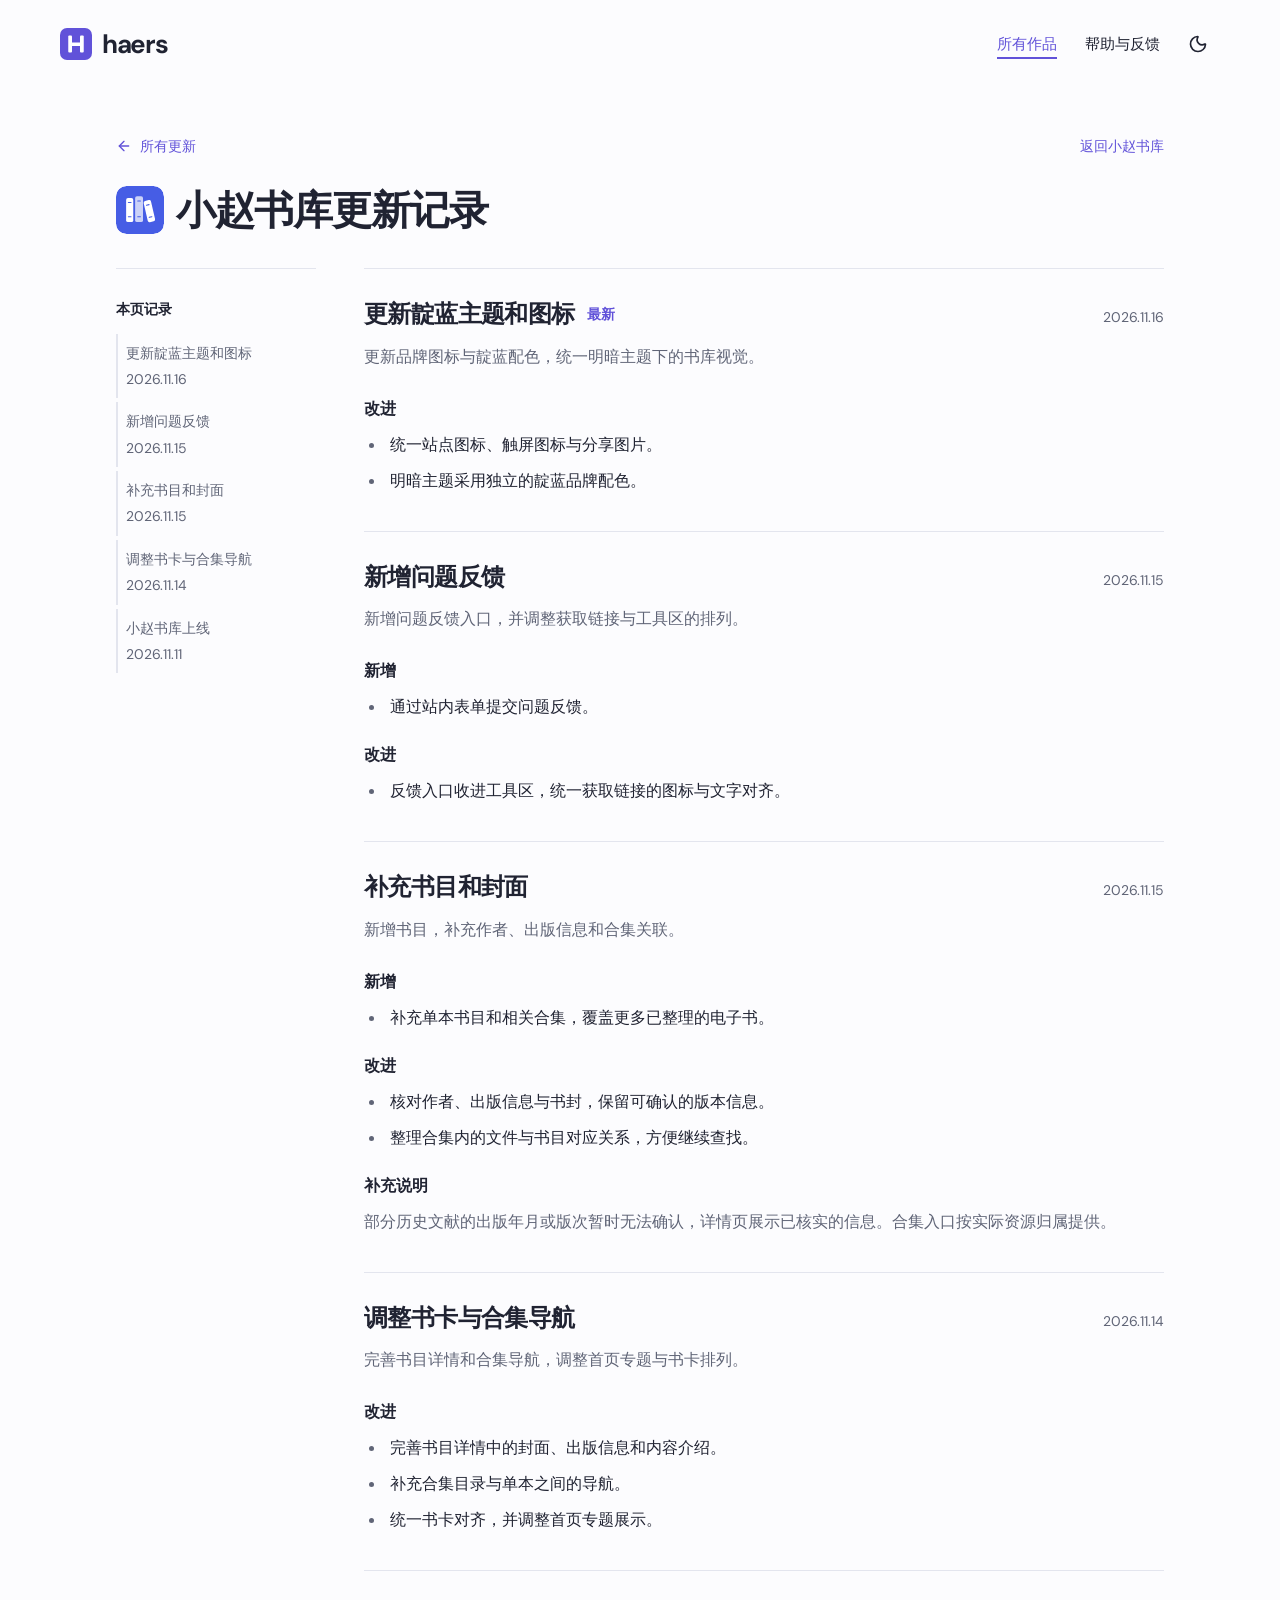
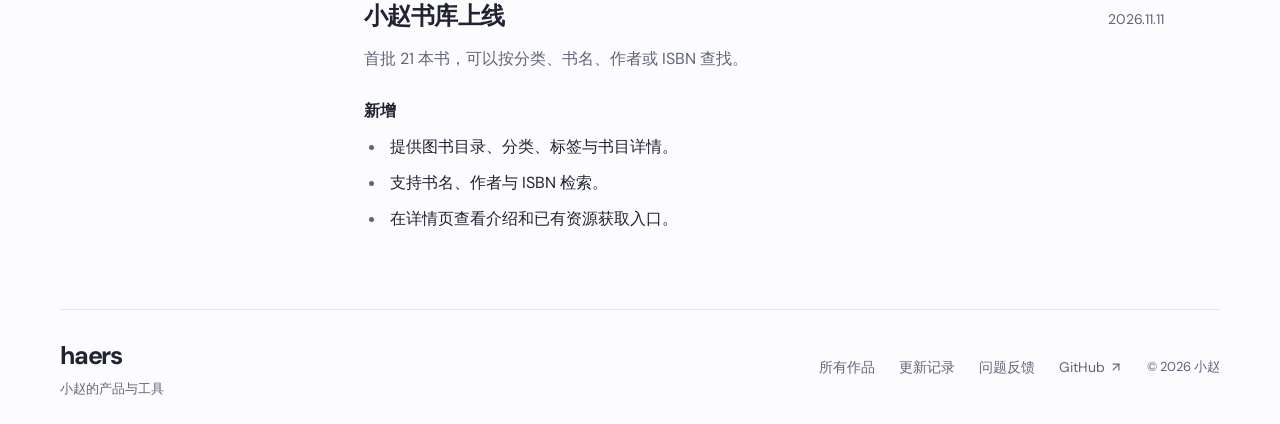
<file: products/books/changelog/index.html>
<!DOCTYPE html><html lang="zh-CN"><head><meta charSet="utf-8"/><meta name="viewport" content="width=device-width, initial-scale=1"/><link rel="preload" as="image" href="/brand.svg"/><link rel="preload" href="/images/books-icon.svg" as="image"/><link rel="stylesheet" href="/_next/static/chunks/3yepwoymsi00f.css" data-precedence="next"/><link rel="preload" as="script" fetchPriority="low" href="/_next/static/chunks/1new1iqttgfkh.js"/><script src="/_next/static/chunks/209rxbpspm451.js" async=""></script><script src="/_next/static/chunks/3vm8v9a5vieg-.js" async=""></script><script src="/_next/static/chunks/1112yg9kzr73w.js" async=""></script><script src="/_next/static/chunks/turbopack-2u1d16houkiyo.js" async=""></script><script src="/_next/static/chunks/05h20ra0cdnsp.js" async=""></script><title>小赵书库更新记录 · haers</title><meta name="description" content="查看小赵书库的公开更新历史、新增功能、改进与修复。"/><link rel="canonical" href="https://haers.github.io/products/books/changelog/"/><meta property="og:title" content="小赵书库更新记录 · haers"/><meta property="og:description" content="查看小赵书库的公开更新历史、新增功能、改进与修复。"/><meta property="og:url" content="https://haers.github.io/products/books/changelog/"/><meta property="og:site_name" content="haers"/><meta property="og:locale" content="zh_CN"/><meta property="og:image" content="https://haers.github.io/social.png"/><meta property="og:type" content="website"/><meta name="twitter:card" content="summary_large_image"/><meta name="twitter:title" content="小赵书库更新记录 · haers"/><meta name="twitter:description" content="查看小赵书库的公开更新历史、新增功能、改进与修复。"/><meta name="twitter:image" content="https://haers.github.io/social.png"/><link rel="icon" href="/favicon.png?v=715720519ed7"/><link rel="apple-touch-icon" href="/apple-touch-icon.png?v=715720519ed7"/><script>(function(){let t;try{t=localStorage.getItem('haers-theme')}catch{}document.documentElement.dataset.theme=t==='light'||t==='dark'?t:matchMedia('(prefers-color-scheme: dark)').matches?'dark':'light'})()</script><script src="/_next/static/chunks/0cz1d0mv5g_q7.js" noModule=""></script></head><body><div hidden=""><!--$--><!--/$--></div><a class="skip-link" href="#main">跳至正文</a><header class="site-header"><div class="container header-inner"><a class="brand" aria-label="haers 首页" href="/"><img class="brand-mark" src="/brand.svg" width="32" height="32" alt=""/><span>haers</span></a><nav aria-label="主导航"><a aria-current="page" href="/products/">所有作品</a><a href="/help/">帮助与反馈</a></nav><div class="header-actions"><button class="icon-button" type="button" aria-label="切换为深色主题"><svg xmlns="http://www.w3.org/2000/svg" width="20" height="20" viewBox="0 0 24 24" fill="none" stroke="currentColor" stroke-width="2" stroke-linecap="round" stroke-linejoin="round" class="lucide lucide-moon" aria-hidden="true"><path d="M20.985 12.486a9 9 0 1 1-9.473-9.472c.405-.022.617.46.402.803a6 6 0 0 0 8.268 8.268c.344-.215.825-.004.803.401"></path></svg></button></div></div></header><main id="main"><div class="container page-content"><div class="changelog-page"><nav class="changelog-navigation" aria-label="更新记录导航"><a class="text-link" href="/updates/"><svg xmlns="http://www.w3.org/2000/svg" width="16" height="16" viewBox="0 0 24 24" fill="none" stroke="currentColor" stroke-width="2" stroke-linecap="round" stroke-linejoin="round" class="lucide lucide-arrow-left" aria-hidden="true"><path d="m12 19-7-7 7-7"></path><path d="M19 12H5"></path></svg>所有更新</a><a class="text-link" href="/products/books/">返回<!-- -->小赵书库</a></nav><header class="page-heading"><div class="page-heading-identity"><span class="product-icon product-icon-books" aria-hidden="true"><img src="/images/books-icon.svg" width="128" height="128" alt=""/></span><h1>小赵书库更新记录</h1></div></header><div class="changelog-layout"><nav class="changelog-index" aria-label="本页更新目录"><p class="changelog-index-title">本页记录</p><ol><li><a href="#indigo-theme"><span>更新靛蓝主题和图标</span><time dateTime="2026-11-16">2026.11.16</time></a></li><li><a href="#feedback"><span>新增问题反馈</span><time dateTime="2026-11-15">2026.11.15</time></a></li><li><a href="#catalog-expansion"><span>补充书目和封面</span><time dateTime="2026-11-15">2026.11.15</time></a></li><li><a href="#catalog-layout"><span>调整书卡与合集导航</span><time dateTime="2026-11-14">2026.11.14</time></a></li><li><a href="#launch"><span>小赵书库上线</span><time dateTime="2026-11-11">2026.11.11</time></a></li></ol></nav><div class="changelog-reading"><ol class="changelog-entries"><li><article class="changelog-entry" id="indigo-theme" tabindex="-1" aria-labelledby="indigo-theme-title"><header class="changelog-entry-heading"><div class="changelog-entry-identity"><h2 id="indigo-theme-title">更新靛蓝主题和图标</h2><span class="changelog-latest">最新</span></div><time dateTime="2026-11-16">2026.11.16</time></header><p class="changelog-summary">更新品牌图标与靛蓝配色，统一明暗主题下的书库视觉。</p><div class="changelog-sections"><section class="changelog-change-group" aria-label="改进"><h3>改进</h3><ul><li>统一站点图标、触屏图标与分享图片。</li><li>明暗主题采用独立的靛蓝品牌配色。</li></ul></section></div></article></li><li><article class="changelog-entry" id="feedback" tabindex="-1" aria-labelledby="feedback-title"><header class="changelog-entry-heading"><div class="changelog-entry-identity"><h2 id="feedback-title">新增问题反馈</h2></div><time dateTime="2026-11-15">2026.11.15</time></header><p class="changelog-summary">新增问题反馈入口，并调整获取链接与工具区的排列。</p><div class="changelog-sections"><section class="changelog-change-group" aria-label="新增"><h3>新增</h3><ul><li>通过站内表单提交问题反馈。</li></ul></section><section class="changelog-change-group" aria-label="改进"><h3>改进</h3><ul><li>反馈入口收进工具区，统一获取链接的图标与文字对齐。</li></ul></section></div></article></li><li><article class="changelog-entry" id="catalog-expansion" tabindex="-1" aria-labelledby="catalog-expansion-title"><header class="changelog-entry-heading"><div class="changelog-entry-identity"><h2 id="catalog-expansion-title">补充书目和封面</h2></div><time dateTime="2026-11-15">2026.11.15</time></header><p class="changelog-summary">新增书目，补充作者、出版信息和合集关联。</p><div class="changelog-sections"><section class="changelog-change-group" aria-label="新增"><h3>新增</h3><ul><li>补充单本书目和相关合集，覆盖更多已整理的电子书。</li></ul></section><section class="changelog-change-group" aria-label="改进"><h3>改进</h3><ul><li>核对作者、出版信息与书封，保留可确认的版本信息。</li><li>整理合集内的文件与书目对应关系，方便继续查找。</li></ul></section><section class="changelog-change-group changelog-notes" aria-label="补充说明"><h3>补充说明</h3><p>部分历史文献的出版年月或版次暂时无法确认，详情页展示已核实的信息。合集入口按实际资源归属提供。</p></section></div></article></li><li><article class="changelog-entry" id="catalog-layout" tabindex="-1" aria-labelledby="catalog-layout-title"><header class="changelog-entry-heading"><div class="changelog-entry-identity"><h2 id="catalog-layout-title">调整书卡与合集导航</h2></div><time dateTime="2026-11-14">2026.11.14</time></header><p class="changelog-summary">完善书目详情和合集导航，调整首页专题与书卡排列。</p><div class="changelog-sections"><section class="changelog-change-group" aria-label="改进"><h3>改进</h3><ul><li>完善书目详情中的封面、出版信息和内容介绍。</li><li>补充合集目录与单本之间的导航。</li><li>统一书卡对齐，并调整首页专题展示。</li></ul></section></div></article></li><li><article class="changelog-entry" id="launch" tabindex="-1" aria-labelledby="launch-title"><header class="changelog-entry-heading"><div class="changelog-entry-identity"><h2 id="launch-title">小赵书库上线</h2></div><time dateTime="2026-11-11">2026.11.11</time></header><p class="changelog-summary">首批 21 本书，可以按分类、书名、作者或 ISBN 查找。</p><div class="changelog-sections"><section class="changelog-change-group" aria-label="新增"><h3>新增</h3><ul><li>提供图书目录、分类、标签与书目详情。</li><li>支持书名、作者与 ISBN 检索。</li><li>在详情页查看介绍和已有资源获取入口。</li></ul></section></div></article></li></ol></div></div></div></div><!--$--><!--/$--></main><footer class="site-footer container"><div><a class="footer-brand" href="/">haers</a><p>小赵的产品与工具</p></div><nav aria-label="页脚导航"><a href="/products/">所有作品</a><a href="/updates/">更新记录</a><a href="/help/#feedback">问题反馈</a><a href="https://github.com/haers">GitHub <svg xmlns="http://www.w3.org/2000/svg" width="14" height="14" viewBox="0 0 24 24" fill="none" stroke="currentColor" stroke-width="2" stroke-linecap="round" stroke-linejoin="round" class="lucide lucide-arrow-up-right" aria-hidden="true"><path d="M7 7h10v10"></path><path d="M7 17 17 7"></path></svg></a></nav><p class="copyright">© <!-- -->2026<!-- --> 小赵</p></footer><script id="_R_">(globalThis["TURBOPACK"] || (globalThis["TURBOPACK"] = [])).push({"otherChunks":["static/chunks/1new1iqttgfkh.js","static/chunks/209rxbpspm451.js","static/chunks/3vm8v9a5vieg-.js","static/chunks/1112yg9kzr73w.js"],"runtimeModuleIds":[66642]});</script><script src="/_next/static/chunks/1new1iqttgfkh.js" async=""></script><script>(self.__next_f=self.__next_f||[]).push([0])</script><script>self.__next_f.push([1,"1:\"$Sreact.fragment\"\n2:\"/_next/static/chunks/05h20ra0cdnsp.js\"\n3:I[93963,[\"$2\"],\"Header\"]\n4:I[61245,[\"$2\"],\"default\"]\n5:I[57571,[\"$2\"],\"default\"]\n6:I[47435,[\"$2\"],\"\"]\n7:I[95639,[\"$2\"],\"default\"]\nf:I[19485,[\"$2\"],\"OutletBoundary\"]\n10:\"$Sreact.suspense\"\n12:\"ViewportBoundary\"\n13:I[19485,[\"$2\"],\"$12\"]\n15:\"MetadataBoundary\"\n16:I[19485,[\"$2\"],\"$15\"]\n18:I[34778,[\"$2\"],\"default\",1]\n:HL[\"/_next/static/chunks/3yepwoymsi00f.css\",\"style\"]\n9:X\nd:[[\"children\",{\"s\":\"__PAGE__\",\"h\":512,\"d\":{\"r\":[\"$\",\"$1\",\"c\",{\"children\":[\"$Le\",null,[\"$\",\"$Lf\",null,{\"children\":[\"$\",\"$10\",null,{\"name\":\"Next.MetadataOutlet\",\"children\":\"$@11\"}]}]]}],\"p\":false,\"v\":null}}]]\nc:[[\"children\",{\"s\":{\"n\":\"page\",\"t\":\"oc\",\"k\":\"\",\"s\":[]},\"h\":66048,\"d\":{\"r\":[\"$\",\"$1\",\"c\",{\"children\":[null,[\"$\",\"$L4\",null,{\"parallelRouterKey\":\"children\",\"error\":\"$undefined\",\"errorStyles\":\"$undefined\",\"errorScripts\":\"$undefined\",\"template\":[\"$\",\"$L5\",null,{}],\"templateStyles\":\"$undefined\",\"templateScripts\":\"$undefined\",\"notFound\":\"$undefined\",\"forbidden\":\"$undefined\",\"unauthorized\":\"$undefined\"}]]}],\"p\":false,\"v\":\"$9\"},\"c\":\"$Qd\"}]]\nb:[[\"children\",{\"s\":\"changelog\",\"h\":131584,\"d\":{\"r\":[\"$\",\"$1\",\"c\",{\"children\":[null,[\"$\",\"$L4\",null,{\"parallelRouterKey\":\"children\",\"error\":\"$undefined\",\"errorStyles\":\"$undefined\",\"errorScripts\":\"$undefined\",\"template\":[\"$\",\"$L5\",null,{}],\"templateStyles\":\"$undefined\",\"templateScripts\":\"$undefined\",\"notFound\":\"$undefined\",\"forbidden\":\"$undefined\",\"unauthorized\":\"$undefined\"}]]}],\"p\":false,\"v\":\"$9\"},\"c\":\"$Qc\"}]]\na:[[\"children\",{\"s\":{\"n\":\"slug\",\"t\":\"d\",\"k\":\"books\",\"s\":[]},\"h\":197120,\"d\":{\"r\":[\"$\",\"$1\",\"c\",{\"children\":[null,[\"$\",\"$L4\",null,{\"parallelRouterKey\":\"children\",\"error\":\"$undefined\",\"errorStyles\":\"$undefined\",\"errorScripts\":\"$undefined\",\"template\":[\"$\",\"$L5\",null,{}],\"templateStyles\":\"$undefined\",\"templateScripts\":\"$undefined\",\"notFound\":\"$undefined\",\"forbidden\":\"$undefined\",\"unauthorized\":\"$undefined\"}]]}],\"p\":false,\"v\":\"$9\"},\"c\":\"$Qb\"}]]\n8:[[\"children\",{\"s\":\"products\",\"h\":131584,\"d\":{\"r\":[\"$\",\"$1\",\"c\",{\"children\":[null,[\"$\",\"$L4\",null,{\"parallelRouterKey\":\"children\",\"error\":\"$undefined\",\"errorStyles\":\"$undefined\",\"errorScripts\":\"$undefined\",\"template\":[\"$\",\"$L5\",null,{}],\"templateStyles\":\"$undefined\",\"templateScripts\":\"$undefined\",\"notFound\":\"$undefined\",\"forbidden\":\"$undefined\",\"unauthorized\":\"$undefined\"}]]}],\"p\":false,\"v\":\"$9\"},\"c\":\"$Qa\"}]]\n"])</script><script>self.__next_f.push([1,"0:{\"P\":null,\"c\":[\"\",\"products\",\"books\",\"changelog\",\"\"],\"q\":\"\",\"i\":false,\"t\":{\"t\":{\"s\":\"\",\"h\":131600,\"d\":{\"r\":[\"$\",\"$1\",\"c\",{\"children\":[[[\"$\",\"link\",\"0\",{\"rel\":\"stylesheet\",\"href\":\"/_next/static/chunks/3yepwoymsi00f.css\",\"precedence\":\"next\",\"crossOrigin\":\"$undefined\",\"nonce\":\"$undefined\"}],[\"$\",\"script\",\"script-0\",{\"src\":\"/_next/static/chunks/05h20ra0cdnsp.js\",\"async\":true,\"nonce\":\"$undefined\"}]],[\"$\",\"html\",null,{\"lang\":\"zh-CN\",\"suppressHydrationWarning\":true,\"children\":[[\"$\",\"head\",null,{\"children\":[\"$\",\"script\",null,{\"dangerouslySetInnerHTML\":{\"__html\":\"(function(){let t;try{t=localStorage.getItem('haers-theme')}catch{}document.documentElement.dataset.theme=t==='light'||t==='dark'?t:matchMedia('(prefers-color-scheme: dark)').matches?'dark':'light'})()\"}}]}],[\"$\",\"body\",null,{\"children\":[[\"$\",\"a\",null,{\"className\":\"skip-link\",\"href\":\"#main\",\"children\":\"跳至正文\"}],[\"$\",\"$L3\",null,{}],[\"$\",\"main\",null,{\"id\":\"main\",\"children\":[\"$\",\"$L4\",null,{\"parallelRouterKey\":\"children\",\"error\":\"$undefined\",\"errorStyles\":\"$undefined\",\"errorScripts\":\"$undefined\",\"template\":[\"$\",\"$L5\",null,{}],\"templateStyles\":\"$undefined\",\"templateScripts\":\"$undefined\",\"notFound\":[[\"$\",\"div\",null,{\"className\":\"container page-content empty-page\",\"children\":[[\"$\",\"p\",null,{\"className\":\"eyebrow\",\"children\":\"404\"}],[\"$\",\"h1\",null,{\"children\":\"页面不存在\"}],[\"$\",\"$L6\",null,{\"className\":\"button button-primary\",\"href\":\"/\",\"children\":[\"$undefined\",[\"$\",\"span\",null,{\"children\":\"回到首页\"}]]}]]}],[]],\"forbidden\":\"$undefined\",\"unauthorized\":\"$undefined\"}]}],[\"$\",\"footer\",null,{\"className\":\"site-footer container\",\"children\":[[\"$\",\"div\",null,{\"children\":[[\"$\",\"$L6\",null,{\"className\":\"footer-brand\",\"href\":\"/\",\"children\":\"haers\"}],[\"$\",\"p\",null,{\"children\":\"小赵的产品与工具\"}]]}],[\"$\",\"nav\",null,{\"aria-label\":\"页脚导航\",\"children\":[[\"$\",\"$L6\",null,{\"href\":\"/products/\",\"children\":\"所有作品\"}],[\"$\",\"$L6\",null,{\"href\":\"/updates/\",\"children\":\"更新记录\"}],[\"$\",\"$L6\",null,{\"href\":\"/help/#feedback\",\"children\":\"问题反馈\"}],[\"$\",\"a\",null,{\"href\":\"https://github.com/haers\",\"children\":[\"GitHub \",[\"$\",\"$L7\",null,{\"ref\":\"$undefined\",\"icon\":{\"name\":\"arrow-up-right\",\"size\":24,\"node\":[[\"path\",{\"d\":\"M7 7h10v10\",\"key\":\"1tivn9\"}],[\"path\",{\"d\":\"M7 17 17 7\",\"key\":\"1vkiza\"}]]},\"className\":\"$undefined\",\"size\":14}]]}]]}],[\"$\",\"p\",null,{\"className\":\"copyright\",\"children\":[\"© \",2026,\" 小赵\"]}]]}]]}]]}]]}],\"p\":false,\"v\":null},\"c\":\"$Q8\"},\"h\":{\"r\":[\"$\",\"$1\",\"h\",{\"children\":[null,[\"$\",\"$L13\",null,{\"children\":\"$L14\"}],[\"$\",\"$L16\",null,{\"children\":[[\"$\",\"div\",null,{\"hidden\":true,\"children\":[\"$\",\"$10\",null,{\"name\":\"Next.Metadata\",\"children\":\"$L17\"}]}],null]}],null]}],\"p\":false,\"v\":null}},\"m\":\"$undefined\",\"G\":[\"$18\",[[\"$\",\"link\",\"0\",{\"rel\":\"stylesheet\",\"href\":\"/_next/static/chunks/3yepwoymsi00f.css\",\"precedence\":\"next\",\"crossOrigin\":\"$undefined\",\"nonce\":\"$undefined\"}]]],\"S\":true,\"r\":\"$undefined\",\"s\":\"$undefined\",\"a\":\"$undefined\",\"l\":\"$undefined\",\"p\":\"$undefined\",\"d\":\"$undefined\",\"b\":\"P69JUm841U6LOu5JLJoE9\"}\n"])</script><script>self.__next_f.push([1,":HL[\"/images/books-icon.svg\",\"image\"]\n9:C\n"])</script><script>self.__next_f.push([1,"e:[\"$\",\"div\",null,{\"className\":\"container page-content\",\"children\":[\"$\",\"div\",null,{\"className\":\"changelog-page\",\"children\":[[\"$\",\"nav\",null,{\"className\":\"changelog-navigation\",\"aria-label\":\"更新记录导航\",\"children\":[[\"$\",\"$L6\",null,{\"className\":\"text-link\",\"href\":\"/updates/\",\"children\":[[\"$\",\"$L7\",null,{\"ref\":\"$undefined\",\"icon\":{\"name\":\"arrow-left\",\"size\":24,\"node\":[[\"path\",{\"d\":\"m12 19-7-7 7-7\",\"key\":\"1l729n\"}],[\"path\",{\"d\":\"M19 12H5\",\"key\":\"x3x0zl\"}]]},\"className\":\"$undefined\",\"size\":16,\"aria-hidden\":true}],\"所有更新\"]}],[\"$\",\"$L6\",null,{\"className\":\"text-link\",\"href\":\"/products/books/\",\"children\":[\"返回\",\"小赵书库\"]}]]}],[\"$\",\"header\",null,{\"className\":\"page-heading\",\"children\":[[\"$\",\"div\",null,{\"className\":\"page-heading-identity\",\"children\":[[\"$\",\"span\",null,{\"className\":\"product-icon product-icon-books\",\"aria-hidden\":\"true\",\"children\":[\"$\",\"img\",null,{\"src\":\"/images/books-icon.svg\",\"width\":128,\"height\":128,\"alt\":\"\"}]}],[\"$\",\"h1\",null,{\"children\":\"小赵书库更新记录\"}]]}],\"$undefined\"]}],[\"$\",\"div\",null,{\"className\":\"changelog-layout\",\"children\":[[\"$\",\"nav\",null,{\"className\":\"changelog-index\",\"aria-label\":\"本页更新目录\",\"children\":[[\"$\",\"p\",null,{\"className\":\"changelog-index-title\",\"children\":\"本页记录\"}],[\"$\",\"ol\",null,{\"children\":[[\"$\",\"li\",\"indigo-theme\",{\"children\":[\"$\",\"a\",null,{\"href\":\"#indigo-theme\",\"children\":[[\"$\",\"span\",null,{\"children\":\"更新靛蓝主题和图标\"}],[\"$\",\"time\",null,{\"dateTime\":\"2026-11-16\",\"children\":\"2026.11.16\"}]]}]}],[\"$\",\"li\",\"feedback\",{\"children\":[\"$\",\"a\",null,{\"href\":\"#feedback\",\"children\":[[\"$\",\"span\",null,{\"children\":\"新增问题反馈\"}],[\"$\",\"time\",null,{\"dateTime\":\"2026-11-15\",\"children\":\"2026.11.15\"}]]}]}],[\"$\",\"li\",\"catalog-expansion\",{\"children\":[\"$\",\"a\",null,{\"href\":\"#catalog-expansion\",\"children\":[[\"$\",\"span\",null,{\"children\":\"补充书目和封面\"}],[\"$\",\"time\",null,{\"dateTime\":\"2026-11-15\",\"children\":\"2026.11.15\"}]]}]}],[\"$\",\"li\",\"catalog-layout\",{\"children\":[\"$\",\"a\",null,{\"href\":\"#catalog-layout\",\"children\":[[\"$\",\"span\",null,{\"children\":\"调整书卡与合集导航\"}],[\"$\",\"time\",null,{\"dateTime\":\"2026-11-14\",\"children\":\"2026.11.14\"}]]}]}],[\"$\",\"li\",\"launch\",{\"children\":[\"$\",\"a\",null,{\"href\":\"#launch\",\"children\":[[\"$\",\"span\",null,{\"children\":\"小赵书库上线\"}],[\"$\",\"time\",null,{\"dateTime\":\"2026-11-11\",\"children\":\"2026.11.11\"}]]}]}]]}]]}],[\"$\",\"div\",null,{\"className\":\"changelog-reading\",\"children\":[[\"$\",\"ol\",null,{\"className\":\"changelog-entries\",\"children\":[[\"$\",\"li\",\"indigo-theme\",{\"children\":[\"$\",\"article\",null,{\"className\":\"changelog-entry\",\"id\":\"indigo-theme\",\"tabIndex\":-1,\"aria-labelledby\":\"indigo-theme-title\",\"children\":[[\"$\",\"header\",null,{\"className\":\"changelog-entry-heading\",\"children\":[[\"$\",\"div\",null,{\"className\":\"changelog-entry-identity\",\"children\":[[\"$\",\"h2\",null,{\"id\":\"indigo-theme-title\",\"children\":\"更新靛蓝主题和图标\"}],[\"$\",\"span\",null,{\"className\":\"changelog-latest\",\"children\":\"最新\"}]]}],[\"$\",\"time\",null,{\"dateTime\":\"2026-11-16\",\"children\":\"2026.11.16\"}]]}],null,[\"$\",\"p\",null,{\"className\":\"changelog-summary\",\"children\":\"更新品牌图标与靛蓝配色，统一明暗主题下的书库视觉。\"}],[\"$\",\"div\",null,{\"className\":\"changelog-sections\",\"children\":[[[\"$\",\"section\",\"改进\",{\"className\":\"changelog-change-group\",\"aria-label\":\"改进\",\"children\":[[\"$\",\"h3\",null,{\"children\":\"改进\"}],[\"$\",\"ul\",null,{\"children\":[[\"$\",\"li\",\"改进-0\",{\"children\":\"统一站点图标、触屏图标与分享图片。\"}],[\"$\",\"li\",\"改进-1\",{\"children\":\"明暗主题采用独立的靛蓝品牌配色。\"}]]}]]}]],null]}]]}]}],[\"$\",\"li\",\"feedback\",{\"children\":[\"$\",\"article\",null,{\"className\":\"changelog-entry\",\"id\":\"feedback\",\"tabIndex\":-1,\"aria-labelledby\":\"feedback-title\",\"children\":[[\"$\",\"header\",null,{\"className\":\"changelog-entry-heading\",\"children\":[[\"$\",\"div\",null,{\"className\":\"changelog-entry-identity\",\"children\":[[\"$\",\"h2\",null,{\"id\":\"feedback-title\",\"children\":\"新增问题反馈\"}],null]}],[\"$\",\"time\",null,{\"dateTime\":\"2026-11-15\",\"children\":\"2026.11.15\"}]]}],null,[\"$\",\"p\",null,{\"className\":\"changelog-summary\",\"children\":\"新增问题反馈入口，并调整获取链接与工具区的排列。\"}],[\"$\",\"div\",null,{\"className\":\"changelog-sections\",\"children\":[[[\"$\",\"section\",\"新增\",{\"className\":\"changelog-change-group\",\"aria-label\":\"新增\",\"children\":[[\"$\",\"h3\",null,{\"children\":\"新增\"}],[\"$\",\"ul\",null,{\"children\":[[\"$\",\"li\",\"新增-0\",{\"children\":\"通过站内表单提交问题反馈。\"}]]}]]}],[\"$\",\"section\",\"改进\",{\"className\":\"changelog-change-group\",\"aria-label\":\"改进\",\"children\":[[\"$\",\"h3\",null,{\"children\":\"改进\"}],[\"$\",\"ul\",null,{\"children\":[[\"$\",\"li\",\"改进-0\",{\"children\":\"反馈入口收进工具区，统一获取链接的图标与文字对齐。\"}]]}]]}]],null]}]]}]}],[\"$\",\"li\",\"catalog-expansion\",{\"children\":[\"$\",\"article\",null,{\"className\":\"changelog-entry\",\"id\":\"catalog-expansion\",\"tabIndex\":-1,\"aria-labelledby\":\"catalog-expansion-title\",\"children\":[[\"$\",\"header\",null,{\"className\":\"changelog-entry-heading\",\"children\":[[\"$\",\"div\",null,{\"className\":\"changelog-entry-identity\",\"children\":[[\"$\",\"h2\",null,{\"id\":\"catalog-expansion-title\",\"children\":\"补充书目和封面\"}],null]}],[\"$\",\"time\",null,{\"dateTime\":\"2026-11-15\",\"children\":\"2026.11.15\"}]]}],null,[\"$\",\"p\",null,{\"className\":\"changelog-summary\",\"children\":\"新增书目，补充作者、出版信息和合集关联。\"}],[\"$\",\"div\",null,{\"className\":\"changelog-sections\",\"children\":[[\"$L19\",\"$L1a\"],\"$L1b\"]}]]}]}],\"$L1c\",\"$L1d\"]}],\"$L1e\"]}]]}]]}]}]\n"])</script><script>self.__next_f.push([1,"19:[\"$\",\"section\",\"新增\",{\"className\":\"changelog-change-group\",\"aria-label\":\"新增\",\"children\":[[\"$\",\"h3\",null,{\"children\":\"新增\"}],[\"$\",\"ul\",null,{\"children\":[[\"$\",\"li\",\"新增-0\",{\"children\":\"补充单本书目和相关合集，覆盖更多已整理的电子书。\"}]]}]]}]\n1a:[\"$\",\"section\",\"改进\",{\"className\":\"changelog-change-group\",\"aria-label\":\"改进\",\"children\":[[\"$\",\"h3\",null,{\"children\":\"改进\"}],[\"$\",\"ul\",null,{\"children\":[[\"$\",\"li\",\"改进-0\",{\"children\":\"核对作者、出版信息与书封，保留可确认的版本信息。\"}],[\"$\",\"li\",\"改进-1\",{\"children\":\"整理合集内的文件与书目对应关系，方便继续查找。\"}]]}]]}]\n1b:[\"$\",\"section\",null,{\"className\":\"changelog-change-group changelog-notes\",\"aria-label\":\"补充说明\",\"children\":[[\"$\",\"h3\",null,{\"children\":\"补充说明\"}],[[\"$\",\"p\",\"catalog-expansion-note-0\",{\"children\":\"部分历史文献的出版年月或版次暂时无法确认，详情页展示已核实的信息。合集入口按实际资源归属提供。\"}]]]}]\n1c:[\"$\",\"li\",\"catalog-layout\",{\"children\":[\"$\",\"article\",null,{\"className\":\"changelog-entry\",\"id\":\"catalog-layout\",\"tabIndex\":-1,\"aria-labelledby\":\"catalog-layout-title\",\"children\":[[\"$\",\"header\",null,{\"className\":\"changelog-entry-heading\",\"children\":[[\"$\",\"div\",null,{\"className\":\"changelog-entry-identity\",\"children\":[[\"$\",\"h2\",null,{\"id\":\"catalog-layout-title\",\"children\":\"调整书卡与合集导航\"}],null]}],[\"$\",\"time\",null,{\"dateTime\":\"2026-11-14\",\"children\":\"2026.11.14\"}]]}],null,[\"$\",\"p\",null,{\"className\":\"changelog-summary\",\"children\":\"完善书目详情和合集导航，调整首页专题与书卡排列。\"}],[\"$\",\"div\",null,{\"className\":\"changelog-sections\",\"children\":[[[\"$\",\"section\",\"改进\",{\"className\":\"changelog-change-group\",\"aria-label\":\"改进\",\"children\":[[\"$\",\"h3\",null,{\"children\":\"改进\"}],[\"$\",\"ul\",null,{\"children\":[[\"$\",\"li\",\"改进-0\",{\"children\":\"完善书目详情中的封面、出版信息和内容介绍。\"}],[\"$\",\"li\",\"改进-1\",{\"children\":\"补充合集目录与单本之间的导航。\"}],[\"$\",\"li\",\"改进-2\",{\"children\":\"统一书卡对齐，并调整首页专题展示。\"}]]}]]}]],null]}]]}]}]\n1d:[\"$\",\"li\",\"launch\",{\"children\":[\"$\",\"article\",null,{\"className\":\"changelog-entry\",\"id\":\"launch\",\"tabIndex\":-1,\"aria-labelledby\":\"launch-title\",\"children\":[[\"$\",\"header\",null,{\"className\":\"changelog-entry-heading\",\"children\":[[\"$\",\"div\",null,{\"className\":\"changelog-entry-identity\",\"children\":[[\"$\",\"h2\",null,{\"id\":\"launch-title\",\"children\":\"小赵书库上线\"}],null]}],[\"$\",\"time\",null,{\"dateTime\":\"2026-11-11\",\"children\":\"2026.11.11\"}]]}],null,[\"$\",\"p\",null,{\"className\":\"changelog-summary\",\"children\":\"首批 21 本书，可以按分类、书名、作者或 ISBN 查找。\"}],[\"$\",\"div\",null,{\"className\":\"changelog-sections\",\"children\":[[[\"$\",\"section\",\"新增\",{\"className\":\"changelog-change-group\",\"aria-label\":\"新增\",\"children\":[[\"$\",\"h3\",null,{\"children\":\"新增\"}],[\"$\",\"ul\",null,{\"children\":[[\"$\",\"li\",\"新增-0\",{\"children\":\"提供图书目录、分类、标签与书目详情。\"}],[\"$\",\"li\",\"新增-1\",{\"children\":\"支持书名、作者与 ISBN 检索。\"}],[\"$\",\"li\",\"新增-2\",{\"children\":\"在详情页查看介绍和已有资源获取入口。\"}]]}]]}]],null]}]]}]}]\n1e:null\n"])</script><script>self.__next_f.push([1,"14:[[\"$\",\"meta\",\"0\",{\"charSet\":\"utf-8\"}],[\"$\",\"meta\",\"1\",{\"name\":\"viewport\",\"content\":\"width=device-width, initial-scale=1\"}]]\n"])</script><script>self.__next_f.push([1,"1f:I[99089,[\"$2\"],\"IconMark\"]\n11:null\n17:[[\"$\",\"title\",\"0\",{\"children\":\"小赵书库更新记录 · haers\"}],[\"$\",\"meta\",\"1\",{\"name\":\"description\",\"content\":\"查看小赵书库的公开更新历史、新增功能、改进与修复。\"}],[\"$\",\"link\",\"2\",{\"rel\":\"canonical\",\"href\":\"https://haers.github.io/products/books/changelog/\"}],[\"$\",\"meta\",\"3\",{\"property\":\"og:title\",\"content\":\"小赵书库更新记录 · haers\"}],[\"$\",\"meta\",\"4\",{\"property\":\"og:description\",\"content\":\"查看小赵书库的公开更新历史、新增功能、改进与修复。\"}],[\"$\",\"meta\",\"5\",{\"property\":\"og:url\",\"content\":\"https://haers.github.io/products/books/changelog/\"}],[\"$\",\"meta\",\"6\",{\"property\":\"og:site_name\",\"content\":\"haers\"}],[\"$\",\"meta\",\"7\",{\"property\":\"og:locale\",\"content\":\"zh_CN\"}],[\"$\",\"meta\",\"8\",{\"property\":\"og:image\",\"content\":\"https://haers.github.io/social.png\"}],[\"$\",\"meta\",\"9\",{\"property\":\"og:type\",\"content\":\"website\"}],[\"$\",\"meta\",\"10\",{\"name\":\"twitter:card\",\"content\":\"summary_large_image\"}],[\"$\",\"meta\",\"11\",{\"name\":\"twitter:title\",\"content\":\"小赵书库更新记录 · haers\"}],[\"$\",\"meta\",\"12\",{\"name\":\"twitter:description\",\"content\":\"查看小赵书库的公开更新历史、新增功能、改进与修复。\"}],[\"$\",\"meta\",\"13\",{\"name\":\"twitter:image\",\"content\":\"https://haers.github.io/social.png\"}],[\"$\",\"link\",\"14\",{\"rel\":\"icon\",\"href\":\"/favicon.png?v=715720519ed7\"}],[\"$\",\"link\",\"15\",{\"rel\":\"apple-touch-icon\",\"href\":\"/apple-touch-icon.png?v=715720519ed7\"}],[\"$\",\"$L1f\",\"16\",{}]]\n"])</script></body></html>
</file>
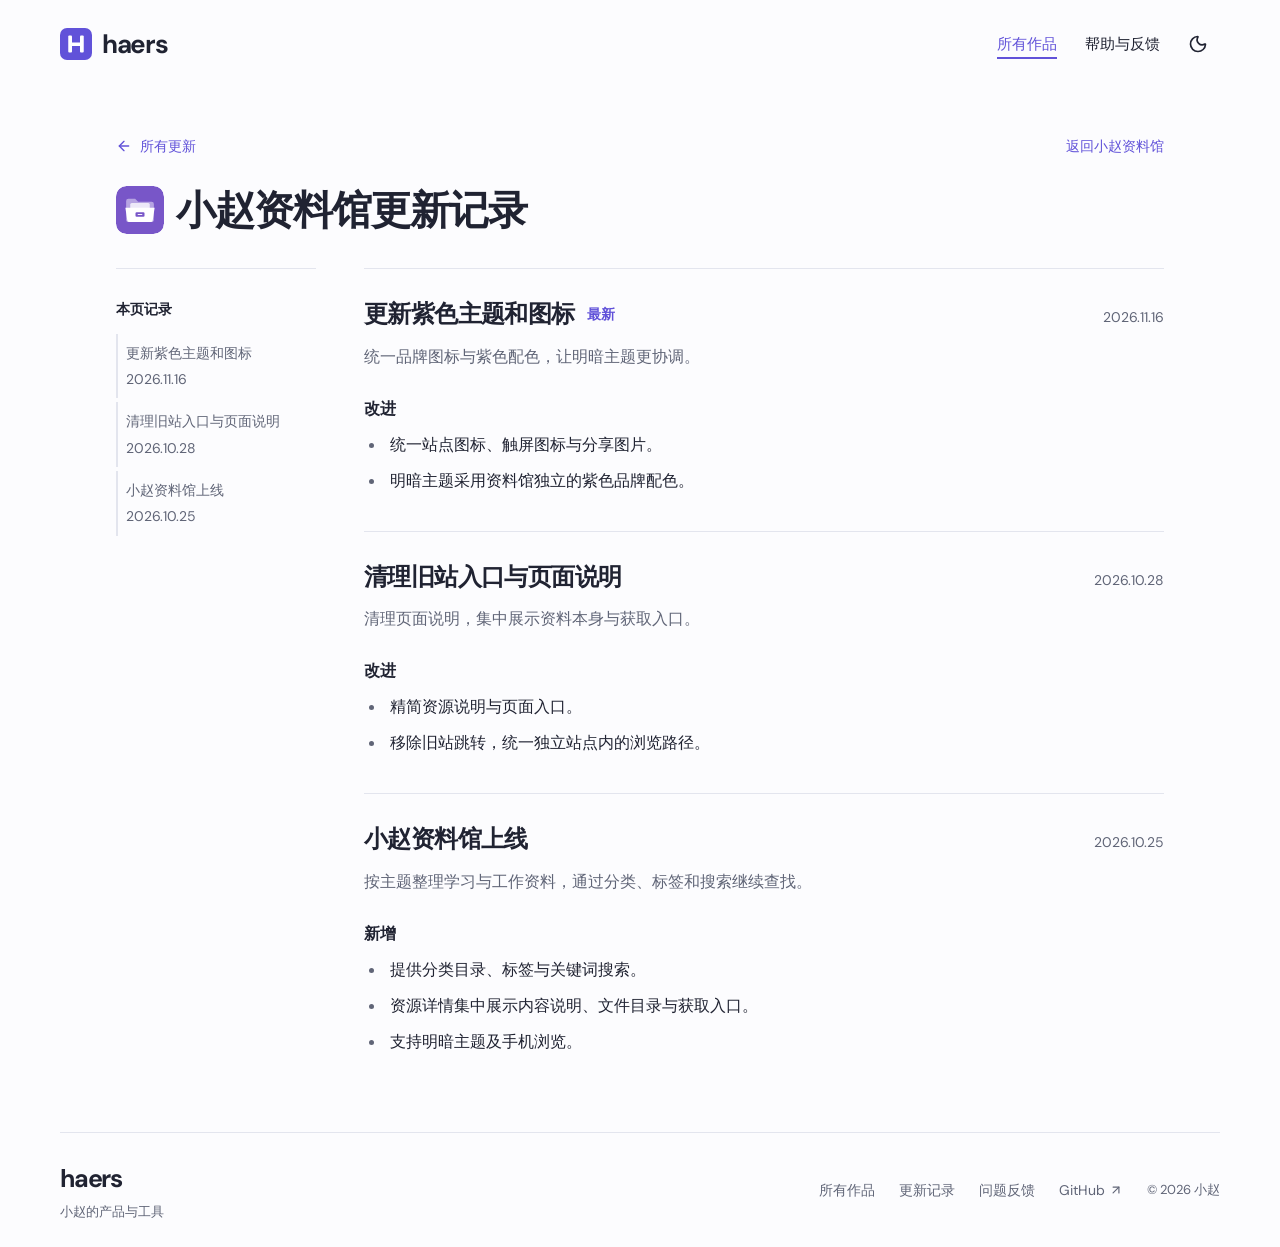
<file: products/library/changelog/index.html>
<!DOCTYPE html><html lang="zh-CN"><head><meta charSet="utf-8"/><meta name="viewport" content="width=device-width, initial-scale=1"/><link rel="preload" as="image" href="/brand.svg"/><link rel="preload" href="/images/library-icon.svg" as="image"/><link rel="stylesheet" href="/_next/static/chunks/3yepwoymsi00f.css" data-precedence="next"/><link rel="preload" as="script" fetchPriority="low" href="/_next/static/chunks/1new1iqttgfkh.js"/><script src="/_next/static/chunks/209rxbpspm451.js" async=""></script><script src="/_next/static/chunks/3vm8v9a5vieg-.js" async=""></script><script src="/_next/static/chunks/1112yg9kzr73w.js" async=""></script><script src="/_next/static/chunks/turbopack-2u1d16houkiyo.js" async=""></script><script src="/_next/static/chunks/05h20ra0cdnsp.js" async=""></script><title>小赵资料馆更新记录 · haers</title><meta name="description" content="查看小赵资料馆的公开更新历史、新增功能、改进与修复。"/><link rel="canonical" href="https://haers.github.io/products/library/changelog/"/><meta property="og:title" content="小赵资料馆更新记录 · haers"/><meta property="og:description" content="查看小赵资料馆的公开更新历史、新增功能、改进与修复。"/><meta property="og:url" content="https://haers.github.io/products/library/changelog/"/><meta property="og:site_name" content="haers"/><meta property="og:locale" content="zh_CN"/><meta property="og:image" content="https://haers.github.io/social.png"/><meta property="og:type" content="website"/><meta name="twitter:card" content="summary_large_image"/><meta name="twitter:title" content="小赵资料馆更新记录 · haers"/><meta name="twitter:description" content="查看小赵资料馆的公开更新历史、新增功能、改进与修复。"/><meta name="twitter:image" content="https://haers.github.io/social.png"/><link rel="icon" href="/favicon.png?v=715720519ed7"/><link rel="apple-touch-icon" href="/apple-touch-icon.png?v=715720519ed7"/><script>(function(){let t;try{t=localStorage.getItem('haers-theme')}catch{}document.documentElement.dataset.theme=t==='light'||t==='dark'?t:matchMedia('(prefers-color-scheme: dark)').matches?'dark':'light'})()</script><script src="/_next/static/chunks/0cz1d0mv5g_q7.js" noModule=""></script></head><body><div hidden=""><!--$--><!--/$--></div><a class="skip-link" href="#main">跳至正文</a><header class="site-header"><div class="container header-inner"><a class="brand" aria-label="haers 首页" href="/"><img class="brand-mark" src="/brand.svg" width="32" height="32" alt=""/><span>haers</span></a><nav aria-label="主导航"><a aria-current="page" href="/products/">所有作品</a><a href="/help/">帮助与反馈</a></nav><div class="header-actions"><button class="icon-button" type="button" aria-label="切换为深色主题"><svg xmlns="http://www.w3.org/2000/svg" width="20" height="20" viewBox="0 0 24 24" fill="none" stroke="currentColor" stroke-width="2" stroke-linecap="round" stroke-linejoin="round" class="lucide lucide-moon" aria-hidden="true"><path d="M20.985 12.486a9 9 0 1 1-9.473-9.472c.405-.022.617.46.402.803a6 6 0 0 0 8.268 8.268c.344-.215.825-.004.803.401"></path></svg></button></div></div></header><main id="main"><div class="container page-content"><div class="changelog-page"><nav class="changelog-navigation" aria-label="更新记录导航"><a class="text-link" href="/updates/"><svg xmlns="http://www.w3.org/2000/svg" width="16" height="16" viewBox="0 0 24 24" fill="none" stroke="currentColor" stroke-width="2" stroke-linecap="round" stroke-linejoin="round" class="lucide lucide-arrow-left" aria-hidden="true"><path d="m12 19-7-7 7-7"></path><path d="M19 12H5"></path></svg>所有更新</a><a class="text-link" href="/products/library/">返回<!-- -->小赵资料馆</a></nav><header class="page-heading"><div class="page-heading-identity"><span class="product-icon product-icon-library" aria-hidden="true"><img src="/images/library-icon.svg" width="128" height="128" alt=""/></span><h1>小赵资料馆更新记录</h1></div></header><div class="changelog-layout"><nav class="changelog-index" aria-label="本页更新目录"><p class="changelog-index-title">本页记录</p><ol><li><a href="#purple-theme"><span>更新紫色主题和图标</span><time dateTime="2026-11-16">2026.11.16</time></a></li><li><a href="#independent-site"><span>清理旧站入口与页面说明</span><time dateTime="2026-10-28">2026.10.28</time></a></li><li><a href="#launch"><span>小赵资料馆上线</span><time dateTime="2026-10-25">2026.10.25</time></a></li></ol></nav><div class="changelog-reading"><ol class="changelog-entries"><li><article class="changelog-entry" id="purple-theme" tabindex="-1" aria-labelledby="purple-theme-title"><header class="changelog-entry-heading"><div class="changelog-entry-identity"><h2 id="purple-theme-title">更新紫色主题和图标</h2><span class="changelog-latest">最新</span></div><time dateTime="2026-11-16">2026.11.16</time></header><p class="changelog-summary">统一品牌图标与紫色配色，让明暗主题更协调。</p><div class="changelog-sections"><section class="changelog-change-group" aria-label="改进"><h3>改进</h3><ul><li>统一站点图标、触屏图标与分享图片。</li><li>明暗主题采用资料馆独立的紫色品牌配色。</li></ul></section></div></article></li><li><article class="changelog-entry" id="independent-site" tabindex="-1" aria-labelledby="independent-site-title"><header class="changelog-entry-heading"><div class="changelog-entry-identity"><h2 id="independent-site-title">清理旧站入口与页面说明</h2></div><time dateTime="2026-10-28">2026.10.28</time></header><p class="changelog-summary">清理页面说明，集中展示资料本身与获取入口。</p><div class="changelog-sections"><section class="changelog-change-group" aria-label="改进"><h3>改进</h3><ul><li>精简资源说明与页面入口。</li><li>移除旧站跳转，统一独立站点内的浏览路径。</li></ul></section></div></article></li><li><article class="changelog-entry" id="launch" tabindex="-1" aria-labelledby="launch-title"><header class="changelog-entry-heading"><div class="changelog-entry-identity"><h2 id="launch-title">小赵资料馆上线</h2></div><time dateTime="2026-10-25">2026.10.25</time></header><p class="changelog-summary">按主题整理学习与工作资料，通过分类、标签和搜索继续查找。</p><div class="changelog-sections"><section class="changelog-change-group" aria-label="新增"><h3>新增</h3><ul><li>提供分类目录、标签与关键词搜索。</li><li>资源详情集中展示内容说明、文件目录与获取入口。</li><li>支持明暗主题及手机浏览。</li></ul></section></div></article></li></ol></div></div></div></div><!--$--><!--/$--></main><footer class="site-footer container"><div><a class="footer-brand" href="/">haers</a><p>小赵的产品与工具</p></div><nav aria-label="页脚导航"><a href="/products/">所有作品</a><a href="/updates/">更新记录</a><a href="/help/#feedback">问题反馈</a><a href="https://github.com/haers">GitHub <svg xmlns="http://www.w3.org/2000/svg" width="14" height="14" viewBox="0 0 24 24" fill="none" stroke="currentColor" stroke-width="2" stroke-linecap="round" stroke-linejoin="round" class="lucide lucide-arrow-up-right" aria-hidden="true"><path d="M7 7h10v10"></path><path d="M7 17 17 7"></path></svg></a></nav><p class="copyright">© <!-- -->2026<!-- --> 小赵</p></footer><script id="_R_">(globalThis["TURBOPACK"] || (globalThis["TURBOPACK"] = [])).push({"otherChunks":["static/chunks/1new1iqttgfkh.js","static/chunks/209rxbpspm451.js","static/chunks/3vm8v9a5vieg-.js","static/chunks/1112yg9kzr73w.js"],"runtimeModuleIds":[66642]});</script><script src="/_next/static/chunks/1new1iqttgfkh.js" async=""></script><script>(self.__next_f=self.__next_f||[]).push([0])</script><script>self.__next_f.push([1,"1:\"$Sreact.fragment\"\n2:\"/_next/static/chunks/05h20ra0cdnsp.js\"\n3:I[93963,[\"$2\"],\"Header\"]\n4:I[61245,[\"$2\"],\"default\"]\n5:I[57571,[\"$2\"],\"default\"]\n6:I[47435,[\"$2\"],\"\"]\n7:I[95639,[\"$2\"],\"default\"]\nf:I[19485,[\"$2\"],\"OutletBoundary\"]\n10:\"$Sreact.suspense\"\n12:\"ViewportBoundary\"\n13:I[19485,[\"$2\"],\"$12\"]\n15:\"MetadataBoundary\"\n16:I[19485,[\"$2\"],\"$15\"]\n18:I[34778,[\"$2\"],\"default\",1]\n:HL[\"/_next/static/chunks/3yepwoymsi00f.css\",\"style\"]\n9:X\nd:[[\"children\",{\"s\":\"__PAGE__\",\"h\":512,\"d\":{\"r\":[\"$\",\"$1\",\"c\",{\"children\":[\"$Le\",null,[\"$\",\"$Lf\",null,{\"children\":[\"$\",\"$10\",null,{\"name\":\"Next.MetadataOutlet\",\"children\":\"$@11\"}]}]]}],\"p\":false,\"v\":null}}]]\nc:[[\"children\",{\"s\":{\"n\":\"page\",\"t\":\"oc\",\"k\":\"\",\"s\":[]},\"h\":66048,\"d\":{\"r\":[\"$\",\"$1\",\"c\",{\"children\":[null,[\"$\",\"$L4\",null,{\"parallelRouterKey\":\"children\",\"error\":\"$undefined\",\"errorStyles\":\"$undefined\",\"errorScripts\":\"$undefined\",\"template\":[\"$\",\"$L5\",null,{}],\"templateStyles\":\"$undefined\",\"templateScripts\":\"$undefined\",\"notFound\":\"$undefined\",\"forbidden\":\"$undefined\",\"unauthorized\":\"$undefined\"}]]}],\"p\":false,\"v\":\"$9\"},\"c\":\"$Qd\"}]]\nb:[[\"children\",{\"s\":\"changelog\",\"h\":131584,\"d\":{\"r\":[\"$\",\"$1\",\"c\",{\"children\":[null,[\"$\",\"$L4\",null,{\"parallelRouterKey\":\"children\",\"error\":\"$undefined\",\"errorStyles\":\"$undefined\",\"errorScripts\":\"$undefined\",\"template\":[\"$\",\"$L5\",null,{}],\"templateStyles\":\"$undefined\",\"templateScripts\":\"$undefined\",\"notFound\":\"$undefined\",\"forbidden\":\"$undefined\",\"unauthorized\":\"$undefined\"}]]}],\"p\":false,\"v\":\"$9\"},\"c\":\"$Qc\"}]]\na:[[\"children\",{\"s\":{\"n\":\"slug\",\"t\":\"d\",\"k\":\"library\",\"s\":[]},\"h\":197120,\"d\":{\"r\":[\"$\",\"$1\",\"c\",{\"children\":[null,[\"$\",\"$L4\",null,{\"parallelRouterKey\":\"children\",\"error\":\"$undefined\",\"errorStyles\":\"$undefined\",\"errorScripts\":\"$undefined\",\"template\":[\"$\",\"$L5\",null,{}],\"templateStyles\":\"$undefined\",\"templateScripts\":\"$undefined\",\"notFound\":\"$undefined\",\"forbidden\":\"$undefined\",\"unauthorized\":\"$undefined\"}]]}],\"p\":false,\"v\":\"$9\"},\"c\":\"$Qb\"}]]\n8:[[\"children\",{\"s\":\"products\",\"h\":131584,\"d\":{\"r\":[\"$\",\"$1\",\"c\",{\"children\":[null,[\"$\",\"$L4\",null,{\"parallelRouterKey\":\"children\",\"error\":\"$undefined\",\"errorStyles\":\"$undefined\",\"errorScripts\":\"$undefined\",\"template\":[\"$\",\"$L5\",null,{}],\"templateStyles\":\"$undefined\",\"templateScripts\":\"$undefined\",\"notFound\":\"$undefined\",\"forbidden\":\"$undefined\",\"unauthorized\":\"$undefined\"}]]}],\"p\":false,\"v\":\"$9\"},\"c\":\"$Qa\"}]]\n"])</script><script>self.__next_f.push([1,"0:{\"P\":null,\"c\":[\"\",\"products\",\"library\",\"changelog\",\"\"],\"q\":\"\",\"i\":false,\"t\":{\"t\":{\"s\":\"\",\"h\":131600,\"d\":{\"r\":[\"$\",\"$1\",\"c\",{\"children\":[[[\"$\",\"link\",\"0\",{\"rel\":\"stylesheet\",\"href\":\"/_next/static/chunks/3yepwoymsi00f.css\",\"precedence\":\"next\",\"crossOrigin\":\"$undefined\",\"nonce\":\"$undefined\"}],[\"$\",\"script\",\"script-0\",{\"src\":\"/_next/static/chunks/05h20ra0cdnsp.js\",\"async\":true,\"nonce\":\"$undefined\"}]],[\"$\",\"html\",null,{\"lang\":\"zh-CN\",\"suppressHydrationWarning\":true,\"children\":[[\"$\",\"head\",null,{\"children\":[\"$\",\"script\",null,{\"dangerouslySetInnerHTML\":{\"__html\":\"(function(){let t;try{t=localStorage.getItem('haers-theme')}catch{}document.documentElement.dataset.theme=t==='light'||t==='dark'?t:matchMedia('(prefers-color-scheme: dark)').matches?'dark':'light'})()\"}}]}],[\"$\",\"body\",null,{\"children\":[[\"$\",\"a\",null,{\"className\":\"skip-link\",\"href\":\"#main\",\"children\":\"跳至正文\"}],[\"$\",\"$L3\",null,{}],[\"$\",\"main\",null,{\"id\":\"main\",\"children\":[\"$\",\"$L4\",null,{\"parallelRouterKey\":\"children\",\"error\":\"$undefined\",\"errorStyles\":\"$undefined\",\"errorScripts\":\"$undefined\",\"template\":[\"$\",\"$L5\",null,{}],\"templateStyles\":\"$undefined\",\"templateScripts\":\"$undefined\",\"notFound\":[[\"$\",\"div\",null,{\"className\":\"container page-content empty-page\",\"children\":[[\"$\",\"p\",null,{\"className\":\"eyebrow\",\"children\":\"404\"}],[\"$\",\"h1\",null,{\"children\":\"页面不存在\"}],[\"$\",\"$L6\",null,{\"className\":\"button button-primary\",\"href\":\"/\",\"children\":[\"$undefined\",[\"$\",\"span\",null,{\"children\":\"回到首页\"}]]}]]}],[]],\"forbidden\":\"$undefined\",\"unauthorized\":\"$undefined\"}]}],[\"$\",\"footer\",null,{\"className\":\"site-footer container\",\"children\":[[\"$\",\"div\",null,{\"children\":[[\"$\",\"$L6\",null,{\"className\":\"footer-brand\",\"href\":\"/\",\"children\":\"haers\"}],[\"$\",\"p\",null,{\"children\":\"小赵的产品与工具\"}]]}],[\"$\",\"nav\",null,{\"aria-label\":\"页脚导航\",\"children\":[[\"$\",\"$L6\",null,{\"href\":\"/products/\",\"children\":\"所有作品\"}],[\"$\",\"$L6\",null,{\"href\":\"/updates/\",\"children\":\"更新记录\"}],[\"$\",\"$L6\",null,{\"href\":\"/help/#feedback\",\"children\":\"问题反馈\"}],[\"$\",\"a\",null,{\"href\":\"https://github.com/haers\",\"children\":[\"GitHub \",[\"$\",\"$L7\",null,{\"ref\":\"$undefined\",\"icon\":{\"name\":\"arrow-up-right\",\"size\":24,\"node\":[[\"path\",{\"d\":\"M7 7h10v10\",\"key\":\"1tivn9\"}],[\"path\",{\"d\":\"M7 17 17 7\",\"key\":\"1vkiza\"}]]},\"className\":\"$undefined\",\"size\":14}]]}]]}],[\"$\",\"p\",null,{\"className\":\"copyright\",\"children\":[\"© \",2026,\" 小赵\"]}]]}]]}]]}]]}],\"p\":false,\"v\":null},\"c\":\"$Q8\"},\"h\":{\"r\":[\"$\",\"$1\",\"h\",{\"children\":[null,[\"$\",\"$L13\",null,{\"children\":\"$L14\"}],[\"$\",\"$L16\",null,{\"children\":[[\"$\",\"div\",null,{\"hidden\":true,\"children\":[\"$\",\"$10\",null,{\"name\":\"Next.Metadata\",\"children\":\"$L17\"}]}],null]}],null]}],\"p\":false,\"v\":null}},\"m\":\"$undefined\",\"G\":[\"$18\",[[\"$\",\"link\",\"0\",{\"rel\":\"stylesheet\",\"href\":\"/_next/static/chunks/3yepwoymsi00f.css\",\"precedence\":\"next\",\"crossOrigin\":\"$undefined\",\"nonce\":\"$undefined\"}]]],\"S\":true,\"r\":\"$undefined\",\"s\":\"$undefined\",\"a\":\"$undefined\",\"l\":\"$undefined\",\"p\":\"$undefined\",\"d\":\"$undefined\",\"b\":\"P69JUm841U6LOu5JLJoE9\"}\n"])</script><script>self.__next_f.push([1,":HL[\"/images/library-icon.svg\",\"image\"]\n9:C\n"])</script><script>self.__next_f.push([1,"e:[\"$\",\"div\",null,{\"className\":\"container page-content\",\"children\":[\"$\",\"div\",null,{\"className\":\"changelog-page\",\"children\":[[\"$\",\"nav\",null,{\"className\":\"changelog-navigation\",\"aria-label\":\"更新记录导航\",\"children\":[[\"$\",\"$L6\",null,{\"className\":\"text-link\",\"href\":\"/updates/\",\"children\":[[\"$\",\"$L7\",null,{\"ref\":\"$undefined\",\"icon\":{\"name\":\"arrow-left\",\"size\":24,\"node\":[[\"path\",{\"d\":\"m12 19-7-7 7-7\",\"key\":\"1l729n\"}],[\"path\",{\"d\":\"M19 12H5\",\"key\":\"x3x0zl\"}]]},\"className\":\"$undefined\",\"size\":16,\"aria-hidden\":true}],\"所有更新\"]}],[\"$\",\"$L6\",null,{\"className\":\"text-link\",\"href\":\"/products/library/\",\"children\":[\"返回\",\"小赵资料馆\"]}]]}],[\"$\",\"header\",null,{\"className\":\"page-heading\",\"children\":[[\"$\",\"div\",null,{\"className\":\"page-heading-identity\",\"children\":[[\"$\",\"span\",null,{\"className\":\"product-icon product-icon-library\",\"aria-hidden\":\"true\",\"children\":[\"$\",\"img\",null,{\"src\":\"/images/library-icon.svg\",\"width\":128,\"height\":128,\"alt\":\"\"}]}],[\"$\",\"h1\",null,{\"children\":\"小赵资料馆更新记录\"}]]}],\"$undefined\"]}],[\"$\",\"div\",null,{\"className\":\"changelog-layout\",\"children\":[[\"$\",\"nav\",null,{\"className\":\"changelog-index\",\"aria-label\":\"本页更新目录\",\"children\":[[\"$\",\"p\",null,{\"className\":\"changelog-index-title\",\"children\":\"本页记录\"}],[\"$\",\"ol\",null,{\"children\":[[\"$\",\"li\",\"purple-theme\",{\"children\":[\"$\",\"a\",null,{\"href\":\"#purple-theme\",\"children\":[[\"$\",\"span\",null,{\"children\":\"更新紫色主题和图标\"}],[\"$\",\"time\",null,{\"dateTime\":\"2026-11-16\",\"children\":\"2026.11.16\"}]]}]}],[\"$\",\"li\",\"independent-site\",{\"children\":[\"$\",\"a\",null,{\"href\":\"#independent-site\",\"children\":[[\"$\",\"span\",null,{\"children\":\"清理旧站入口与页面说明\"}],[\"$\",\"time\",null,{\"dateTime\":\"2026-10-28\",\"children\":\"2026.10.28\"}]]}]}],[\"$\",\"li\",\"launch\",{\"children\":[\"$\",\"a\",null,{\"href\":\"#launch\",\"children\":[[\"$\",\"span\",null,{\"children\":\"小赵资料馆上线\"}],[\"$\",\"time\",null,{\"dateTime\":\"2026-10-25\",\"children\":\"2026.10.25\"}]]}]}]]}]]}],[\"$\",\"div\",null,{\"className\":\"changelog-reading\",\"children\":[[\"$\",\"ol\",null,{\"className\":\"changelog-entries\",\"children\":[[\"$\",\"li\",\"purple-theme\",{\"children\":[\"$\",\"article\",null,{\"className\":\"changelog-entry\",\"id\":\"purple-theme\",\"tabIndex\":-1,\"aria-labelledby\":\"purple-theme-title\",\"children\":[[\"$\",\"header\",null,{\"className\":\"changelog-entry-heading\",\"children\":[[\"$\",\"div\",null,{\"className\":\"changelog-entry-identity\",\"children\":[[\"$\",\"h2\",null,{\"id\":\"purple-theme-title\",\"children\":\"更新紫色主题和图标\"}],[\"$\",\"span\",null,{\"className\":\"changelog-latest\",\"children\":\"最新\"}]]}],[\"$\",\"time\",null,{\"dateTime\":\"2026-11-16\",\"children\":\"2026.11.16\"}]]}],null,[\"$\",\"p\",null,{\"className\":\"changelog-summary\",\"children\":\"统一品牌图标与紫色配色，让明暗主题更协调。\"}],[\"$\",\"div\",null,{\"className\":\"changelog-sections\",\"children\":[[[\"$\",\"section\",\"改进\",{\"className\":\"changelog-change-group\",\"aria-label\":\"改进\",\"children\":[[\"$\",\"h3\",null,{\"children\":\"改进\"}],[\"$\",\"ul\",null,{\"children\":[[\"$\",\"li\",\"改进-0\",{\"children\":\"统一站点图标、触屏图标与分享图片。\"}],[\"$\",\"li\",\"改进-1\",{\"children\":\"明暗主题采用资料馆独立的紫色品牌配色。\"}]]}]]}]],null]}]]}]}],[\"$\",\"li\",\"independent-site\",{\"children\":[\"$\",\"article\",null,{\"className\":\"changelog-entry\",\"id\":\"independent-site\",\"tabIndex\":-1,\"aria-labelledby\":\"independent-site-title\",\"children\":[[\"$\",\"header\",null,{\"className\":\"changelog-entry-heading\",\"children\":[[\"$\",\"div\",null,{\"className\":\"changelog-entry-identity\",\"children\":[[\"$\",\"h2\",null,{\"id\":\"independent-site-title\",\"children\":\"清理旧站入口与页面说明\"}],null]}],[\"$\",\"time\",null,{\"dateTime\":\"2026-10-28\",\"children\":\"2026.10.28\"}]]}],null,[\"$\",\"p\",null,{\"className\":\"changelog-summary\",\"children\":\"清理页面说明，集中展示资料本身与获取入口。\"}],[\"$\",\"div\",null,{\"className\":\"changelog-sections\",\"children\":[[[\"$\",\"section\",\"改进\",{\"className\":\"changelog-change-group\",\"aria-label\":\"改进\",\"children\":[[\"$\",\"h3\",null,{\"children\":\"改进\"}],[\"$\",\"ul\",null,{\"children\":[[\"$\",\"li\",\"改进-0\",{\"children\":\"精简资源说明与页面入口。\"}],[\"$\",\"li\",\"改进-1\",{\"children\":\"移除旧站跳转，统一独立站点内的浏览路径。\"}]]}]]}]],null]}]]}]}],[\"$\",\"li\",\"launch\",{\"children\":[\"$\",\"article\",null,{\"className\":\"changelog-entry\",\"id\":\"launch\",\"tabIndex\":-1,\"aria-labelledby\":\"launch-title\",\"children\":[[\"$\",\"header\",null,{\"className\":\"changelog-entry-heading\",\"children\":[[\"$\",\"div\",null,{\"className\":\"changelog-entry-identity\",\"children\":[[\"$\",\"h2\",null,{\"id\":\"launch-title\",\"children\":\"小赵资料馆上线\"}],null]}],[\"$\",\"time\",null,{\"dateTime\":\"2026-10-25\",\"children\":\"2026.10.25\"}]]}],null,[\"$\",\"p\",null,{\"className\":\"changelog-summary\",\"children\":\"按主题整理学习与工作资料，通过分类、标签和搜索继续查找。\"}],[\"$\",\"div\",null,{\"className\":\"changelog-sections\",\"children\":[[[\"$\",\"section\",\"新增\",{\"className\":\"changelog-change-group\",\"aria-label\":\"新增\",\"children\":[[\"$\",\"h3\",null,{\"children\":\"新增\"}],[\"$\",\"ul\",null,{\"children\":[[\"$\",\"li\",\"新增-0\",{\"children\":\"提供分类目录、标签与关键词搜索。\"}],[\"$\",\"li\",\"新增-1\",{\"children\":\"资源详情集中展示内容说明、文件目录与获取入口。\"}],[\"$\",\"li\",\"新增-2\",{\"children\":\"支持明暗主题及手机浏览。\"}]]}]]}]],null]}]]}]}]]}],null]}]]}]]}]}]\n"])</script><script>self.__next_f.push([1,"14:[[\"$\",\"meta\",\"0\",{\"charSet\":\"utf-8\"}],[\"$\",\"meta\",\"1\",{\"name\":\"viewport\",\"content\":\"width=device-width, initial-scale=1\"}]]\n"])</script><script>self.__next_f.push([1,"19:I[99089,[\"$2\"],\"IconMark\"]\n11:null\n17:[[\"$\",\"title\",\"0\",{\"children\":\"小赵资料馆更新记录 · haers\"}],[\"$\",\"meta\",\"1\",{\"name\":\"description\",\"content\":\"查看小赵资料馆的公开更新历史、新增功能、改进与修复。\"}],[\"$\",\"link\",\"2\",{\"rel\":\"canonical\",\"href\":\"https://haers.github.io/products/library/changelog/\"}],[\"$\",\"meta\",\"3\",{\"property\":\"og:title\",\"content\":\"小赵资料馆更新记录 · haers\"}],[\"$\",\"meta\",\"4\",{\"property\":\"og:description\",\"content\":\"查看小赵资料馆的公开更新历史、新增功能、改进与修复。\"}],[\"$\",\"meta\",\"5\",{\"property\":\"og:url\",\"content\":\"https://haers.github.io/products/library/changelog/\"}],[\"$\",\"meta\",\"6\",{\"property\":\"og:site_name\",\"content\":\"haers\"}],[\"$\",\"meta\",\"7\",{\"property\":\"og:locale\",\"content\":\"zh_CN\"}],[\"$\",\"meta\",\"8\",{\"property\":\"og:image\",\"content\":\"https://haers.github.io/social.png\"}],[\"$\",\"meta\",\"9\",{\"property\":\"og:type\",\"content\":\"website\"}],[\"$\",\"meta\",\"10\",{\"name\":\"twitter:card\",\"content\":\"summary_large_image\"}],[\"$\",\"meta\",\"11\",{\"name\":\"twitter:title\",\"content\":\"小赵资料馆更新记录 · haers\"}],[\"$\",\"meta\",\"12\",{\"name\":\"twitter:description\",\"content\":\"查看小赵资料馆的公开更新历史、新增功能、改进与修复。\"}],[\"$\",\"meta\",\"13\",{\"name\":\"twitter:image\",\"content\":\"https://haers.github.io/social.png\"}],[\"$\",\"link\",\"14\",{\"rel\":\"icon\",\"href\":\"/favicon.png?v=715720519ed7\"}],[\"$\",\"link\",\"15\",{\"rel\":\"apple-touch-icon\",\"href\":\"/apple-touch-icon.png?v=715720519ed7\"}],[\"$\",\"$L19\",\"16\",{}]]\n"])</script></body></html>
</file>
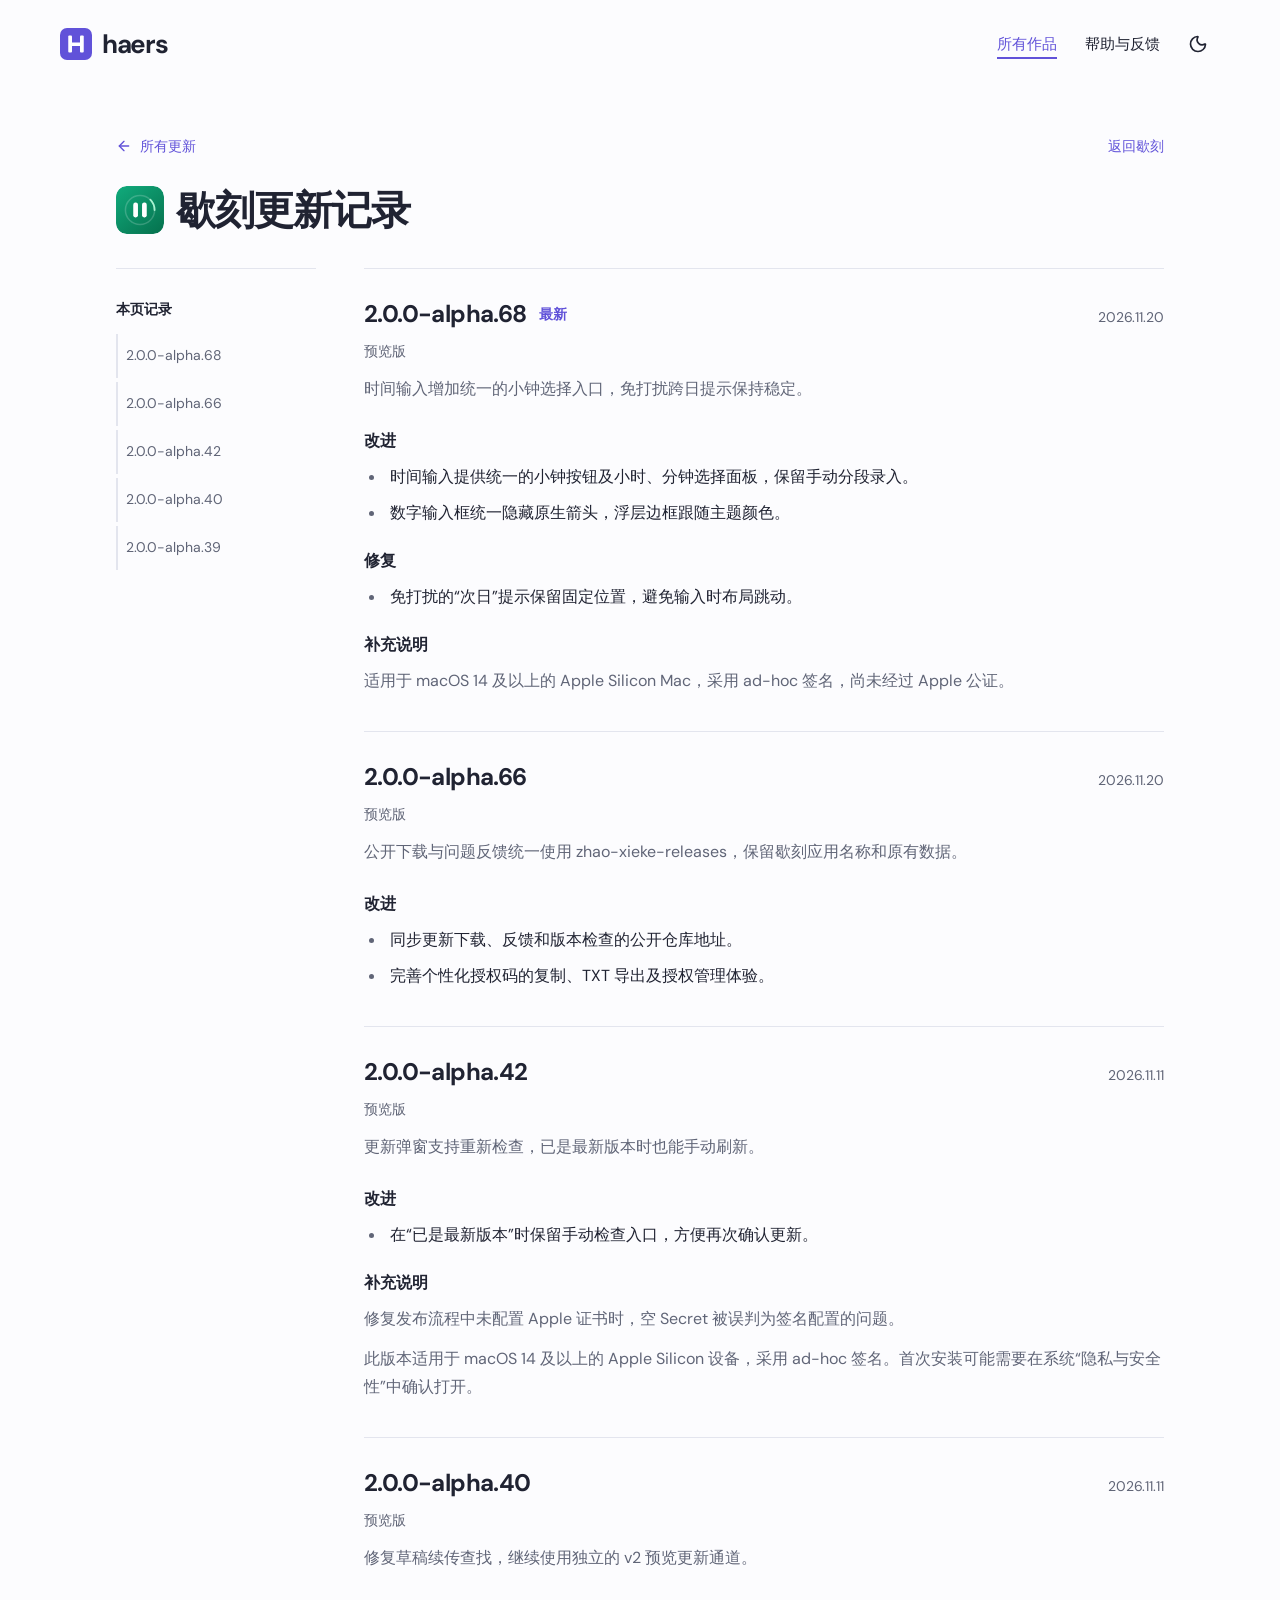
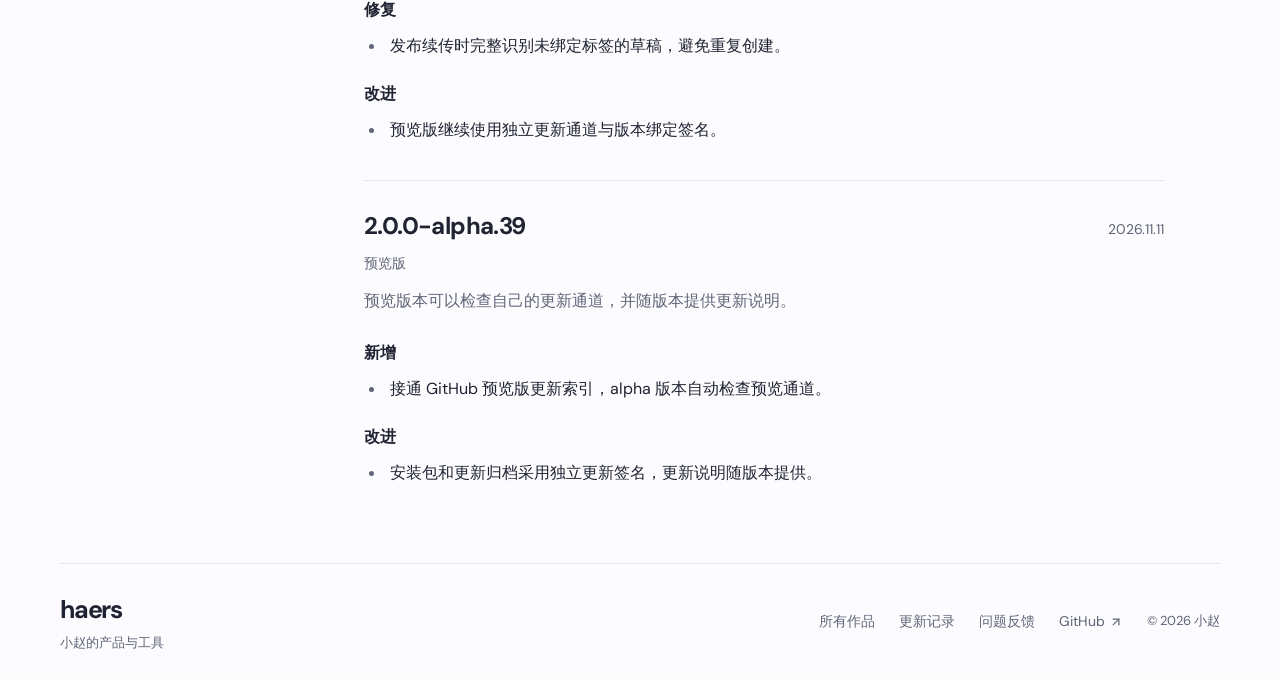
<file: products/xieke/changelog/index.html>
<!DOCTYPE html><html lang="zh-CN"><head><meta charSet="utf-8"/><meta name="viewport" content="width=device-width, initial-scale=1"/><link rel="preload" as="image" href="/brand.svg"/><link rel="preload" href="/images/xieke-icon.svg" as="image"/><link rel="stylesheet" href="/_next/static/chunks/3yepwoymsi00f.css" data-precedence="next"/><link rel="preload" as="script" fetchPriority="low" href="/_next/static/chunks/1new1iqttgfkh.js"/><script src="/_next/static/chunks/209rxbpspm451.js" async=""></script><script src="/_next/static/chunks/3vm8v9a5vieg-.js" async=""></script><script src="/_next/static/chunks/1112yg9kzr73w.js" async=""></script><script src="/_next/static/chunks/turbopack-2u1d16houkiyo.js" async=""></script><script src="/_next/static/chunks/05h20ra0cdnsp.js" async=""></script><title>歇刻更新记录 · haers</title><meta name="description" content="查看歇刻的公开更新历史、新增功能、改进与修复。"/><link rel="canonical" href="https://haers.github.io/products/xieke/changelog/"/><meta property="og:title" content="歇刻更新记录 · haers"/><meta property="og:description" content="查看歇刻的公开更新历史、新增功能、改进与修复。"/><meta property="og:url" content="https://haers.github.io/products/xieke/changelog/"/><meta property="og:site_name" content="haers"/><meta property="og:locale" content="zh_CN"/><meta property="og:image" content="https://haers.github.io/social.png"/><meta property="og:type" content="website"/><meta name="twitter:card" content="summary_large_image"/><meta name="twitter:title" content="歇刻更新记录 · haers"/><meta name="twitter:description" content="查看歇刻的公开更新历史、新增功能、改进与修复。"/><meta name="twitter:image" content="https://haers.github.io/social.png"/><link rel="icon" href="/favicon.png?v=715720519ed7"/><link rel="apple-touch-icon" href="/apple-touch-icon.png?v=715720519ed7"/><script>(function(){let t;try{t=localStorage.getItem('haers-theme')}catch{}document.documentElement.dataset.theme=t==='light'||t==='dark'?t:matchMedia('(prefers-color-scheme: dark)').matches?'dark':'light'})()</script><script src="/_next/static/chunks/0cz1d0mv5g_q7.js" noModule=""></script></head><body><div hidden=""><!--$--><!--/$--></div><a class="skip-link" href="#main">跳至正文</a><header class="site-header"><div class="container header-inner"><a class="brand" aria-label="haers 首页" href="/"><img class="brand-mark" src="/brand.svg" width="32" height="32" alt=""/><span>haers</span></a><nav aria-label="主导航"><a aria-current="page" href="/products/">所有作品</a><a href="/help/">帮助与反馈</a></nav><div class="header-actions"><button class="icon-button" type="button" aria-label="切换为深色主题"><svg xmlns="http://www.w3.org/2000/svg" width="20" height="20" viewBox="0 0 24 24" fill="none" stroke="currentColor" stroke-width="2" stroke-linecap="round" stroke-linejoin="round" class="lucide lucide-moon" aria-hidden="true"><path d="M20.985 12.486a9 9 0 1 1-9.473-9.472c.405-.022.617.46.402.803a6 6 0 0 0 8.268 8.268c.344-.215.825-.004.803.401"></path></svg></button></div></div></header><main id="main"><div class="container page-content"><div class="changelog-page"><nav class="changelog-navigation" aria-label="更新记录导航"><a class="text-link" href="/updates/"><svg xmlns="http://www.w3.org/2000/svg" width="16" height="16" viewBox="0 0 24 24" fill="none" stroke="currentColor" stroke-width="2" stroke-linecap="round" stroke-linejoin="round" class="lucide lucide-arrow-left" aria-hidden="true"><path d="m12 19-7-7 7-7"></path><path d="M19 12H5"></path></svg>所有更新</a><a class="text-link" href="/products/xieke/">返回<!-- -->歇刻</a></nav><header class="page-heading"><div class="page-heading-identity"><span class="product-icon product-icon-xieke" aria-hidden="true"><img src="/images/xieke-icon.svg" width="128" height="128" alt=""/></span><h1>歇刻更新记录</h1></div></header><div class="changelog-layout"><nav class="changelog-index" aria-label="本页更新目录"><p class="changelog-index-title">本页记录</p><ol><li><a href="#alpha-68"><span>2.0.0-alpha.68</span></a></li><li><a href="#alpha-66"><span>2.0.0-alpha.66</span></a></li><li><a href="#alpha-42"><span>2.0.0-alpha.42</span></a></li><li><a href="#alpha-40"><span>2.0.0-alpha.40</span></a></li><li><a href="#alpha-39"><span>2.0.0-alpha.39</span></a></li></ol></nav><div class="changelog-reading"><ol class="changelog-entries"><li><article class="changelog-entry" id="alpha-68" tabindex="-1" aria-labelledby="alpha-68-title"><header class="changelog-entry-heading"><div class="changelog-entry-identity"><h2 id="alpha-68-title">2.0.0-alpha.68</h2><span class="changelog-latest">最新</span></div><time dateTime="2026-11-20">2026.11.20</time></header><p class="changelog-channel">预览版</p><p class="changelog-summary">时间输入增加统一的小钟选择入口，免打扰跨日提示保持稳定。</p><div class="changelog-sections"><section class="changelog-change-group" aria-label="改进"><h3>改进</h3><ul><li>时间输入提供统一的小钟按钮及小时、分钟选择面板，保留手动分段录入。</li><li>数字输入框统一隐藏原生箭头，浮层边框跟随主题颜色。</li></ul></section><section class="changelog-change-group" aria-label="修复"><h3>修复</h3><ul><li>免打扰的“次日”提示保留固定位置，避免输入时布局跳动。</li></ul></section><section class="changelog-change-group changelog-notes" aria-label="补充说明"><h3>补充说明</h3><p>适用于 macOS 14 及以上的 Apple Silicon Mac，采用 ad-hoc 签名，尚未经过 Apple 公证。</p></section></div></article></li><li><article class="changelog-entry" id="alpha-66" tabindex="-1" aria-labelledby="alpha-66-title"><header class="changelog-entry-heading"><div class="changelog-entry-identity"><h2 id="alpha-66-title">2.0.0-alpha.66</h2></div><time dateTime="2026-11-20">2026.11.20</time></header><p class="changelog-channel">预览版</p><p class="changelog-summary">公开下载与问题反馈统一使用 zhao-xieke-releases，保留歇刻应用名称和原有数据。</p><div class="changelog-sections"><section class="changelog-change-group" aria-label="改进"><h3>改进</h3><ul><li>同步更新下载、反馈和版本检查的公开仓库地址。</li><li>完善个性化授权码的复制、TXT 导出及授权管理体验。</li></ul></section></div></article></li><li><article class="changelog-entry" id="alpha-42" tabindex="-1" aria-labelledby="alpha-42-title"><header class="changelog-entry-heading"><div class="changelog-entry-identity"><h2 id="alpha-42-title">2.0.0-alpha.42</h2></div><time dateTime="2026-11-11">2026.11.11</time></header><p class="changelog-channel">预览版</p><p class="changelog-summary">更新弹窗支持重新检查，已是最新版本时也能手动刷新。</p><div class="changelog-sections"><section class="changelog-change-group" aria-label="改进"><h3>改进</h3><ul><li>在“已是最新版本”时保留手动检查入口，方便再次确认更新。</li></ul></section><section class="changelog-change-group changelog-notes" aria-label="补充说明"><h3>补充说明</h3><p>修复发布流程中未配置 Apple 证书时，空 Secret 被误判为签名配置的问题。</p><p>此版本适用于 macOS 14 及以上的 Apple Silicon 设备，采用 ad-hoc 签名。首次安装可能需要在系统“隐私与安全性”中确认打开。</p></section></div></article></li><li><article class="changelog-entry" id="alpha-40" tabindex="-1" aria-labelledby="alpha-40-title"><header class="changelog-entry-heading"><div class="changelog-entry-identity"><h2 id="alpha-40-title">2.0.0-alpha.40</h2></div><time dateTime="2026-11-11">2026.11.11</time></header><p class="changelog-channel">预览版</p><p class="changelog-summary">修复草稿续传查找，继续使用独立的 v2 预览更新通道。</p><div class="changelog-sections"><section class="changelog-change-group" aria-label="修复"><h3>修复</h3><ul><li>发布续传时完整识别未绑定标签的草稿，避免重复创建。</li></ul></section><section class="changelog-change-group" aria-label="改进"><h3>改进</h3><ul><li>预览版继续使用独立更新通道与版本绑定签名。</li></ul></section></div></article></li><li><article class="changelog-entry" id="alpha-39" tabindex="-1" aria-labelledby="alpha-39-title"><header class="changelog-entry-heading"><div class="changelog-entry-identity"><h2 id="alpha-39-title">2.0.0-alpha.39</h2></div><time dateTime="2026-11-11">2026.11.11</time></header><p class="changelog-channel">预览版</p><p class="changelog-summary">预览版本可以检查自己的更新通道，并随版本提供更新说明。</p><div class="changelog-sections"><section class="changelog-change-group" aria-label="新增"><h3>新增</h3><ul><li>接通 GitHub 预览版更新索引，alpha 版本自动检查预览通道。</li></ul></section><section class="changelog-change-group" aria-label="改进"><h3>改进</h3><ul><li>安装包和更新归档采用独立更新签名，更新说明随版本提供。</li></ul></section></div></article></li></ol></div></div></div></div><!--$--><!--/$--></main><footer class="site-footer container"><div><a class="footer-brand" href="/">haers</a><p>小赵的产品与工具</p></div><nav aria-label="页脚导航"><a href="/products/">所有作品</a><a href="/updates/">更新记录</a><a href="/help/#feedback">问题反馈</a><a href="https://github.com/haers">GitHub <svg xmlns="http://www.w3.org/2000/svg" width="14" height="14" viewBox="0 0 24 24" fill="none" stroke="currentColor" stroke-width="2" stroke-linecap="round" stroke-linejoin="round" class="lucide lucide-arrow-up-right" aria-hidden="true"><path d="M7 7h10v10"></path><path d="M7 17 17 7"></path></svg></a></nav><p class="copyright">© <!-- -->2026<!-- --> 小赵</p></footer><script id="_R_">(globalThis["TURBOPACK"] || (globalThis["TURBOPACK"] = [])).push({"otherChunks":["static/chunks/1new1iqttgfkh.js","static/chunks/209rxbpspm451.js","static/chunks/3vm8v9a5vieg-.js","static/chunks/1112yg9kzr73w.js"],"runtimeModuleIds":[66642]});</script><script src="/_next/static/chunks/1new1iqttgfkh.js" async=""></script><script>(self.__next_f=self.__next_f||[]).push([0])</script><script>self.__next_f.push([1,"1:\"$Sreact.fragment\"\n2:\"/_next/static/chunks/05h20ra0cdnsp.js\"\n3:I[93963,[\"$2\"],\"Header\"]\n4:I[61245,[\"$2\"],\"default\"]\n5:I[57571,[\"$2\"],\"default\"]\n6:I[47435,[\"$2\"],\"\"]\n7:I[95639,[\"$2\"],\"default\"]\nf:I[19485,[\"$2\"],\"OutletBoundary\"]\n10:\"$Sreact.suspense\"\n12:\"ViewportBoundary\"\n13:I[19485,[\"$2\"],\"$12\"]\n15:\"MetadataBoundary\"\n16:I[19485,[\"$2\"],\"$15\"]\n18:I[34778,[\"$2\"],\"default\",1]\n:HL[\"/_next/static/chunks/3yepwoymsi00f.css\",\"style\"]\n9:X\nd:[[\"children\",{\"s\":\"__PAGE__\",\"h\":512,\"d\":{\"r\":[\"$\",\"$1\",\"c\",{\"children\":[\"$Le\",null,[\"$\",\"$Lf\",null,{\"children\":[\"$\",\"$10\",null,{\"name\":\"Next.MetadataOutlet\",\"children\":\"$@11\"}]}]]}],\"p\":false,\"v\":null}}]]\nc:[[\"children\",{\"s\":{\"n\":\"page\",\"t\":\"oc\",\"k\":\"\",\"s\":[]},\"h\":66048,\"d\":{\"r\":[\"$\",\"$1\",\"c\",{\"children\":[null,[\"$\",\"$L4\",null,{\"parallelRouterKey\":\"children\",\"error\":\"$undefined\",\"errorStyles\":\"$undefined\",\"errorScripts\":\"$undefined\",\"template\":[\"$\",\"$L5\",null,{}],\"templateStyles\":\"$undefined\",\"templateScripts\":\"$undefined\",\"notFound\":\"$undefined\",\"forbidden\":\"$undefined\",\"unauthorized\":\"$undefined\"}]]}],\"p\":false,\"v\":\"$9\"},\"c\":\"$Qd\"}]]\nb:[[\"children\",{\"s\":\"changelog\",\"h\":131584,\"d\":{\"r\":[\"$\",\"$1\",\"c\",{\"children\":[null,[\"$\",\"$L4\",null,{\"parallelRouterKey\":\"children\",\"error\":\"$undefined\",\"errorStyles\":\"$undefined\",\"errorScripts\":\"$undefined\",\"template\":[\"$\",\"$L5\",null,{}],\"templateStyles\":\"$undefined\",\"templateScripts\":\"$undefined\",\"notFound\":\"$undefined\",\"forbidden\":\"$undefined\",\"unauthorized\":\"$undefined\"}]]}],\"p\":false,\"v\":\"$9\"},\"c\":\"$Qc\"}]]\na:[[\"children\",{\"s\":{\"n\":\"slug\",\"t\":\"d\",\"k\":\"xieke\",\"s\":[]},\"h\":197120,\"d\":{\"r\":[\"$\",\"$1\",\"c\",{\"children\":[null,[\"$\",\"$L4\",null,{\"parallelRouterKey\":\"children\",\"error\":\"$undefined\",\"errorStyles\":\"$undefined\",\"errorScripts\":\"$undefined\",\"template\":[\"$\",\"$L5\",null,{}],\"templateStyles\":\"$undefined\",\"templateScripts\":\"$undefined\",\"notFound\":\"$undefined\",\"forbidden\":\"$undefined\",\"unauthorized\":\"$undefined\"}]]}],\"p\":false,\"v\":\"$9\"},\"c\":\"$Qb\"}]]\n8:[[\"children\",{\"s\":\"products\",\"h\":131584,\"d\":{\"r\":[\"$\",\"$1\",\"c\",{\"children\":[null,[\"$\",\"$L4\",null,{\"parallelRouterKey\":\"children\",\"error\":\"$undefined\",\"errorStyles\":\"$undefined\",\"errorScripts\":\"$undefined\",\"template\":[\"$\",\"$L5\",null,{}],\"templateStyles\":\"$undefined\",\"templateScripts\":\"$undefined\",\"notFound\":\"$undefined\",\"forbidden\":\"$undefined\",\"unauthorized\":\"$undefined\"}]]}],\"p\":false,\"v\":\"$9\"},\"c\":\"$Qa\"}]]\n"])</script><script>self.__next_f.push([1,"0:{\"P\":null,\"c\":[\"\",\"products\",\"xieke\",\"changelog\",\"\"],\"q\":\"\",\"i\":false,\"t\":{\"t\":{\"s\":\"\",\"h\":131600,\"d\":{\"r\":[\"$\",\"$1\",\"c\",{\"children\":[[[\"$\",\"link\",\"0\",{\"rel\":\"stylesheet\",\"href\":\"/_next/static/chunks/3yepwoymsi00f.css\",\"precedence\":\"next\",\"crossOrigin\":\"$undefined\",\"nonce\":\"$undefined\"}],[\"$\",\"script\",\"script-0\",{\"src\":\"/_next/static/chunks/05h20ra0cdnsp.js\",\"async\":true,\"nonce\":\"$undefined\"}]],[\"$\",\"html\",null,{\"lang\":\"zh-CN\",\"suppressHydrationWarning\":true,\"children\":[[\"$\",\"head\",null,{\"children\":[\"$\",\"script\",null,{\"dangerouslySetInnerHTML\":{\"__html\":\"(function(){let t;try{t=localStorage.getItem('haers-theme')}catch{}document.documentElement.dataset.theme=t==='light'||t==='dark'?t:matchMedia('(prefers-color-scheme: dark)').matches?'dark':'light'})()\"}}]}],[\"$\",\"body\",null,{\"children\":[[\"$\",\"a\",null,{\"className\":\"skip-link\",\"href\":\"#main\",\"children\":\"跳至正文\"}],[\"$\",\"$L3\",null,{}],[\"$\",\"main\",null,{\"id\":\"main\",\"children\":[\"$\",\"$L4\",null,{\"parallelRouterKey\":\"children\",\"error\":\"$undefined\",\"errorStyles\":\"$undefined\",\"errorScripts\":\"$undefined\",\"template\":[\"$\",\"$L5\",null,{}],\"templateStyles\":\"$undefined\",\"templateScripts\":\"$undefined\",\"notFound\":[[\"$\",\"div\",null,{\"className\":\"container page-content empty-page\",\"children\":[[\"$\",\"p\",null,{\"className\":\"eyebrow\",\"children\":\"404\"}],[\"$\",\"h1\",null,{\"children\":\"页面不存在\"}],[\"$\",\"$L6\",null,{\"className\":\"button button-primary\",\"href\":\"/\",\"children\":[\"$undefined\",[\"$\",\"span\",null,{\"children\":\"回到首页\"}]]}]]}],[]],\"forbidden\":\"$undefined\",\"unauthorized\":\"$undefined\"}]}],[\"$\",\"footer\",null,{\"className\":\"site-footer container\",\"children\":[[\"$\",\"div\",null,{\"children\":[[\"$\",\"$L6\",null,{\"className\":\"footer-brand\",\"href\":\"/\",\"children\":\"haers\"}],[\"$\",\"p\",null,{\"children\":\"小赵的产品与工具\"}]]}],[\"$\",\"nav\",null,{\"aria-label\":\"页脚导航\",\"children\":[[\"$\",\"$L6\",null,{\"href\":\"/products/\",\"children\":\"所有作品\"}],[\"$\",\"$L6\",null,{\"href\":\"/updates/\",\"children\":\"更新记录\"}],[\"$\",\"$L6\",null,{\"href\":\"/help/#feedback\",\"children\":\"问题反馈\"}],[\"$\",\"a\",null,{\"href\":\"https://github.com/haers\",\"children\":[\"GitHub \",[\"$\",\"$L7\",null,{\"ref\":\"$undefined\",\"icon\":{\"name\":\"arrow-up-right\",\"size\":24,\"node\":[[\"path\",{\"d\":\"M7 7h10v10\",\"key\":\"1tivn9\"}],[\"path\",{\"d\":\"M7 17 17 7\",\"key\":\"1vkiza\"}]]},\"className\":\"$undefined\",\"size\":14}]]}]]}],[\"$\",\"p\",null,{\"className\":\"copyright\",\"children\":[\"© \",2026,\" 小赵\"]}]]}]]}]]}]]}],\"p\":false,\"v\":null},\"c\":\"$Q8\"},\"h\":{\"r\":[\"$\",\"$1\",\"h\",{\"children\":[null,[\"$\",\"$L13\",null,{\"children\":\"$L14\"}],[\"$\",\"$L16\",null,{\"children\":[[\"$\",\"div\",null,{\"hidden\":true,\"children\":[\"$\",\"$10\",null,{\"name\":\"Next.Metadata\",\"children\":\"$L17\"}]}],null]}],null]}],\"p\":false,\"v\":null}},\"m\":\"$undefined\",\"G\":[\"$18\",[[\"$\",\"link\",\"0\",{\"rel\":\"stylesheet\",\"href\":\"/_next/static/chunks/3yepwoymsi00f.css\",\"precedence\":\"next\",\"crossOrigin\":\"$undefined\",\"nonce\":\"$undefined\"}]]],\"S\":true,\"r\":\"$undefined\",\"s\":\"$undefined\",\"a\":\"$undefined\",\"l\":\"$undefined\",\"p\":\"$undefined\",\"d\":\"$undefined\",\"b\":\"P69JUm841U6LOu5JLJoE9\"}\n"])</script><script>self.__next_f.push([1,":HL[\"/images/xieke-icon.svg\",\"image\"]\n9:C\n"])</script><script>self.__next_f.push([1,"e:[\"$\",\"div\",null,{\"className\":\"container page-content\",\"children\":[\"$\",\"div\",null,{\"className\":\"changelog-page\",\"children\":[[\"$\",\"nav\",null,{\"className\":\"changelog-navigation\",\"aria-label\":\"更新记录导航\",\"children\":[[\"$\",\"$L6\",null,{\"className\":\"text-link\",\"href\":\"/updates/\",\"children\":[[\"$\",\"$L7\",null,{\"ref\":\"$undefined\",\"icon\":{\"name\":\"arrow-left\",\"size\":24,\"node\":[[\"path\",{\"d\":\"m12 19-7-7 7-7\",\"key\":\"1l729n\"}],[\"path\",{\"d\":\"M19 12H5\",\"key\":\"x3x0zl\"}]]},\"className\":\"$undefined\",\"size\":16,\"aria-hidden\":true}],\"所有更新\"]}],[\"$\",\"$L6\",null,{\"className\":\"text-link\",\"href\":\"/products/xieke/\",\"children\":[\"返回\",\"歇刻\"]}]]}],[\"$\",\"header\",null,{\"className\":\"page-heading\",\"children\":[[\"$\",\"div\",null,{\"className\":\"page-heading-identity\",\"children\":[[\"$\",\"span\",null,{\"className\":\"product-icon product-icon-xieke\",\"aria-hidden\":\"true\",\"children\":[\"$\",\"img\",null,{\"src\":\"/images/xieke-icon.svg\",\"width\":128,\"height\":128,\"alt\":\"\"}]}],[\"$\",\"h1\",null,{\"children\":\"歇刻更新记录\"}]]}],\"$undefined\"]}],[\"$\",\"div\",null,{\"className\":\"changelog-layout\",\"children\":[[\"$\",\"nav\",null,{\"className\":\"changelog-index\",\"aria-label\":\"本页更新目录\",\"children\":[[\"$\",\"p\",null,{\"className\":\"changelog-index-title\",\"children\":\"本页记录\"}],[\"$\",\"ol\",null,{\"children\":[[\"$\",\"li\",\"alpha-68\",{\"children\":[\"$\",\"a\",null,{\"href\":\"#alpha-68\",\"children\":[[\"$\",\"span\",null,{\"children\":\"2.0.0-alpha.68\"}],null]}]}],[\"$\",\"li\",\"alpha-66\",{\"children\":[\"$\",\"a\",null,{\"href\":\"#alpha-66\",\"children\":[[\"$\",\"span\",null,{\"children\":\"2.0.0-alpha.66\"}],null]}]}],[\"$\",\"li\",\"alpha-42\",{\"children\":[\"$\",\"a\",null,{\"href\":\"#alpha-42\",\"children\":[[\"$\",\"span\",null,{\"children\":\"2.0.0-alpha.42\"}],null]}]}],[\"$\",\"li\",\"alpha-40\",{\"children\":[\"$\",\"a\",null,{\"href\":\"#alpha-40\",\"children\":[[\"$\",\"span\",null,{\"children\":\"2.0.0-alpha.40\"}],null]}]}],[\"$\",\"li\",\"alpha-39\",{\"children\":[\"$\",\"a\",null,{\"href\":\"#alpha-39\",\"children\":[[\"$\",\"span\",null,{\"children\":\"2.0.0-alpha.39\"}],null]}]}]]}]]}],[\"$\",\"div\",null,{\"className\":\"changelog-reading\",\"children\":[[\"$\",\"ol\",null,{\"className\":\"changelog-entries\",\"children\":[[\"$\",\"li\",\"alpha-68\",{\"children\":[\"$\",\"article\",null,{\"className\":\"changelog-entry\",\"id\":\"alpha-68\",\"tabIndex\":-1,\"aria-labelledby\":\"alpha-68-title\",\"children\":[[\"$\",\"header\",null,{\"className\":\"changelog-entry-heading\",\"children\":[[\"$\",\"div\",null,{\"className\":\"changelog-entry-identity\",\"children\":[[\"$\",\"h2\",null,{\"id\":\"alpha-68-title\",\"children\":\"2.0.0-alpha.68\"}],[\"$\",\"span\",null,{\"className\":\"changelog-latest\",\"children\":\"最新\"}]]}],[\"$\",\"time\",null,{\"dateTime\":\"2026-11-20\",\"children\":\"2026.11.20\"}]]}],[\"$\",\"p\",null,{\"className\":\"changelog-channel\",\"children\":\"预览版\"}],[\"$\",\"p\",null,{\"className\":\"changelog-summary\",\"children\":\"时间输入增加统一的小钟选择入口，免打扰跨日提示保持稳定。\"}],[\"$\",\"div\",null,{\"className\":\"changelog-sections\",\"children\":[[[\"$\",\"section\",\"改进\",{\"className\":\"changelog-change-group\",\"aria-label\":\"改进\",\"children\":[[\"$\",\"h3\",null,{\"children\":\"改进\"}],[\"$\",\"ul\",null,{\"children\":[[\"$\",\"li\",\"改进-0\",{\"children\":\"时间输入提供统一的小钟按钮及小时、分钟选择面板，保留手动分段录入。\"}],[\"$\",\"li\",\"改进-1\",{\"children\":\"数字输入框统一隐藏原生箭头，浮层边框跟随主题颜色。\"}]]}]]}],[\"$\",\"section\",\"修复\",{\"className\":\"changelog-change-group\",\"aria-label\":\"修复\",\"children\":[[\"$\",\"h3\",null,{\"children\":\"修复\"}],[\"$\",\"ul\",null,{\"children\":[[\"$\",\"li\",\"修复-0\",{\"children\":\"免打扰的“次日”提示保留固定位置，避免输入时布局跳动。\"}]]}]]}]],[\"$\",\"section\",null,{\"className\":\"changelog-change-group changelog-notes\",\"aria-label\":\"补充说明\",\"children\":[[\"$\",\"h3\",null,{\"children\":\"补充说明\"}],[[\"$\",\"p\",\"alpha-68-note-0\",{\"children\":\"适用于 macOS 14 及以上的 Apple Silicon Mac，采用 ad-hoc 签名，尚未经过 Apple 公证。\"}]]]}]]}]]}]}],[\"$\",\"li\",\"alpha-66\",{\"children\":[\"$\",\"article\",null,{\"className\":\"changelog-entry\",\"id\":\"alpha-66\",\"tabIndex\":-1,\"aria-labelledby\":\"alpha-66-title\",\"children\":[[\"$\",\"header\",null,{\"className\":\"changelog-entry-heading\",\"children\":[[\"$\",\"div\",null,{\"className\":\"changelog-entry-identity\",\"children\":[[\"$\",\"h2\",null,{\"id\":\"alpha-66-title\",\"children\":\"2.0.0-alpha.66\"}],null]}],[\"$\",\"time\",null,{\"dateTime\":\"2026-11-20\",\"children\":\"2026.11.20\"}]]}],[\"$\",\"p\",null,{\"className\":\"changelog-channel\",\"children\":\"预览版\"}],[\"$\",\"p\",null,{\"className\":\"changelog-summary\",\"children\":\"公开下载与问题反馈统一使用 zhao-xieke-releases，保留歇刻应用名称和原有数据。\"}],[\"$\",\"div\",null,{\"className\":\"changelog-sections\",\"children\":[[[\"$\",\"section\",\"改进\",{\"className\":\"changelog-change-group\",\"aria-label\":\"改进\",\"children\":[[\"$\",\"h3\",null,{\"children\":\"改进\"}],[\"$\",\"ul\",null,{\"children\":[[\"$\",\"li\",\"改进-0\",{\"children\":\"同步更新下载、反馈和版本检查的公开仓库地址。\"}],[\"$\",\"li\",\"改进-1\",{\"children\":\"完善个性化授权码的复制、TXT 导出及授权管理体验。\"}]]}]]}]],null]}]]}]}],[\"$\",\"li\",\"alpha-42\",{\"children\":[\"$\",\"article\",null,{\"className\":\"changelog-entry\",\"id\":\"alpha-42\",\"tabIndex\":-1,\"aria-labelledby\":\"alpha-42-title\",\"children\":[[\"$\",\"header\",null,{\"className\":\"changelog-entry-heading\",\"children\":[[\"$\",\"div\",null,{\"className\":\"changelog-entry-identity\",\"children\":[[\"$\",\"h2\",null,{\"id\":\"alpha-42-title\",\"children\":\"2.0.0-alpha.42\"}],null]}],[\"$\",\"time\",null,{\"dateTime\":\"2026-11-11\",\"children\":\"2026.11.11\"}]]}],\"$L19\",\"$L1a\",\"$L1b\"]}]}],\"$L1c\",\"$L1d\"]}],\"$L1e\"]}]]}]]}]}]\n"])</script><script>self.__next_f.push([1,"19:[\"$\",\"p\",null,{\"className\":\"changelog-channel\",\"children\":\"预览版\"}]\n1a:[\"$\",\"p\",null,{\"className\":\"changelog-summary\",\"children\":\"更新弹窗支持重新检查，已是最新版本时也能手动刷新。\"}]\n1b:[\"$\",\"div\",null,{\"className\":\"changelog-sections\",\"children\":[[[\"$\",\"section\",\"改进\",{\"className\":\"changelog-change-group\",\"aria-label\":\"改进\",\"children\":[[\"$\",\"h3\",null,{\"children\":\"改进\"}],[\"$\",\"ul\",null,{\"children\":[[\"$\",\"li\",\"改进-0\",{\"children\":\"在“已是最新版本”时保留手动检查入口，方便再次确认更新。\"}]]}]]}]],[\"$\",\"section\",null,{\"className\":\"changelog-change-group changelog-notes\",\"aria-label\":\"补充说明\",\"children\":[[\"$\",\"h3\",null,{\"children\":\"补充说明\"}],[[\"$\",\"p\",\"alpha-42-note-0\",{\"children\":\"修复发布流程中未配置 Apple 证书时，空 Secret 被误判为签名配置的问题。\"}],[\"$\",\"p\",\"alpha-42-note-1\",{\"children\":\"此版本适用于 macOS 14 及以上的 Apple Silicon 设备，采用 ad-hoc 签名。首次安装可能需要在系统“隐私与安全性”中确认打开。\"}]]]}]]}]\n1c:[\"$\",\"li\",\"alpha-40\",{\"children\":[\"$\",\"article\",null,{\"className\":\"changelog-entry\",\"id\":\"alpha-40\",\"tabIndex\":-1,\"aria-labelledby\":\"alpha-40-title\",\"children\":[[\"$\",\"header\",null,{\"className\":\"changelog-entry-heading\",\"children\":[[\"$\",\"div\",null,{\"className\":\"changelog-entry-identity\",\"children\":[[\"$\",\"h2\",null,{\"id\":\"alpha-40-title\",\"children\":\"2.0.0-alpha.40\"}],null]}],[\"$\",\"time\",null,{\"dateTime\":\"2026-11-11\",\"children\":\"2026.11.11\"}]]}],[\"$\",\"p\",null,{\"className\":\"changelog-channel\",\"children\":\"预览版\"}],[\"$\",\"p\",null,{\"className\":\"changelog-summary\",\"children\":\"修复草稿续传查找，继续使用独立的 v2 预览更新通道。\"}],[\"$\",\"div\",null,{\"className\":\"changelog-sections\",\"children\":[[[\"$\",\"section\",\"修复\",{\"className\":\"changelog-change-group\",\"aria-label\":\"修复\",\"children\":[[\"$\",\"h3\",null,{\"children\":\"修复\"}],[\"$\",\"ul\",null,{\"children\":[[\"$\",\"li\",\"修复-0\",{\"children\":\"发布续传时完整识别未绑定标签的草稿，避免重复创建。\"}]]}]]}],[\"$\",\"section\",\"改进\",{\"className\":\"changelog-change-group\",\"aria-label\":\"改进\",\"children\":[[\"$\",\"h3\",null,{\"children\":\"改进\"}],[\"$\",\"ul\",null,{\"children\":[[\"$\",\"li\",\"改进-0\",{\"children\":\"预览版继续使用独立更新通道与版本绑定签名。\"}]]}]]}]],null]}]]}]}]\n1d:[\"$\",\"li\",\"alpha-39\",{\"children\":[\"$\",\"article\",null,{\"className\":\"changelog-entry\",\"id\":\"alpha-39\",\"tabIndex\":-1,\"aria-labelledby\":\"alpha-39-title\",\"children\":[[\"$\",\"header\",null,{\"className\":\"changelog-entry-heading\",\"children\":[[\"$\",\"div\",null,{\"className\":\"changelog-entry-identity\",\"children\":[[\"$\",\"h2\",null,{\"id\":\"alpha-39-title\",\"children\":\"2.0.0-alpha.39\"}],null]}],[\"$\",\"time\",null,{\"dateTime\":\"2026-11-11\",\"children\":\"2026.11.11\"}]]}],[\"$\",\"p\",null,{\"className\":\"changelog-channel\",\"children\":\"预览版\"}],[\"$\",\"p\",null,{\"className\":\"changelog-summary\",\"children\":\"预览版本可以检查自己的更新通道，并随版本提供更新说明。\"}],[\"$\",\"div\",null,{\"className\":\"changelog-sections\",\"children\":[[[\"$\",\"section\",\"新增\",{\"className\":\"changelog-change-group\",\"aria-label\":\"新增\",\"children\":[[\"$\",\"h3\",null,{\"children\":\"新增\"}],[\"$\",\"ul\",null,{\"children\":[[\"$\",\"li\",\"新增-0\",{\"children\":\"接通 GitHub 预览版更新索引，alpha 版本自动检查预览通道。\"}]]}]]}],[\"$\",\"section\",\"改进\",{\"className\":\"changelog-change-group\",\"aria-label\":\"改进\",\"children\":[[\"$\",\"h3\",null,{\"children\":\"改进\"}],[\"$\",\"ul\",null,{\"children\":[[\"$\",\"li\",\"改进-0\",{\"children\":\"安装包和更新归档采用独立更新签名，更新说明随版本提供。\"}]]}]]}]],null]}]]}]}]\n1e:null\n"])</script><script>self.__next_f.push([1,"14:[[\"$\",\"meta\",\"0\",{\"charSet\":\"utf-8\"}],[\"$\",\"meta\",\"1\",{\"name\":\"viewport\",\"content\":\"width=device-width, initial-scale=1\"}]]\n"])</script><script>self.__next_f.push([1,"1f:I[99089,[\"$2\"],\"IconMark\"]\n11:null\n17:[[\"$\",\"title\",\"0\",{\"children\":\"歇刻更新记录 · haers\"}],[\"$\",\"meta\",\"1\",{\"name\":\"description\",\"content\":\"查看歇刻的公开更新历史、新增功能、改进与修复。\"}],[\"$\",\"link\",\"2\",{\"rel\":\"canonical\",\"href\":\"https://haers.github.io/products/xieke/changelog/\"}],[\"$\",\"meta\",\"3\",{\"property\":\"og:title\",\"content\":\"歇刻更新记录 · haers\"}],[\"$\",\"meta\",\"4\",{\"property\":\"og:description\",\"content\":\"查看歇刻的公开更新历史、新增功能、改进与修复。\"}],[\"$\",\"meta\",\"5\",{\"property\":\"og:url\",\"content\":\"https://haers.github.io/products/xieke/changelog/\"}],[\"$\",\"meta\",\"6\",{\"property\":\"og:site_name\",\"content\":\"haers\"}],[\"$\",\"meta\",\"7\",{\"property\":\"og:locale\",\"content\":\"zh_CN\"}],[\"$\",\"meta\",\"8\",{\"property\":\"og:image\",\"content\":\"https://haers.github.io/social.png\"}],[\"$\",\"meta\",\"9\",{\"property\":\"og:type\",\"content\":\"website\"}],[\"$\",\"meta\",\"10\",{\"name\":\"twitter:card\",\"content\":\"summary_large_image\"}],[\"$\",\"meta\",\"11\",{\"name\":\"twitter:title\",\"content\":\"歇刻更新记录 · haers\"}],[\"$\",\"meta\",\"12\",{\"name\":\"twitter:description\",\"content\":\"查看歇刻的公开更新历史、新增功能、改进与修复。\"}],[\"$\",\"meta\",\"13\",{\"name\":\"twitter:image\",\"content\":\"https://haers.github.io/social.png\"}],[\"$\",\"link\",\"14\",{\"rel\":\"icon\",\"href\":\"/favicon.png?v=715720519ed7\"}],[\"$\",\"link\",\"15\",{\"rel\":\"apple-touch-icon\",\"href\":\"/apple-touch-icon.png?v=715720519ed7\"}],[\"$\",\"$L1f\",\"16\",{}]]\n"])</script></body></html>
</file>
<file: _next/static/chunks/3yepwoymsi00f.css>
@font-face{font-family:DM Sans;src:url(/fonts/dm-sans-400.ttf)format("truetype");font-weight:400;font-display:swap}@font-face{font-family:DM Sans;src:url(/fonts/dm-sans-700.ttf)format("truetype");font-weight:600 800;font-display:swap}:root{--site-width:1160px;--page-gutter:32px;--page-top:40px;--section-space:40px;--chapter-space:96px;--product-width:960px;--home-top:64px;--product-top:24px;--content-space:24px;--panel-padding:24px;--panel-radius:8px;--font-page:40px;--font-section:24px;--font-card:20px;--font-body:16px;--font-meta:14px;--bg:#fcfcfe;--surface:#fff;--soft:#f4f4fa;--text:#202332;--muted:#606577;--line:#e3e5ee;--accent:#6152d9;--accent-hover:#4f41c0;--accent-soft:#eeebff;--shadow:0 16px 50px #2c245f14;--lightningcss-light:initial;--lightningcss-dark: ;color-scheme:light}:root[data-theme=dark]{--bg:#14151b;--surface:#1b1d26;--soft:#22242f;--text:#f0f1f7;--muted:#adb2c5;--line:#35394a;--accent:#b4a8ff;--accent-hover:#c8bfff;--accent-soft:#302947;--shadow:0 16px 50px #0000002e;--lightningcss-light: ;--lightningcss-dark:initial;color-scheme:dark}*{box-sizing:border-box}html{scroll-behavior:smooth;scroll-padding-top:100px}body{min-height:100vh;color:var(--text);background:var(--bg);font-family:DM Sans,-apple-system,BlinkMacSystemFont,PingFang SC,Microsoft YaHei,sans-serif;font-size:var(--font-body);-webkit-font-smoothing:antialiased;flex-direction:column;margin:0;line-height:1.75;display:flex}main{flex:1}a{color:inherit;text-decoration:none}button,input,select,textarea{font:inherit}button,select,summary{cursor:pointer}button{color:inherit}button,a{-webkit-tap-highlight-color:transparent}button,select,textarea{border-radius:8px}button{background:0 0;border:0}img{max-width:100%;height:auto;display:block}svg{vertical-align:middle;flex-shrink:0}h1,h2,h3,p{margin:0}h1,h2,h3{letter-spacing:-.025em;line-height:1.4}h1{font-size:var(--font-page);line-height:1.3}h2{font-size:var(--font-section)}h3{font-size:var(--font-card)}a,button{touch-action:manipulation}a:focus-visible,button:focus-visible,summary:focus-visible,select:focus-visible,textarea:focus-visible{outline:2px solid var(--accent);outline-offset:3px}::selection{color:var(--text);background:var(--accent-soft)}.container{width:min(var(--site-width), calc(100% - var(--page-gutter) * 2));margin-inline:auto}.sr-only{clip-path:inset(50%);white-space:nowrap;width:1px;height:1px;position:absolute;overflow:hidden}.skip-link{z-index:100;background:var(--surface);padding:8px 16px;position:fixed;top:8px;left:16px;transform:translateY(-160%)}.skip-link:focus{transform:translateY(0)}.site-header{background:var(--bg)}.header-inner{align-items:center;gap:16px;min-height:88px;display:flex}.brand{letter-spacing:-.05em;align-items:center;gap:10px;font-size:26px;font-weight:700;line-height:1;display:inline-flex}.brand-mark{flex-shrink:0;width:32px;height:32px;display:block}.header-inner nav{align-items:center;gap:28px;margin-left:auto;display:flex}.header-inner nav a{white-space:nowrap;border-radius:4px;justify-content:center;align-items:center;min-height:44px;padding:10px 0;font-size:15px;line-height:24px;display:inline-flex}.header-inner nav a:hover,.header-inner nav a[aria-current=page]{color:var(--accent)}.header-inner nav a[aria-current=page]{text-underline-offset:8px;text-decoration:underline;text-decoration-thickness:2px}.header-actions{align-items:center;display:flex}.icon-button{border-radius:var(--panel-radius);flex-shrink:0;justify-content:center;align-items:center;width:44px;height:44px;display:inline-flex}.icon-button:hover{background:var(--soft);color:var(--accent)}
.eyebrow{color:var(--accent);margin-bottom:20px;font-size:14px;font-weight:600}.actions{flex-wrap:wrap;align-items:center;gap:20px;margin-top:28px;display:flex}.button{border:1px solid #0000;border-radius:8px;justify-content:center;align-items:center;gap:8px;min-height:44px;padding:9px 16px;font-size:15px;font-weight:600;line-height:24px;transition:background .15s,color .15s;display:inline-flex}.button>svg{stroke-width:1.75px;width:16px;height:16px}.actions .text-link{min-height:44px;font-weight:500}.button-primary{color:#fff;background:#6152d9}.button-primary:hover{background:#4f41c0}.button-secondary{border-color:var(--line);background:var(--surface);color:var(--text)}.button-secondary:hover{border-color:var(--accent);color:var(--accent)}.text-link{min-height:36px;color:var(--accent);align-items:center;gap:8px;font-size:15px;line-height:24px;display:inline-flex}.text-link:hover{text-underline-offset:5px;text-decoration:underline}.panel{padding:var(--panel-padding);border:1px solid var(--line);border-radius:var(--panel-radius);background:var(--surface)}.panel-soft{background:var(--soft)}.product-icon{width:var(--product-icon-size,44px);height:var(--product-icon-size,44px);border-radius:22%;flex-shrink:0;display:block;overflow:hidden}.product-icon img{object-fit:contain;width:100%;height:100%}.product-icon-xieke img{transform:scale(1.14286)}.product-image{aspect-ratio:20/13;min-width:0;position:relative;overflow:hidden}.product-image img{object-fit:contain;object-position:top;width:100%;height:100%}.image-dark,[data-theme=dark] .image-light{display:none}[data-theme=dark] .image-dark{display:block}.site-footer{align-items:center;gap:var(--content-space);padding-block:var(--content-space);margin-top:var(--section-space);border-top:1px solid var(--line);display:flex}.footer-brand{letter-spacing:-.05em;font-size:25px;font-weight:700}.site-footer p{color:var(--muted);font-size:13px}.site-footer nav{color:var(--muted);flex-wrap:wrap;gap:24px;margin-left:auto;font-size:14px;display:flex}.site-footer nav a{align-items:center;gap:4px;min-height:36px;display:inline-flex}.site-footer nav a:hover{color:var(--accent)}
.page-content{padding-top:var(--page-top)}.page-heading{justify-content:space-between;align-items:center;gap:var(--content-space);margin-bottom:var(--content-space);flex-wrap:wrap;min-height:52px;display:flex}.page-heading-identity{--product-icon-size:48px;align-items:center;gap:12px;min-width:0;display:flex}.filters{margin-bottom:var(--content-space);flex-wrap:wrap;gap:12px;display:flex}.filters button{min-height:44px;color:var(--muted);padding:9px 16px;font-size:15px;line-height:24px}.filters button[aria-pressed=true]{background:var(--accent-soft);color:var(--accent)}.filters button:hover{color:var(--accent)}.download-section{align-items:center;gap:var(--content-space) var(--section-space);grid-template-columns:minmax(0,1fr) auto;display:grid}.download-heading{border-bottom:1px solid var(--line);grid-column:1/-1;justify-content:space-between;align-items:center;gap:16px;padding-bottom:16px;display:flex}.download-heading h2{flex-shrink:0}.download-links,.visit-actions{flex-wrap:wrap;align-items:center;gap:8px 20px;display:flex}.download-heading .text-link{font-size:var(--font-meta)}.download-action{flex-direction:column;justify-self:end;align-items:center;gap:8px;display:flex}.download-note{color:var(--muted);font-size:var(--font-meta);line-height:20px}.facts{font-size:var(--font-meta);grid-template-columns:72px minmax(0,1fr) 72px minmax(0,1fr);gap:12px 16px;margin:0;line-height:24px;display:grid}.facts dt{color:var(--muted)}.facts dd{margin:0}.visit-strip{align-items:center;gap:var(--content-space);text-align:center;flex-direction:column;display:flex}.visit-strip h2{text-wrap:balance}.visit-actions{justify-content:center;gap:16px}.visit-actions .text-link{min-height:44px}.visit-strip .button{flex-shrink:0}.help-layout{gap:var(--section-space);grid-template-columns:repeat(2,minmax(0,1fr));display:grid}.help-layout h2{margin-bottom:16px}.feedback-panel{align-self:start}.feedback-form{margin-top:var(--content-space);flex-direction:column;gap:12px;display:flex}.feedback-form label{font-size:var(--font-meta);font-weight:600}.feedback-form .button{align-self:start;margin-top:12px}.empty-page{min-height:55vh}.empty-page>p{margin-block:16px}.empty-page .button{margin-top:16px}.release-link{color:var(--accent);text-underline-offset:3px;text-decoration:underline}
.changelog-overview-page{max-width:var(--product-width);margin-inline:auto}.changelog-overview,.changelog-entries,.changelog-index ol{margin:0;padding:0;list-style:none}.changelog-overview{border-top:1px solid var(--line)}.changelog-product{--product-icon-size:44px;border-bottom:1px solid var(--line);grid-template-columns:200px minmax(0,1fr) 96px 16px;align-items:center;gap:24px;padding-block:24px;display:grid}.changelog-product-identity{align-items:center;gap:12px;min-width:0;display:flex}.changelog-product-identity h2{font-size:var(--font-card)}.changelog-product-update{color:var(--muted);overflow-wrap:anywhere}.changelog-product-date{text-align:right}.changelog-product time,.changelog-entry-heading time,.changelog-channel,.changelog-index,.changelog-pagination>span{font-size:var(--font-meta);color:var(--muted);font-variant-numeric:tabular-nums}.changelog-product-arrow{color:var(--muted);justify-self:end}.changelog-product:hover h2,.changelog-product:hover .changelog-product-arrow{color:var(--accent)}.changelog-product:focus-visible{border-radius:4px}.changelog-page{max-width:1048px;margin-inline:auto}.changelog-navigation{flex-wrap:wrap;justify-content:space-between;gap:4px 20px;margin-bottom:20px;display:flex}.changelog-navigation .text-link{font-size:var(--font-meta)}.changelog-page>.page-heading{margin-bottom:32px}.changelog-layout{grid-template-columns:200px minmax(0,1fr);align-items:start;gap:48px;display:grid}.changelog-reading{min-width:0;max-width:800px}.changelog-layout>.changelog-reading:only-child{grid-column:1/-1;width:100%;margin-inline:auto}.changelog-index{border-top:1px solid var(--line);max-height:calc(100dvh - 48px);padding-top:28px;position:sticky;top:24px;overflow-y:auto}.changelog-index-title{color:var(--text);margin-bottom:12px;font-weight:600}.changelog-index li+li{margin-top:4px}.changelog-index a{border-left:2px solid var(--line);overflow-wrap:anywhere;border-radius:0 4px 4px 0;flex-direction:column;justify-content:center;min-height:44px;padding:8px;line-height:1.6;display:flex}.changelog-index a:hover{color:var(--accent);background:var(--soft);border-left-color:var(--accent)}.changelog-index a>span{text-wrap:balance}.changelog-index time{font-variant-numeric:tabular-nums;margin-top:4px;display:block}.changelog-entry{border-top:1px solid var(--line);padding-block:28px 36px;scroll-margin-top:24px}.changelog-entry-heading{flex-wrap:wrap;justify-content:space-between;align-items:baseline;gap:8px 20px;display:flex}.changelog-entry-identity{flex-wrap:wrap;align-items:center;gap:8px 12px;min-width:0;display:flex}.changelog-entry-heading h2{overflow-wrap:anywhere}.changelog-entry-heading time{flex-shrink:0}.changelog-latest{color:var(--accent);font-size:var(--font-meta);font-weight:600;line-height:24px}.changelog-channel{margin-top:8px}.changelog-summary{color:var(--muted);overflow-wrap:anywhere;margin-top:12px}.changelog-sections{gap:20px;margin-top:24px;display:grid}.changelog-change-group h3{font-size:var(--font-body);letter-spacing:0;line-height:1.75}.changelog-change-group ul{margin:8px 0 0;padding-left:1.4em;list-style-type:disc}.changelog-change-group li{overflow-wrap:anywhere;padding-left:4px}.changelog-change-group li+li{margin-top:8px}.changelog-change-group li::marker{color:var(--muted)}.changelog-notes p{color:var(--muted);overflow-wrap:anywhere;margin-top:8px}.changelog-notes p+p{margin-top:12px}.changelog-pagination{border-top:1px solid var(--line);grid-template-columns:1fr auto 1fr;align-items:center;gap:16px;padding-top:24px;display:grid}.changelog-pagination>:last-child{justify-self:end}.changelog-empty{color:var(--muted);padding-block:32px}@media (max-width:1000px){.changelog-page{max-width:800px}.changelog-layout{display:block}.changelog-index{display:none}}@media (max-width:700px){.changelog-product{--product-icon-size:40px;grid-template-columns:minmax(0,1fr) auto;gap:8px 12px;padding-block:20px}.changelog-product-identity{grid-area:1/1}.changelog-product-update{grid-area:2/1;padding-left:52px}.changelog-product-date{grid-area:1/2}.changelog-product-arrow{grid-area:2/2}.changelog-page>.page-heading{margin-bottom:24px}.changelog-page .page-heading-identity{align-items:start}.changelog-page .page-heading-identity .product-icon{margin-top:2px}.changelog-entry-heading{display:block}.changelog-entry-heading>time{margin-top:8px;display:block}.changelog-entry{padding-block:24px 28px}}
.select-trigger,.text-area{border:1px solid var(--line);background:var(--surface);width:100%;color:var(--text);border-radius:8px;padding:10px 12px;font-size:15px;line-height:24px}.select-trigger{text-align:left;justify-content:space-between;align-items:center;gap:12px;min-height:44px;margin-bottom:10px;display:flex}.select-trigger>span:first-child{min-width:0}.select-trigger svg{color:var(--muted)}.select-trigger:hover,.text-area:hover{border-color:var(--muted)}.select-trigger:focus,.text-area:focus,.select-trigger[data-state=open]{border-color:var(--accent);box-shadow:0 0 0 3px var(--accent-soft);outline:none}.select-trigger[data-state=open] svg{transform:rotate(180deg)}.select-content{z-index:60;width:var(--radix-select-trigger-width);max-width:calc(100vw - 32px);max-height:var(--radix-select-content-available-height);border:1px solid var(--line);background:var(--surface);color:var(--text);box-shadow:var(--shadow);border-radius:8px;font-size:15px;line-height:24px;overflow-y:auto}.select-viewport{padding:5px}.select-option{cursor:pointer;-webkit-user-select:none;user-select:none;border-radius:5px;outline:none;align-items:center;min-height:44px;padding:10px 36px 10px 10px;display:flex;position:relative}.select-option[data-state=checked]{color:var(--accent);font-weight:600}.select-option[data-highlighted]{color:var(--accent);background:var(--accent-soft)}.select-indicator{align-items:center;display:flex;position:absolute;right:10px}.text-area{resize:vertical;min-height:130px}.text-area::placeholder{color:var(--muted);opacity:1}.faq-item{border-bottom:1px solid var(--line)}.faq-heading{margin:0;font-size:16px}.faq-trigger{text-align:left;border-radius:4px;justify-content:space-between;align-items:center;gap:16px;width:100%;min-height:56px;padding:14px 0;font-size:16px;font-weight:600;line-height:1.75;display:flex}.faq-trigger svg{color:var(--muted)}.faq-trigger:hover{color:var(--accent)}.faq-trigger[data-state=open] svg{transform:rotate(180deg)}.faq-content{padding-bottom:16px}.faq-content[data-state=closed]{display:none}.faq-content p{color:var(--muted);font-size:var(--font-body)}
.home-page{padding-top:var(--home-top)}.home-heading{text-align:center;margin-bottom:var(--chapter-space)}.home-heading p{color:var(--muted);margin-top:12px}.product-grid{gap:var(--content-space);width:min(100%, var(--product-width));grid-template-columns:repeat(3,minmax(0,1fr));margin-inline:auto;display:grid}.product-tile{text-align:center;background:var(--soft);border-radius:var(--panel-radius);border:1px solid #0000;flex-direction:column;align-items:center;min-width:0;padding:32px 24px;transition:border-color .15s;display:flex}.product-tile:hover{border-color:var(--accent)}.product-tile .product-icon{--product-icon-size:96px}.product-tile h2{font-size:var(--font-section);margin-top:20px}.product-tile:hover h2{color:var(--accent)}.product-tile-description{min-height:56px;margin-top:8px}.product-tile-category{color:var(--muted);font-size:var(--font-meta);margin-top:auto;padding-top:12px}@media (max-width:700px){.product-grid{grid-template-columns:1fr;max-width:420px}}
.product-detail{padding-top:var(--product-top)}.product-detail>section+section{margin-top:var(--chapter-space)}.product-heading{text-align:center;flex-direction:column;align-items:center;max-width:720px;margin-inline:auto;display:flex}.product-heading .product-icon{--product-icon-size:96px}.product-heading h1{margin-top:12px}.product-tagline{font-size:var(--font-card);margin-top:8px;font-weight:600;line-height:1.4}.product-description{max-width:36em;color:var(--muted);margin-top:4px}.product-heading .actions{margin-top:var(--content-space);justify-content:center;gap:12px}.product-preview{max-width:var(--product-width);margin:var(--section-space) auto 0}.product-preview .feature-gallery{width:100%;min-width:0;max-width:none;margin:0}.product-art,.product-preview .gallery-frame{background:var(--soft);border-radius:var(--panel-radius);min-width:0;padding:16px}.product-art .product-image{border:1px solid var(--line);border-radius:var(--panel-radius);box-shadow:var(--shadow)}.product-preview .gallery-arrow-prev{left:28px}.product-preview .gallery-arrow-next{right:28px}.product-detail>.edition-section,.product-detail>.download-section,.product-detail>.visit-strip{max-width:var(--product-width);margin-inline:auto}.product-scene{gap:var(--section-space);grid-template-columns:repeat(2,minmax(0,1fr));align-items:center;display:grid}.product-scene-copy{min-width:0;max-width:34em}.product-scene-copy p{color:var(--muted);margin-top:16px}.product-scene-copy .text-link{margin-top:12px}.product-scene-media{min-width:0;padding:var(--panel-padding);border-radius:var(--panel-radius);background:var(--soft);place-items:center;display:grid}.product-scene-media img{object-fit:contain;border-radius:var(--panel-radius);width:auto;max-width:100%;max-height:400px}.product-scene-reversed .product-scene-copy{grid-area:1/2}.product-scene-reversed .product-scene-media{grid-area:1/1}@media (max-width:1000px){.product-scene{gap:var(--content-space);grid-template-columns:1fr}.product-scene-reversed .product-scene-copy,.product-scene-reversed .product-scene-media{grid-area:auto}}@media (max-width:700px){.product-art,.product-preview .gallery-frame{padding:12px}.product-preview .gallery-arrow-prev{left:18px}.product-preview .gallery-arrow-next{right:18px}}
.edition-heading{text-align:center;margin-bottom:var(--content-space)}.edition-actions{margin-top:var(--content-space);flex-wrap:wrap;justify-content:center;align-items:center;gap:16px;display:flex}.edition-comparison{table-layout:fixed;border-collapse:collapse;width:100%}.edition-feature-column{width:60%}.edition-comparison th,.edition-comparison td{border-bottom:1px solid var(--line);padding:12px 16px}.edition-comparison th{text-align:left;overflow-wrap:anywhere;font-weight:400}.edition-comparison thead th{background:var(--soft);font-weight:700}.edition-comparison th:not(:first-child),.edition-comparison td{text-align:center}.edition-comparison td:last-child{background:var(--accent-soft)}.edition-comparison td svg{color:var(--accent)}@media (max-width:700px){.edition-comparison{font-size:14px}.edition-feature-column{width:54%}.edition-comparison th,.edition-comparison td{padding:14px 10px}}
.feature-gallery{text-align:center;flex-direction:column;max-width:930px;margin:40px auto 0;display:flex}.gallery-frame{border-radius:var(--panel-radius);background:var(--soft);padding:28px;position:relative}.gallery-viewport{border:1px solid var(--line);box-shadow:var(--shadow);border-radius:8px;overflow:hidden}.gallery-track{touch-action:pan-y pinch-zoom;display:flex}.gallery-slide{aspect-ratio:1000/650;flex:0 0 100%;min-width:0}.gallery-image{width:100%;height:100%;display:block}.gallery-slide img{object-fit:contain;-webkit-user-select:none;user-select:none;width:100%;height:100%}.gallery-caption{padding-top:14px}.gallery-caption-heading{justify-content:center;align-items:center;gap:12px;display:flex}.gallery-access{color:var(--muted);background:var(--soft);border-radius:6px;flex-shrink:0;padding:3px 9px;font-size:13px;line-height:1.6}.gallery-access-licensed{color:var(--accent);background:var(--accent-soft)}.gallery-arrow{border:1px solid var(--line);background:color-mix(in srgb, var(--surface) 92%, transparent);border-radius:50%;position:absolute;top:50%;transform:translateY(-50%);box-shadow:0 2px 12px #0000001f}.gallery-arrow-prev{left:40px}.gallery-arrow-next{right:40px}.gallery-dots{justify-content:center;display:flex}.gallery-dot{border-radius:6px;width:28px;height:44px;padding:0}.gallery-dot:after{content:"";background:var(--muted);border-radius:999px;width:6px;height:6px;margin:auto;transition:width .16s;display:block}.gallery-dot[aria-pressed=true]:after{background:var(--accent);width:18px}@media (max-width:700px){.feature-gallery{margin-top:28px}.gallery-frame{padding:12px}.gallery-arrow-prev{left:18px}.gallery-arrow-next{right:18px}}
@media (max-width:1000px){.facts{grid-template-columns:72px minmax(0,1fr)}.site-footer{flex-wrap:wrap;gap:20px 32px}}@media (max-width:700px){:root{--page-gutter:20px;--page-top:28px;--section-space:32px;--chapter-space:64px;--home-top:40px;--product-top:20px;--content-space:20px;--panel-padding:20px;--font-page:32px;--font-section:22px;--font-card:18px}.header-inner{gap:12px;min-height:80px;padding-block:12px}.brand{font-size:24px}.header-inner nav{gap:20px}.header-inner nav a{font-size:14px}.page-heading{min-height:44px}.page-heading-identity{--product-icon-size:40px}.section-heading{gap:16px}.section-heading>.text-link{white-space:nowrap}.filters{gap:4px}.filters button{padding-inline:12px}.site-footer{align-items:start}.site-footer nav{gap:20px;margin-left:0}.copyright{width:100%}.download-heading{flex-direction:column;align-items:flex-start;gap:8px}.download-section{grid-template-columns:1fr}.download-section .button{width:100%}.download-action{justify-self:stretch}.facts{gap:8px 12px}.help-layout{grid-template-columns:1fr}}@media (prefers-reduced-motion:reduce){html{scroll-behavior:auto}*,:before,:after{transition:none!important;animation:none!important}}@media (max-width:360px){.brand span{display:none}}
</file>
